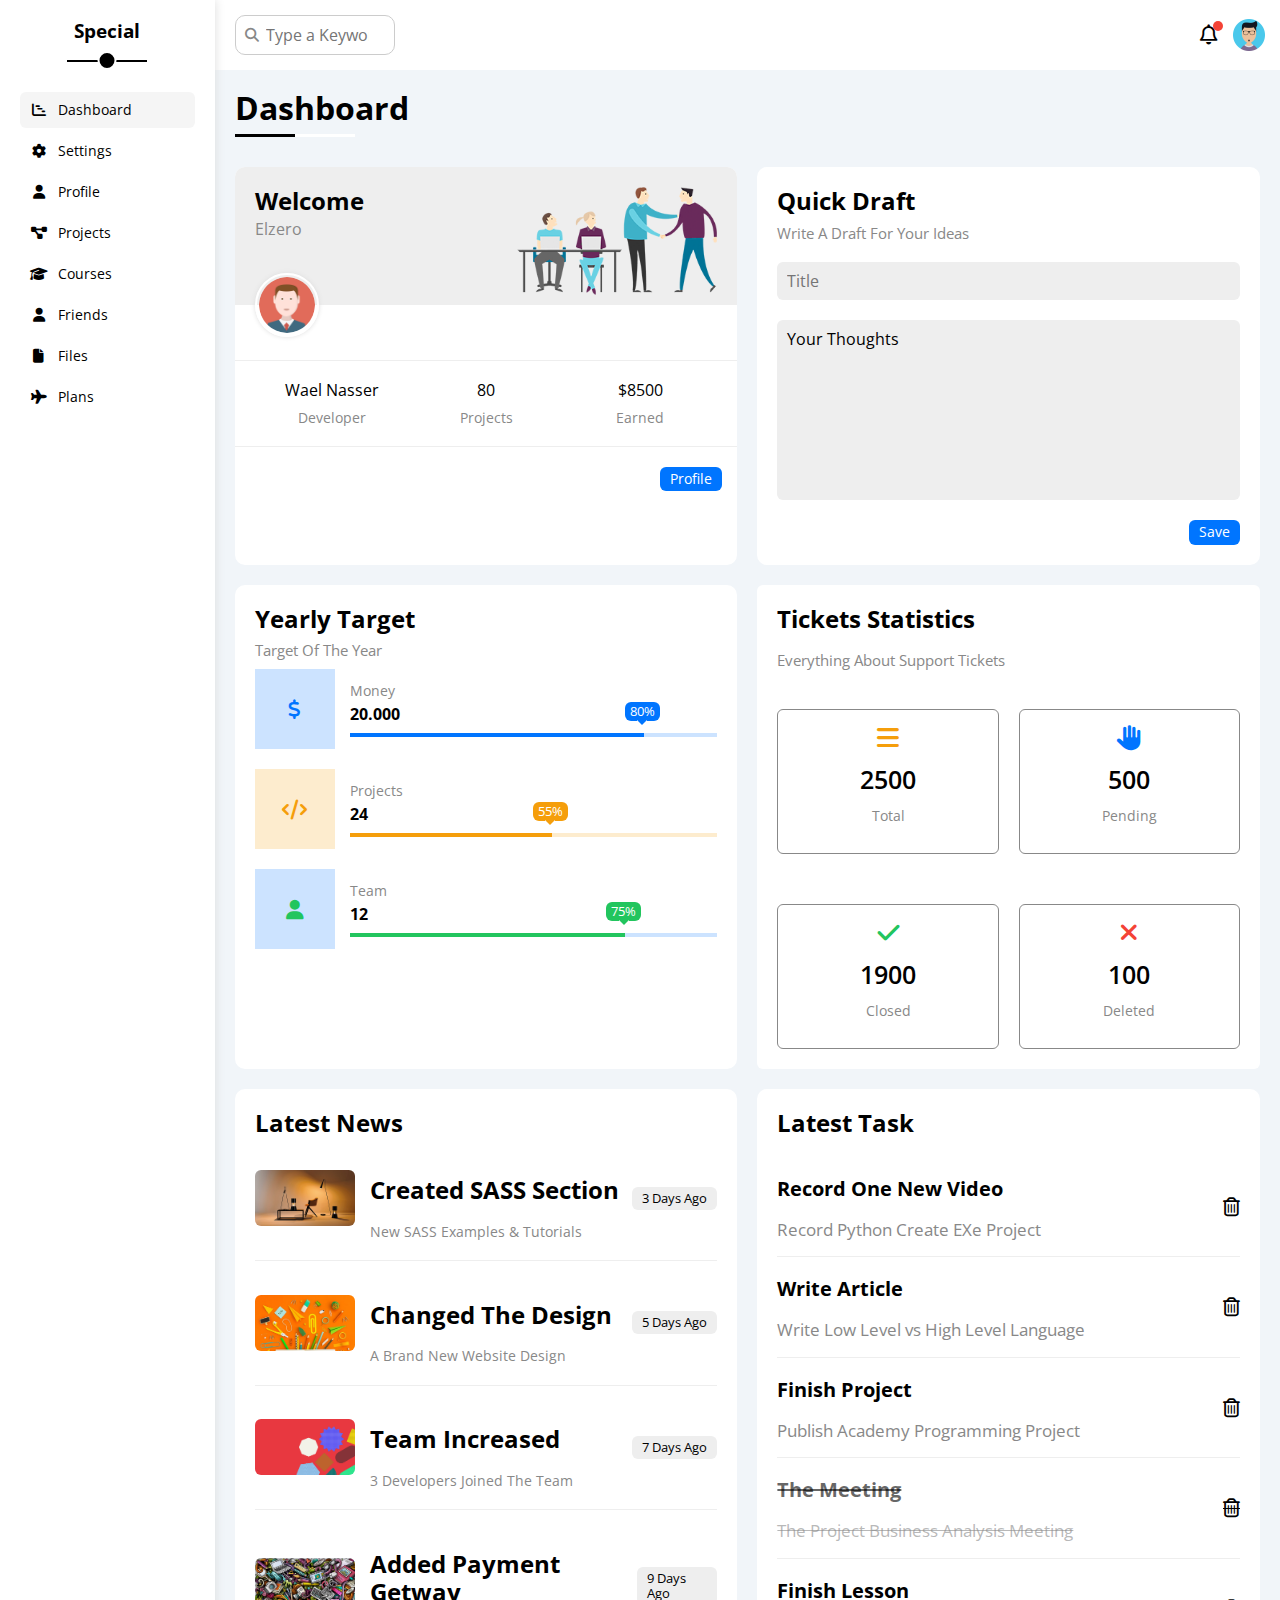
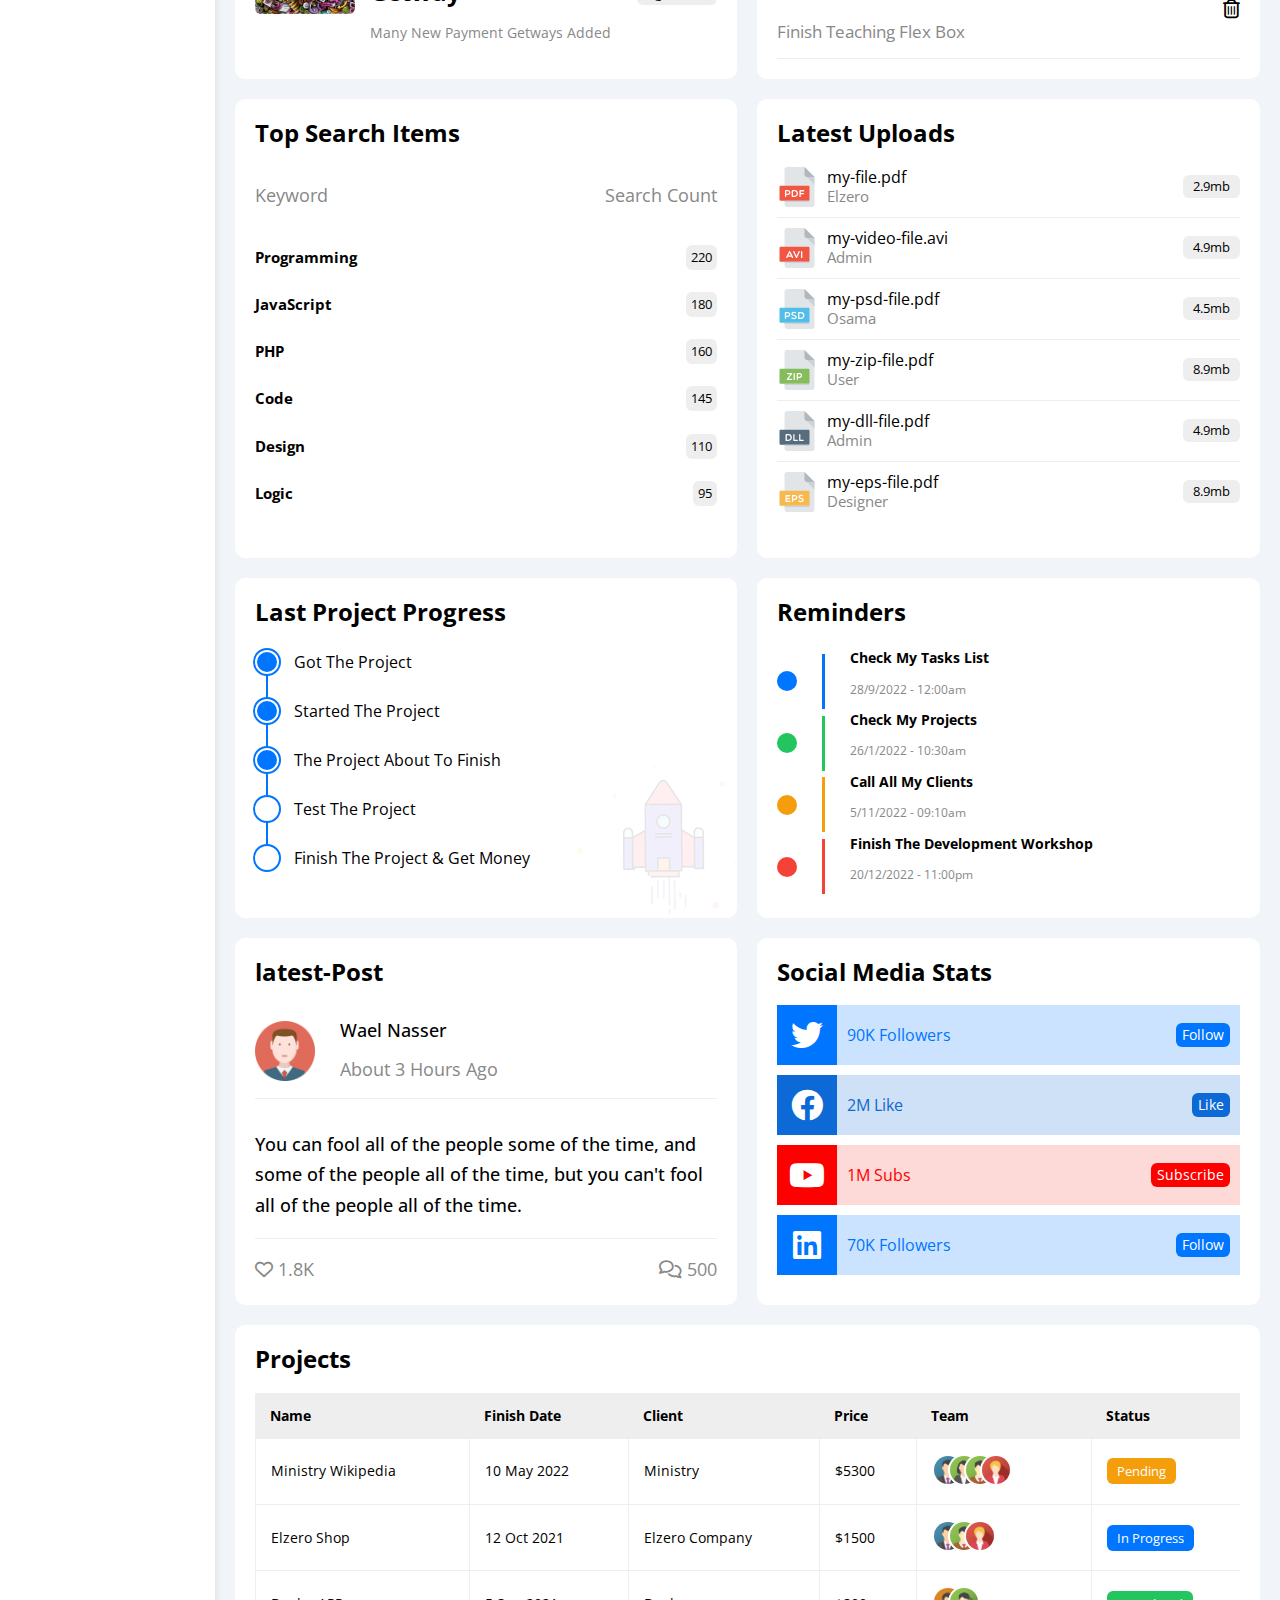
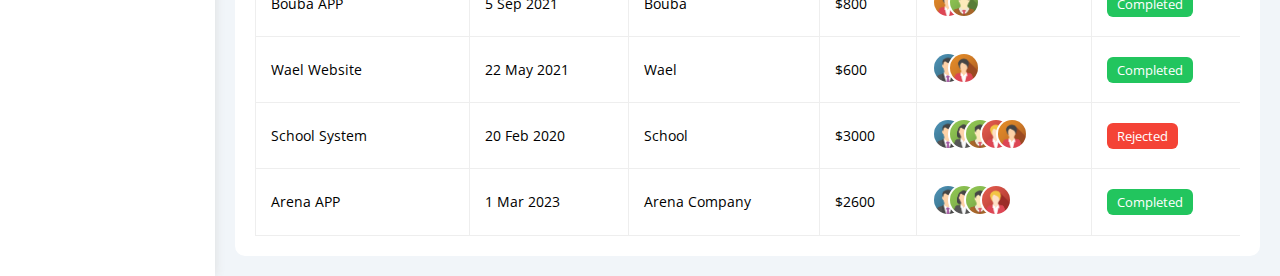
<file: index.html>
<!DOCTYPE html>
<html lang="en">

<head>
    <meta charset="UTF-8">
    <meta http-equiv="X-UA-Compatible" content="IE=edge">
    <meta name="viewport" content="width=device-width, initial-scale=1.0">
    <link rel="stylesheet" href="Design/Dashboard.css">
    <link rel="stylesheet" href="Design/Framework.css">
    <link rel="stylesheet" href="Design/normalize.css">
    <link rel="stylesheet" href="Design/all.min.css">
    <link rel="preconnect" href="https://fonts.googleapis.com">
    <link rel="preconnect" href="https://fonts.gstatic.com" crossorigin>
    <link href="https://fonts.googleapis.com/css2?family=Open+Sans:wght@200;300;400;500;600;800&display=swap"
        rel="stylesheet">
    <title>Dashboard</title>
</head>

<body>
    <div class="page d-flex">
        <div class="sidebar bg-white p-20 p-relative">
            <h3 class="mt-0 p-relative txt-c">Special</h3>
            <ul>
                <li>
                    <a class="active d-flex align-center fs-14 c-black rad-6 p-10" href="index.html">
                        <i class="fa-solid fa-chart-gantt fa-fw"></i>
                        <span>Dashboard</span>
                    </a>
                </li>
                <li>
                    <a class="d-flex align-center fs-14 c-black rad-6 p-10" href="settings.html">
                        <i class="fa-solid fa-gear fa-fw"></i>
                        <span>Settings</span>
                    </a>
                </li>
                <li>
                    <a class="d-flex align-center fs-14 c-black rad-6 p-10" href="profile.html">
                        <i class="fa-solid fa-user fa-fw"></i>
                        <span>Profile</span>
                    </a>
                </li>
                <li>
                    <a class="d-flex align-center fs-14 c-black rad-6 p-10" href="projects.html">
                        <i class="fa-sharp fa-solid fa-diagram-project fa-fw"></i>
                        <span>Projects</span>
                    </a>
                </li>
                <li>
                    <a class="d-flex align-center fs-14 c-black rad-6 p-10" href="courses.html">
                        <i class="fa-solid fa-graduation-cap fa-fw"></i>
                        <span>Courses</span>
                    </a>
                </li>
                <li>
                    <a class="d-flex align-center fs-14 c-black rad-6 p-10" href="friends.html">
                        <i class="fa-solid fa-user fa-fw"></i>
                        <span>Friends</span>
                    </a>
                </li>
                <li>
                    <a class="d-flex align-center fs-14 c-black rad-6 p-10" href="file.html">
                        <i class="fa-solid fa-file fa-fw"></i>
                        <span>Files</span>
                    </a>
                </li>
                <li>
                    <a class="d-flex align-center fs-14 c-black rad-6 p-10" href="plans.html">
                        <i class="fa-solid fa-plane fa-fw"></i>
                        <span>Plans</span>
                    </a>
                </li>
            </ul>
        </div>
        <div class="content w-full">
            <!-- Start Header -->
            <div class="head bg-white p-15 between-flex">
                <div class="search p-relative">
                    <input class="p-10" type="search" placeholder="Type a Keyword">
                </div>
                <div class="icons d-flex align-center">
                    <span class="notification p-relative">
                        <i class="fa-regular fa-bell fa-lg"></i>
                    </span>
                    <img src="Imgs/avatar-computer-icons-user-profile-business-user-avatar-a06364544a97dec7f9b1c12bd642a6db.png"
                        alt="">
                </div>
            </div>
            <!-- End Header -->
            <h1 class="p-relative">Dashboard</h1>
            <div class="wrapper d-grid gap-20">
                <!-- Start Welcome Widget -->
                <div class="welcome bg-white rad-10 txt-c-mobile block-mobile">
                    <div class="intro p-20 d-flex space-between bg-eee">
                        <div>
                            <h2 class="m-0">Welcome</h2>
                            <p class="c-grey mt-5">Elzero</p>
                        </div>
                        <img class="hide-mobile" src="Imgs/welcome.png" alt="">
                    </div>
                    <img src="Imgs/avatar.png" alt="" class="avatar">
                    <div class="body txt-c d-flex p-20 mt-20 mb-20 block-mobile">
                        <div>Wael Nasser <span class="d-block c-grey fs-14 mt-10">Developer</span></div>
                        <div>80 <spa class="d-block c-grey fs-14 mt-10">Projects</span></div>
                        <div>$8500 <span class="d-block c-grey fs-14 mt-10">Earned</span></div>
                    </div>
                    <a href="profile.html" class="visit d-block fs-14 bg-blue c-white w-fit btn-shape">Profile</a>
                </div>
                <!-- End Welcome Widget -->
                <!-- Start Quick Draft -->
                <div class="quick p-20 bg-white rad-10">
                    <h2 class="mt-0 mb-10">Quick Draft</h2>
                    <p class="mt-0 mb-20 c-grey fs-15">Write A Draft For Your Ideas</p>
                    <form action="">
                        <input class="d-block mb-20 w-full p-10 b-none bg-eee rad-6" type="text" placeholder="Title">
                        <textarea class="d-block mb-20 w-full p-10 b-none bg-eee rad-6">Your Thoughts</textarea>
                        <input type="submit" value="Save"
                            class="save d-block fs-14 bg-blue c-white b-none w-fit btn-shape">
                    </form>
                </div>
                <!-- End Quick Draft -->
                <!-- Start Yearly Target -->
                <div class="target p-20 bg-white rad-10">
                    <h2 class="mt-0 mb-10">Yearly Target</h2>
                    <p class="mt-0 mb-10 fs-15 c-grey">Target Of The Year</p>
                    <div class="target-row mb-20 blue d-flex align-center">
                        <div class="icon center-flex">
                            <i class="fa-solid fa-dollar-sign fa-lg c-blue"></i>
                        </div>
                        <div class="details">
                            <span class="fs-14 c-grey">Money</span>
                            <span class="d-block mt-5 mb-10 fw-bold">20.000</span>
                            <div class="progress p-relative">
                                <span class="bg-blue blue" style="width: 80%;">
                                    <span class="bg-blue">80%</span>
                                </span>
                            </div>
                        </div>
                    </div>
                    <div class="target-row mb-20 blue d-flex align-center orange">
                        <div class="icon center-flex">
                            <i class="fa-solid fa-code fa-lg c-orange"></i>
                        </div>
                        <div class="details">
                            <span class="fs-14 c-grey">Projects</span>
                            <span class="d-block mt-5 mb-10 fw-bold">24</span>
                            <div class="progress p-relative">
                                <span class="bg-orange orange" style="width: 55%;">
                                    <span class="bg-orange">55%</span>
                                </span>
                            </div>
                        </div>
                    </div>
                    <div class="target-row mb-20 blue d-flex align-center">
                        <div class="icon center-flex">
                            <i class="fa-solid fa-user fa-lg c-green"></i>
                        </div>
                        <div class="details">
                            <span class="fs-14 c-grey">Team</span>
                            <span class="d-block mt-5 mb-10 fw-bold">12</span>
                            <div class="progress p-relative">
                                <span class="bg-green green" style="width: 75%;">
                                    <span class="bg-green">75%</span>
                                </span>
                            </div>
                        </div>
                    </div>
                </div>
                <!-- End Yearly Target -->
                <!-- Start Ticket -->
                <div class="ticket p-20 bg-white rad-6 p-relative">
                    <div class="text">
                        <h2 class="mt-0 ">Tickets Statistics</h2>
                        <p class="mt-0 mb-10 fs-15 c-grey">Everything About Support Tickets</p>
                    </div>
                    <div class="grided">
                        <div class="card">
                            <i class="fa-solid fa-bars fa-2x" style="color: #f59e0b;"></i>
                            <span class="d-block">2500</span>
                            <p>Total</p>
                        </div>
                        <div class="card">
                            <i class="fa-solid fa-hand fa-2x" style="color: #0075ff;"></i>
                            <span class="d-block">500</span>
                            <p>Pending</p>
                        </div>
                        <div class="card">
                            <i class="fa-solid fa-check fa-2x" style="color: #22c55e;"></i>
                            <span class="d-block">1900</span>
                            <p>Closed</p>
                        </div>
                        <div class="card">
                            <i class="fa-solid fa-xmark fa-2x" style="color:#f44336;"></i>
                            <span class="d-block">100</span>
                            <p>Deleted</p>
                        </div>
                    </div>
                </div>
                <!-- End Ticket -->
                <!-- Start Latest News -->
                <div class="latest-news p-20 bg-white rad-10 txt-c-mobile">
                    <h2 class="mt-0 mb-20">Latest News</h2>
                    <div class="news-row d-flex align-center">
                        <img src="Imgs/news-01.png" alt="">
                        <div class="info">
                            <h2>Created SASS Section</h2>
                            <p class="m-0 fs-14 c-grey">New SASS Examples & Tutorials</p>
                        </div>
                        <div class="btn-shape bg-eee fs-13 label">3 Days Ago</div>
                    </div>
                    <div class="news-row d-flex align-center">
                        <img src="Imgs/news-02.png" alt="">
                        <div class="info">
                            <h2>Changed The Design</h2>
                            <p class="m-0 fs-14 c-grey">A Brand New Website Design</p>
                        </div>
                        <div class="btn-shape bg-eee fs-13 label">5 Days Ago</div>
                    </div>
                    <div class="news-row d-flex align-center">
                        <img src="Imgs/news-03.png" alt="">
                        <div class="info">
                            <h2>Team Increased</h2>
                            <p class="m-0 fs-14 c-grey">3 Developers Joined The Team</p>
                        </div>
                        <div class="btn-shape bg-eee fs-13 label">7 Days Ago</div>
                    </div>
                    <div class="news-row d-flex align-center">
                        <img src="Imgs/news-04.png" alt="">
                        <div class="info">
                            <h2>Added Payment Getway</h2>
                            <p class="m-0 fs-14 c-grey">Many New Payment Getways Added</p>
                        </div>
                        <div class="btn-shape bg-eee fs-13 label">9 Days Ago</div>
                    </div>
                </div>
                <!-- End Latest News -->
                <!-- Start Latest Task -->
                <div class="latest-task bg-white rad-10 p-20">
                    <h2 class="mt-0 mb-20">Latest Task</h2>
                    <div class="task-row">
                        <div class="text">
                            <h3>Record One New Video</h3>
                            <p>Record Python Create EXe Project</p>
                        </div>
                        <i class="fa-regular fa-trash-can fa-2x"></i>
                    </div>
                    <div class="task-row">
                        <div class="text">
                            <h3>Write Article</h3>
                            <p>Write Low Level vs High Level Language</p>
                        </div>
                        <i class="fa-regular fa-trash-can fa-2x"></i>
                    </div>
                    <div class="task-row">
                        <div class="text">
                            <h3>Finish Project</h3>
                            <p>Publish Academy Programming Project</p>
                        </div>
                        <i class="fa-regular fa-trash-can fa-2x"></i>
                    </div>
                    <div class="task-row">
                        <div class="text del">
                            <h3><del>The Meeting</del></h3>
                            <p><del>The Project Business Analysis Meeting</del></p>
                        </div>
                        <i class="fa-regular fa-trash-can fa-2x done"></i>
                    </div>
                    <div class="task-row">
                        <div class="text">
                            <h3>Finish Lesson</h3>
                            <p>Finish Teaching Flex Box</p>
                        </div>
                        <i class="fa-regular fa-trash-can fa-2x"></i>
                    </div>
                </div>
                <!-- End Latest Task -->
                <!-- Start Top Search -->
                <div class="top-search bg-white p-20 rad-10">
                    <h2 class="mt-0 mb-20">Top Search Items</h2>
                    <div class="category between-flex mb-10">
                        <h3 class="fs-18 c-grey fw-normal">Keyword</h3>
                        <p class="fs-18 c-grey">Search Count</p>
                    </div>
                    <div class="search-row between-flex">
                        <h3 class="fs-15 c-black">Programming</h3>
                        <span class="fs-13">220</span>
                    </div>
                    <div class="search-row between-flex">
                        <h3 class="fs-15 c-black">JavaScript</h3>
                        <span class="fs-13">180</span>
                    </div>
                    <div class="search-row between-flex">
                        <h3 class="fs-15 c-black">PHP</h3>
                        <span class="fs-13">160</span>
                    </div>
                    <div class="search-row between-flex">
                        <h3 class="fs-15 c-black">Code</h3>
                        <span class="fs-13">145</span>
                    </div>
                    <div class="search-row between-flex">
                        <h3 class="fs-15">Design</h3>
                        <span class="fs-13">110</span>
                    </div>
                    <div class="search-row between-flex">
                        <h3 class="fs-15 c-black">Logic</h3>
                        <span class="fs-13">95</span>
                    </div>
                </div>
                <!-- End Top Search -->
                <!-- Start Latest Upload -->
                <div class="latest-upload p-20 bg-white rad-10">
                    <h2 class="mt-0 mb-20">Latest Uploads</h2>
                    <ul class="mt-0">
                        <li class="between-flex mb-10 pb-10">
                            <div class="d-block align-center">
                                <img class="mr-10" src="Imgs/pdf.svg" alt="">
                                <div>
                                    <span class="d-block">my-file.pdf</span>
                                    <span class="fs-15 c-grey">Elzero</span>
                                </div>
                            </div>
                            <div class="bg-eee btn-shape fs-13">
                                2.9mb
                            </div>
                        </li>
                        <li class="between-flex mb-10 pb-10">
                            <div class="d-block align-center">
                                <img class="mr-10" src="Imgs/avi.svg" alt="">
                                <div>
                                    <span class="d-block">my-video-file.avi</span>
                                    <span class="fs-15 c-grey">Admin</span>
                                </div>
                            </div>
                            <div class="bg-eee btn-shape fs-13">
                                4.9mb
                            </div>
                        </li>
                        <li class="between-flex mb-10 pb-10">
                            <div class="d-block align-center">
                                <img class="mr-10" src="Imgs/psd.svg" alt="">
                                <div>
                                    <span class="d-block">my-psd-file.pdf</span>
                                    <span class="fs-15 c-grey">Osama</span>
                                </div>
                            </div>
                            <div class="bg-eee btn-shape fs-13">
                                4.5mb
                            </div>
                        </li>
                        <li class="between-flex mb-10 pb-10">
                            <div class="d-block align-center">
                                <img class="mr-10" src="Imgs/zip.svg" alt="">
                                <div>
                                    <span class="d-block">my-zip-file.pdf</span>
                                    <span class="fs-15 c-grey">User</span>
                                </div>
                            </div>
                            <div class="bg-eee btn-shape fs-13">
                                8.9mb
                            </div>
                        </li>
                        <li class="between-flex mb-10 pb-10">
                            <div class="d-block align-center">
                                <img class="mr-10" src="Imgs/dll.svg" alt="">
                                <div>
                                    <span class="d-block">my-dll-file.pdf</span>
                                    <span class="fs-15 c-grey">Admin</span>
                                </div>
                            </div>
                            <div class="bg-eee btn-shape fs-13">
                                4.9mb
                            </div>
                        </li>
                        <li class="between-flex mb-10 pb-10">
                            <div class="d-block align-center">
                                <img class="mr-10" src="Imgs/eps.svg" alt="">
                                <div>
                                    <span class="d-block">my-eps-file.pdf</span>
                                    <span class="fs-15 c-grey">Designer</span>
                                </div>
                            </div>
                            <div class="bg-eee btn-shape fs-13">
                                8.9mb
                            </div>
                        </li>
                    </ul>
                </div>
                <!-- End Latest Upload -->
                <!-- Start last-project -->
                <div class="last-project p-20 bg-white rad-10 p-relative">
                    <h2 class="mt-0 mb-20">Last Project Progress</h2>
                    <ul class="m-0 p-relative">
                        <li class="mt-25 d-flex align-center done">Got The Project</li>
                        <li class="mt-25 d-flex align-center done">Started The Project</li>
                        <li class="mt-25 d-flex align-center done">The Project About To Finish</li>
                        <li class="mt-25 d-flex align-center current">Test The Project</li>
                        <li class="mt-25 d-flex align-center">Finish The Project & Get Money</li>
                    </ul>
                    <img class="launch-icon hide-mobile" src="Imgs/project.png" alt="" />
                    <!-- End last-project -->
                </div>
                <!-- Start Reminder -->
                <div class="reminder p-20 bg-white rad-10 p-relative">
                    <h2 class="mt-0 mb-25">Reminders</h2>
                    <div class="reminder-row">
                        <span class="circle bg-blue"></span>
                        <span class="line bg-blue"></span>
                        <div class="text">
                            <h3>Check My Tasks List</h3>
                            <h4>28/9/2022 - 12:00am</h4>
                        </div>
                    </div>
                    <div class="reminder-row">
                        <span class="circle bg-green"></span>
                        <span class="line bg-green"></span>
                        <div class="text">
                            <h3>Check My Projects</h3>
                            <h4>26/1/2022 - 10:30am</h4>
                        </div>
                    </div>
                    <div class="reminder-row">
                        <span class="circle bg-orange"></span>
                        <span class="line bg-orange"></span>
                        <div class="text">
                            <h3>Call All My Clients</h3>
                            <h4>5/11/2022 - 09:10am</h4>
                        </div>
                    </div>
                    <div class="reminder-row">
                        <span class="circle bg-red"></span>
                        <span class="line bg-red"></span>
                        <div class="text">
                            <h3>Finish The Development Workshop</h3>
                            <h4>20/12/2022 - 11:00pm</h4>
                        </div>
                    </div>
                </div>
                <!-- End Reminder -->
                <!-- Start Latest Post -->
                <div class="latest-post bg-white rad-10 p-20">
                    <h2 class="mt-0 mb-20">latest-Post</h2>
                    <div class="personal-info">
                        <img src="Imgs/avatar.png" alt="">
                        <div class="info">
                            <h2>Wael Nasser</h2>
                            <p>About 3 Hours Ago</p>
                        </div>
                    </div>
                    <div class="post">
                        <p> You can fool all of the people some of the time, and some of the people all of the time, but
                            you can't
                            fool all of the people all of the time.
                        </p>
                    </div>
                    <div class="reach">
                        <div class="one">
                            <i class="fa-regular fa-heart"></i>
                            <span>1.8K</span>
                        </div>
                        <div class="two">
                            <i class="fa-regular fa-comments"></i>
                            <span>500</span>
                        </div>
                    </div>
                </div>
                <!-- End Latest Post -->
                <!-- Start Social Media Stats -->
                <div class="social-media p-20 bg-white rad-10">
                    <h2 class="mt-0 mb-20">Social Media Stats</h2>
                    <div class="social-row one">
                        <div class="social">
                            <i class="fa-brands fa-twitter fa-2x c-white center-flex bg-blue"></i>
                            <span class="c-blue">90K Followers</span>
                        </div>
                        <button class="bg-blue">Follow</button>
                    </div>
                    <div class="social-row two">
                        <div class="social">
                            <i class="fa-brands fa-facebook fa-2x c-white center-flex bg-alt-blue"></i>
                            <span class="c-alt-blue">2M Like</span>
                        </div>
                        <button class="bg-alt-blue">Like</button>
                    </div>
                    <div class="social-row three">
                        <div class="social">
                            <i class="fa-brands fa-youtube fa-2x c-white center-flex bg-red-alt"></i>
                            <span class="c-red">1M Subs</span>
                        </div>
                        <button class="bg-red-alt">Subscribe</button>
                    </div>
                    <div class="social-row four">
                        <div class="social">
                            <i class="fa-brands fa-linkedin fa-2x c-white center-flex bg-blue"></i>
                            <span class="c-blue">70K Followers</span>
                        </div>
                        <button class="bg-blue">Follow</button>
                    </div>
                </div>
                <!-- End Social Media Stats -->
            </div>
            <!-- Start Projects Table-->
            <div class="projects rad-10 bg-white p-20 m-20">
                <h2 class="mt-0 mb-20">Projects</h2>
                <div class="responsive-table">
                    <table class="fs-14 w-full">
                        <thead>
                            <tr>
                                <td>Name</td>
                                <td>Finish Date</td>
                                <td>Client</td>
                                <td>Price</td>
                                <td>Team</td>
                                <td>Status</td>
                            </tr>
                        </thead>
                        <tbody>
                            <tr>
                                <td>Ministry Wikipedia</td>
                                <td>10 May 2022</td>
                                <td>Ministry</td>
                                <td>$5300</td>
                                <td>
                                    <img src="Imgs/team-01.png" alt="">
                                    <img src="Imgs/team-02.png" alt="">
                                    <img src="Imgs/team-03.png" alt="">
                                    <img src="Imgs/team-05.png" alt="">
                                </td>
                                <td><span class="label btn-shape bg-orange c-white">Pending</span></td>
                            </tr>
                            <tr>
                                <td>Elzero Shop</td>
                                <td>12 Oct 2021</td>
                                <td>Elzero Company</td>
                                <td>$1500</td>
                                <td>
                                    <img src="Imgs/team-01.png" alt="">
                                    <img src="Imgs/team-03.png" alt="">
                                    <img src="Imgs/team-05.png" alt="">
                                </td>
                                <td><span class="label btn-shape bg-blue c-white">In Progress</span></td>
                            </tr>
                            <tr>
                                <td>Bouba APP</td>
                                <td>5 Sep 2021</td>
                                <td>Bouba</td>
                                <td>$800</td>
                                <td>
                                    <img src="Imgs/team-04.png" alt="">
                                    <img src="Imgs/team-03.png" alt="">
                                </td>
                                <td><span class="label btn-shape bg-green c-white">Completed</span></td>
                            </tr>
                            <tr>
                                <td>Wael Website</td>
                                <td>22 May 2021</td>
                                <td>Wael</td>
                                <td>$600</td>
                                <td>
                                    <img src="Imgs/team-01.png" alt="">
                                    <img src="Imgs/team-04.png" alt="">
                                </td>
                                <td><span class="label btn-shape bg-green c-white">Completed</span></td>
                            </tr>
                            <tr>
                                <td>School System</td>
                                <td>20 Feb 2020</td>
                                <td>School</td>
                                <td>$3000</td>
                                <td>
                                    <img src="Imgs/team-01.png" alt="">
                                    <img src="Imgs/team-02.png" alt="">
                                    <img src="Imgs/team-03.png" alt="">
                                    <img src="Imgs/team-05.png" alt="">
                                    <img src="Imgs/team-04.png" alt="">
                                </td>
                                <td><span class="label btn-shape bg-red c-white">Rejected</span></td>
                            </tr>
                            <tr>
                                <td>Arena APP</td>
                                <td>1 Mar 2023</td>
                                <td>Arena Company</td>
                                <td>$2600</td>
                                <td>
                                    <img src="Imgs/team-01.png" alt="">
                                    <img src="Imgs/team-02.png" alt="">
                                    <img src="Imgs/team-03.png" alt="">
                                    <img src="Imgs/team-05.png" alt="">
                                </td>
                                <td><span class="label btn-shape bg-green c-white">Completed</span></td>
                            </tr>
                        </tbody>
                    </table>
                </div>
            </div>
            <!-- End Projects Table-->
        </div>
    </div>
</body>

</html>
</file>
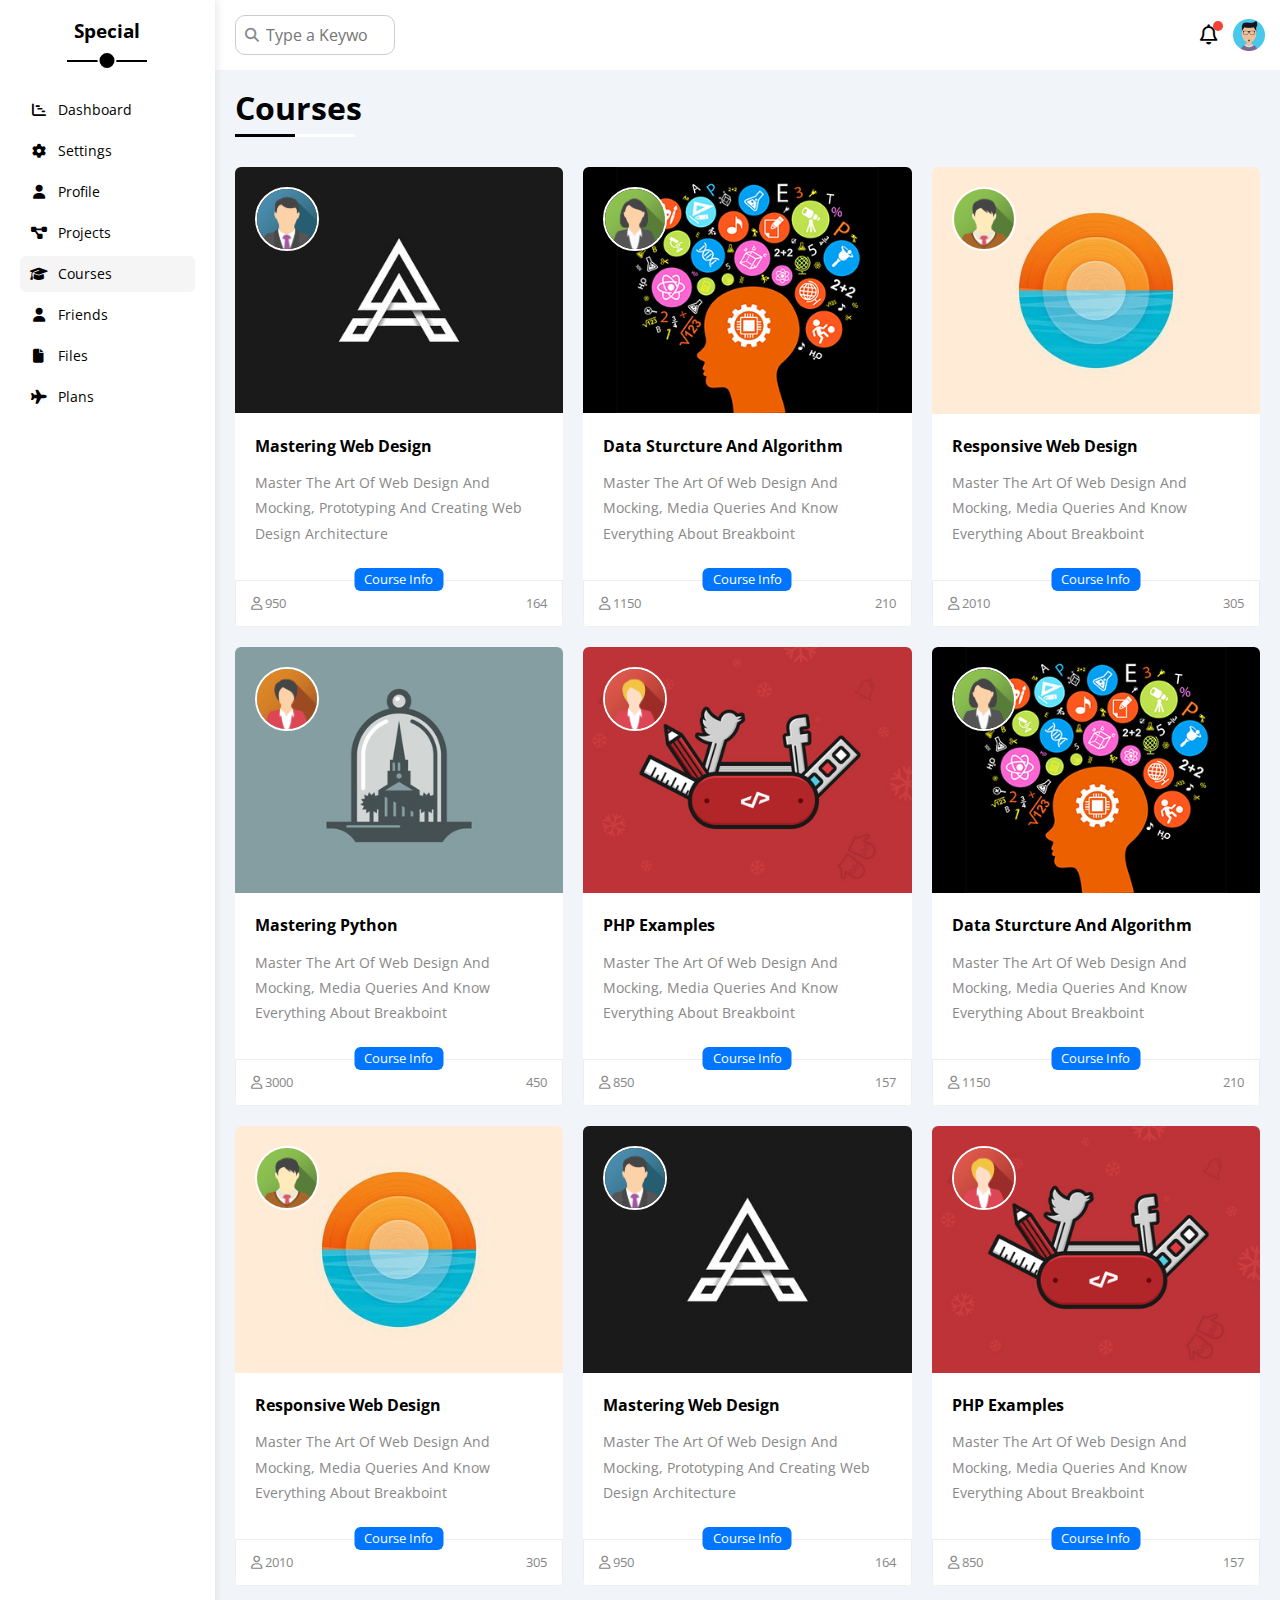
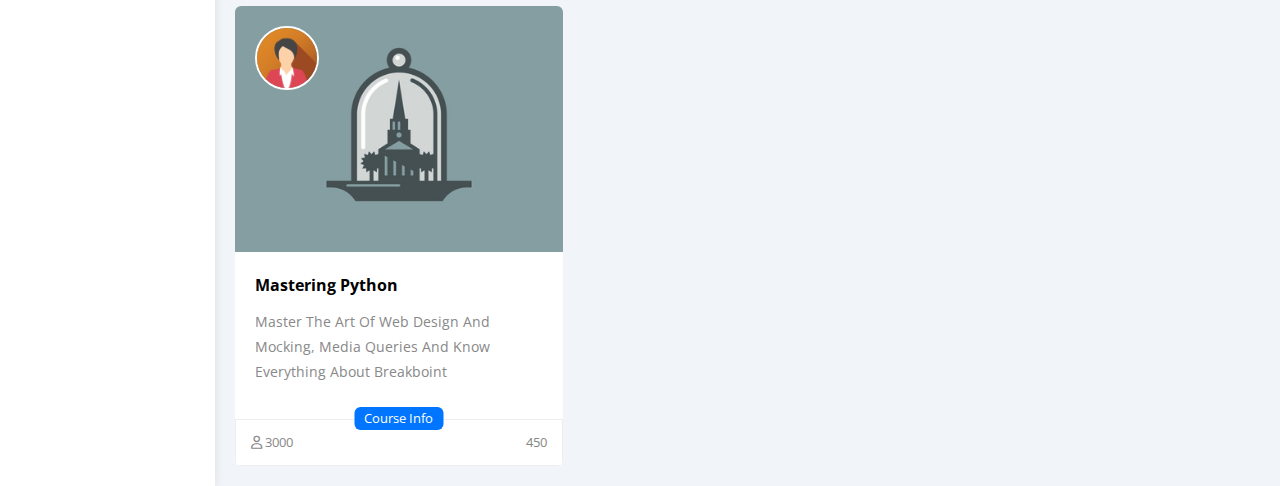
<file: Courses.html>
<!DOCTYPE html>
<html lang="en">

<head>
    <meta charset="UTF-8">
    <meta http-equiv="X-UA-Compatible" content="IE=edge">
    <meta name="viewport" content="width=device-width, initial-scale=1.0">
    <link rel="stylesheet" href="Design/Dashboard.css">
    <link rel="stylesheet" href="Design/Framework.css">
    <link rel="stylesheet" href="Design/normalize.css">
    <link rel="stylesheet" href="Design/all.min.css">
    <link rel="preconnect" href="https://fonts.googleapis.com">
    <link rel="preconnect" href="https://fonts.gstatic.com" crossorigin>
    <link href="https://fonts.googleapis.com/css2?family=Open+Sans:wght@200;300;400;500;600;800&display=swap"
        rel="stylesheet">
    <title>Courses</title>
</head>

<body>
    <div class="page d-flex">
        <div class="sidebar bg-white p-20 p-relative">
            <h3 class="mt-0 p-relative txt-c">Special</h3>
            <ul>
                <li>
                    <a class="d-flex align-center fs-14 c-black rad-6 p-10" href="index.html">
                        <i class="fa-solid fa-chart-gantt fa-fw"></i>
                        <span>Dashboard</span>
                    </a>
                </li>
                <li>
                    <a class="d-flex align-center fs-14 c-black rad-6 p-10" href="settings.html">
                        <i class="fa-solid fa-gear fa-fw"></i>
                        <span>Settings</span>
                    </a>
                </li>
                <li>
                    <a class="d-flex align-center fs-14 c-black rad-6 p-10" href="profile.html">
                        <i class="fa-solid fa-user fa-fw"></i>
                        <span>Profile</span>
                    </a>
                </li>
                <li>
                    <a class="d-flex align-center fs-14 c-black rad-6 p-10" href="projects.html">
                        <i class="fa-sharp fa-solid fa-diagram-project fa-fw"></i>
                        <span>Projects</span>
                    </a>
                </li>
                <li>
                    <a class="active d-flex align-center fs-14 c-black rad-6 p-10" href="courses.html">
                        <i class="fa-solid fa-graduation-cap fa-fw"></i>
                        <span>Courses</span>
                    </a>
                </li>
                <li>
                    <a class="d-flex align-center fs-14 c-black rad-6 p-10" href="friends.html">
                        <i class="fa-solid fa-user fa-fw"></i>
                        <span>Friends</span>
                    </a>
                </li>
                <li>
                    <a class="d-flex align-center fs-14 c-black rad-6 p-10" href="file.html">
                        <i class="fa-solid fa-file fa-fw"></i>
                        <span>Files</span>
                    </a>
                </li>
                <li>
                    <a class="d-flex align-center fs-14 c-black rad-6 p-10" href="plans.html">
                        <i class="fa-solid fa-plane fa-fw"></i>
                        <span>Plans</span>
                    </a>
                </li>
            </ul>
        </div>
        <div class="content w-full">
            <!-- Start Header -->
            <div class="head bg-white p-15 between-flex">
                <div class="search p-relative">
                    <input class="p-10" type="search" placeholder="Type a Keyword">
                </div>
                <div class="icons d-flex align-center">
                    <span class="notification p-relative">
                        <i class="fa-regular fa-bell fa-lg"></i>
                    </span>
                    <img src="Imgs/avatar-computer-icons-user-profile-business-user-avatar-a06364544a97dec7f9b1c12bd642a6db.png"
                        alt="">
                </div>
            </div>
            <!-- End Header -->
            <h1 class="p-relative">Courses</h1>
            <div class="courses-page d-grid m-20 gap-20">
                <div class="course bg-white p-relative rad-6">
                    <img class="cover" src="Imgs/course-01.jpg" alt="">
                    <img src="Imgs/team-01.png" alt="" class="insturctor">
                    <div class="p-20">
                        <h4 class="m-0">Mastering Web Design</h4>
                        <p class="description c-grey mt-15 fs-14">
                            Master The Art Of Web Design And Mocking, Prototyping And Creating Web Design Architecture
                        </p>
                    </div>
                    <div class="info p-15 p-relative between-flex">
                        <span class="title bg-blue c-white btn-shape">Course Info</span>
                        <span class="c-grey">
                            <i class="fa-regular fa-user"></i>
                            950
                        </span>
                        <span class="c-grey">
                            <i class="fa-solid fa-Dollar-sign"></i>
                            164
                        </span>
                    </div>
                </div>
                <div class="course bg-white p-relative rad-6">
                    <img class="cover" src="Imgs/course-02.jpg" alt="">
                    <img src="Imgs/team-02.png" alt="" class="insturctor">
                    <div class="p-20">
                        <h4 class="m-0">Data Sturcture And Algorithm</h4>
                        <p class="description c-grey mt-15 fs-14">
                            Master The Art Of Web Design And Mocking, Media Queries And Know Everything About Breakboint
                        </p>
                    </div>
                    <div class="info p-15 p-relative between-flex">
                        <span class="title bg-blue c-white btn-shape">Course Info</span>
                        <span class="c-grey">
                            <i class="fa-regular fa-user"></i>
                            1150
                        </span>
                        <span class="c-grey">
                            <i class="fa-solid fa-Dollar-sign"></i>
                            210
                        </span>
                    </div>
                </div>
                <div class="course bg-white p-relative rad-6">
                    <img class="cover" src="Imgs/course-03.jpg" alt="">
                    <img src="Imgs/team-03.png" alt="" class="insturctor">
                    <div class="p-20">
                        <h4 class="m-0">Responsive Web Design</h4>
                        <p class="description c-grey mt-15 fs-14">
                            Master The Art Of Web Design And Mocking, Media Queries And Know Everything About Breakboint
                        </p>
                    </div>
                    <div class="info p-15 p-relative between-flex">
                        <span class="title bg-blue c-white btn-shape">Course Info</span>
                        <span class="c-grey">
                            <i class="fa-regular fa-user"></i>
                            2010
                        </span>
                        <span class="c-grey">
                            <i class="fa-solid fa-Dollar-sign"></i>
                            305
                        </span>
                    </div>
                </div>
                <div class="course bg-white p-relative rad-6">
                    <img class="cover" src="Imgs/course-04.jpg" alt="">
                    <img src="Imgs/team-04.png" alt="" class="insturctor">
                    <div class="p-20">
                        <h4 class="m-0">Mastering Python</h4>
                        <p class="description c-grey mt-15 fs-14">
                            Master The Art Of Web Design And Mocking, Media Queries And Know Everything About Breakboint
                        </p>
                    </div>
                    <div class="info p-15 p-relative between-flex">
                        <span class="title bg-blue c-white btn-shape">Course Info</span>
                        <span class="c-grey">
                            <i class="fa-regular fa-user"></i>
                            3000
                        </span>
                        <span class="c-grey">
                            <i class="fa-solid fa-Dollar-sign"></i>
                            450
                        </span>
                    </div>
                </div>
                <div class="course bg-white p-relative rad-6">
                    <img class="cover" src="Imgs/course-05.jpg" alt="">
                    <img src="Imgs/team-05.png" alt="" class="insturctor">
                    <div class="p-20">
                        <h4 class="m-0">PHP Examples</h4>
                        <p class="description c-grey mt-15 fs-14">
                            Master The Art Of Web Design And Mocking, Media Queries And Know Everything About Breakboint
                        </p>
                    </div>
                    <div class="info p-15 p-relative between-flex">
                        <span class="title bg-blue c-white btn-shape">Course Info</span>
                        <span class="c-grey">
                            <i class="fa-regular fa-user"></i>
                            850
                        </span>
                        <span class="c-grey">
                            <i class="fa-solid fa-Dollar-sign"></i>
                            157
                        </span>
                    </div>
                </div>
                <div class="course bg-white p-relative rad-6">
                    <img class="cover" src="Imgs/course-02.jpg" alt="">
                    <img src="Imgs/team-02.png" alt="" class="insturctor">
                    <div class="p-20">
                        <h4 class="m-0">Data Sturcture And Algorithm</h4>
                        <p class="description c-grey mt-15 fs-14">
                            Master The Art Of Web Design And Mocking, Media Queries And Know Everything About Breakboint
                        </p>
                    </div>
                    <div class="info p-15 p-relative between-flex">
                        <span class="title bg-blue c-white btn-shape">Course Info</span>
                        <span class="c-grey">
                            <i class="fa-regular fa-user"></i>
                            1150
                        </span>
                        <span class="c-grey">
                            <i class="fa-solid fa-Dollar-sign"></i>
                            210
                        </span>
                    </div>
                </div>
                <div class="course bg-white p-relative rad-6">
                    <img class="cover" src="Imgs/course-03.jpg" alt="">
                    <img src="Imgs/team-03.png" alt="" class="insturctor">
                    <div class="p-20">
                        <h4 class="m-0">Responsive Web Design</h4>
                        <p class="description c-grey mt-15 fs-14">
                            Master The Art Of Web Design And Mocking, Media Queries And Know Everything About Breakboint
                        </p>
                    </div>
                    <div class="info p-15 p-relative between-flex">
                        <span class="title bg-blue c-white btn-shape">Course Info</span>
                        <span class="c-grey">
                            <i class="fa-regular fa-user"></i>
                            2010
                        </span>
                        <span class="c-grey">
                            <i class="fa-solid fa-Dollar-sign"></i>
                            305
                        </span>
                    </div>
                </div>
                <div class="course bg-white p-relative rad-6">
                    <img class="cover" src="Imgs/course-01.jpg" alt="">
                    <img src="Imgs/team-01.png" alt="" class="insturctor">
                    <div class="p-20">
                        <h4 class="m-0">Mastering Web Design</h4>
                        <p class="description c-grey mt-15 fs-14">
                            Master The Art Of Web Design And Mocking, Prototyping And Creating Web Design Architecture
                        </p>
                    </div>
                    <div class="info p-15 p-relative between-flex">
                        <span class="title bg-blue c-white btn-shape">Course Info</span>
                        <span class="c-grey">
                            <i class="fa-regular fa-user"></i>
                            950
                        </span>
                        <span class="c-grey">
                            <i class="fa-solid fa-Dollar-sign"></i>
                            164
                        </span>
                    </div>
                </div>
                <div class="course bg-white p-relative rad-6">
                    <img class="cover" src="Imgs/course-05.jpg" alt="">
                    <img src="Imgs/team-05.png" alt="" class="insturctor">
                    <div class="p-20">
                        <h4 class="m-0">PHP Examples</h4>
                        <p class="description c-grey mt-15 fs-14">
                            Master The Art Of Web Design And Mocking, Media Queries And Know Everything About Breakboint
                        </p>
                    </div>
                    <div class="info p-15 p-relative between-flex">
                        <span class="title bg-blue c-white btn-shape">Course Info</span>
                        <span class="c-grey">
                            <i class="fa-regular fa-user"></i>
                            850
                        </span>
                        <span class="c-grey">
                            <i class="fa-solid fa-Dollar-sign"></i>
                            157
                        </span>
                    </div>
                </div>
                <div class="course bg-white p-relative rad-6">
                    <img class="cover" src="Imgs/course-04.jpg" alt="">
                    <img src="Imgs/team-04.png" alt="" class="insturctor">
                    <div class="p-20">
                        <h4 class="m-0">Mastering Python</h4>
                        <p class="description c-grey mt-15 fs-14">
                            Master The Art Of Web Design And Mocking, Media Queries And Know Everything About Breakboint
                        </p>
                    </div>
                    <div class="info p-15 p-relative between-flex">
                        <span class="title bg-blue c-white btn-shape">Course Info</span>
                        <span class="c-grey">
                            <i class="fa-regular fa-user"></i>
                            3000
                        </span>
                        <span class="c-grey">
                            <i class="fa-solid fa-Dollar-sign"></i>
                            450
                        </span>
                    </div>
                </div>
            </div>
        </div>
    </div>
</body>

</html>
</file>
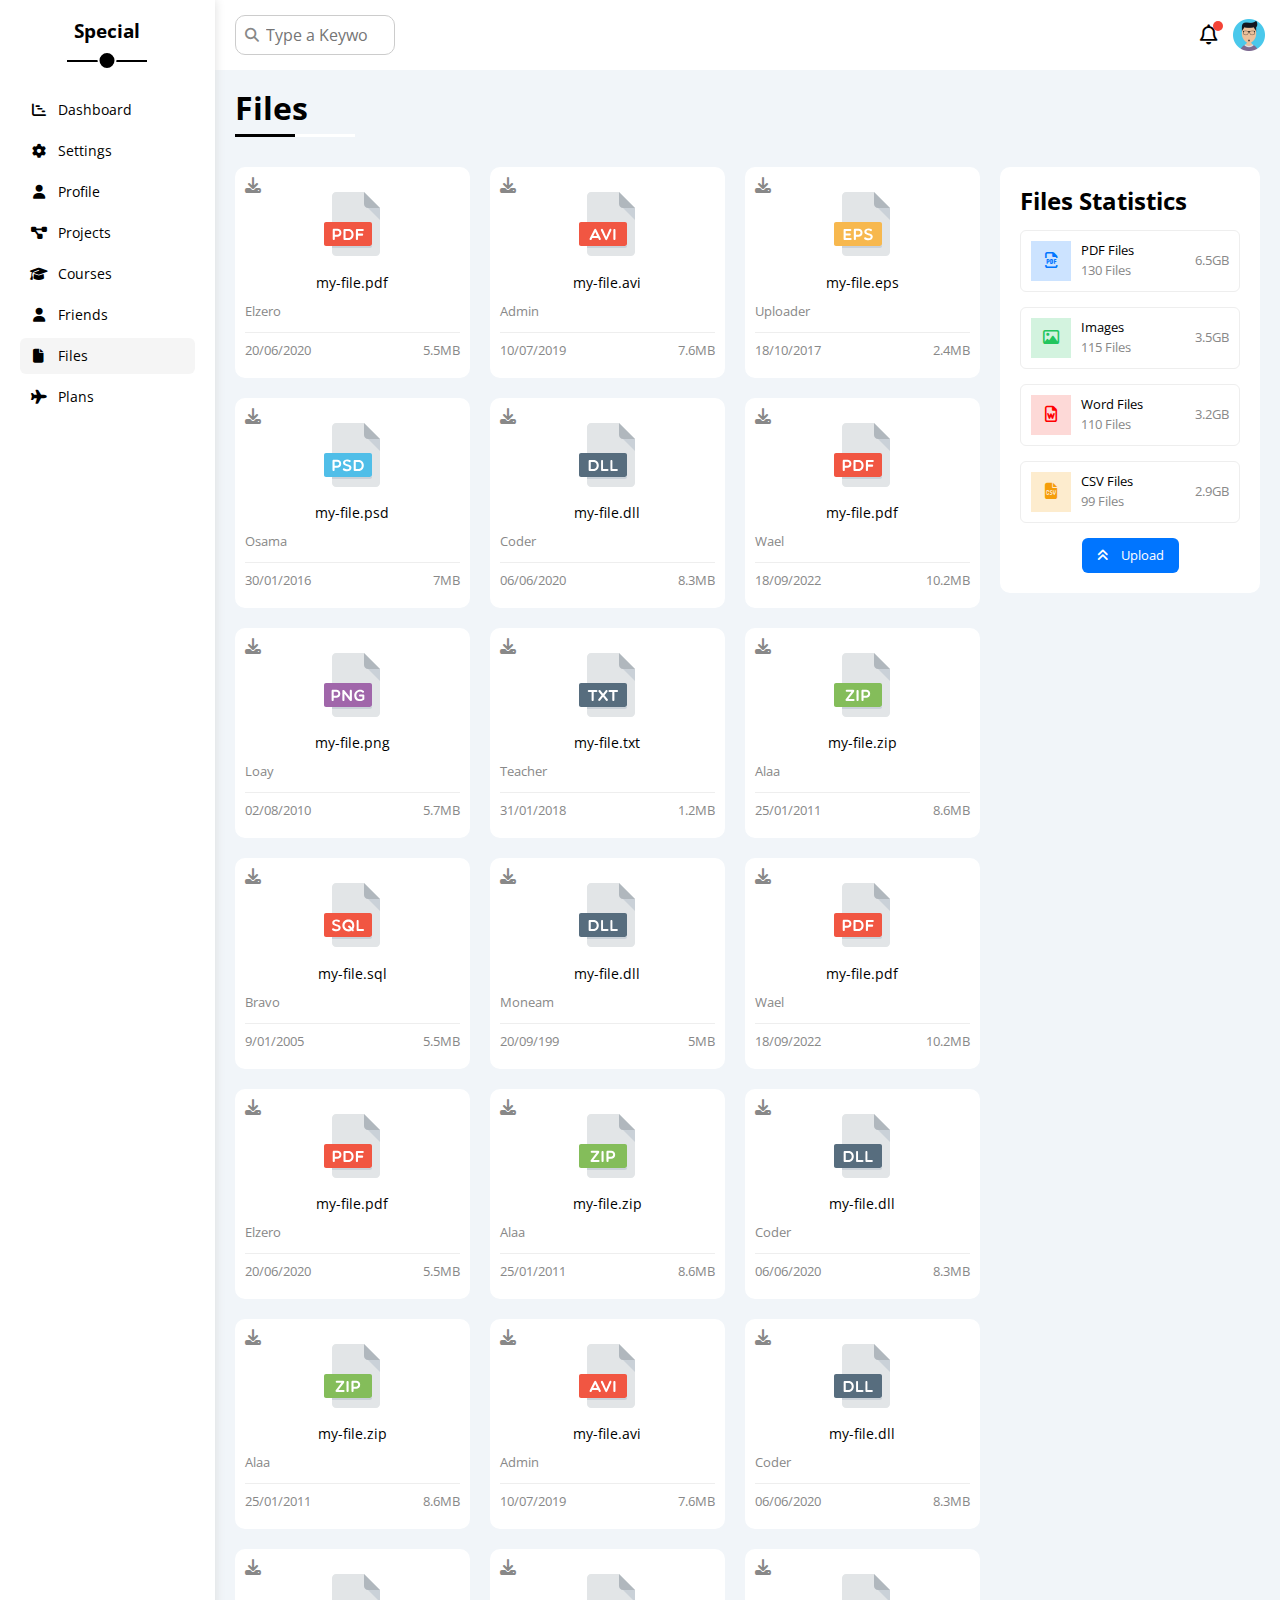
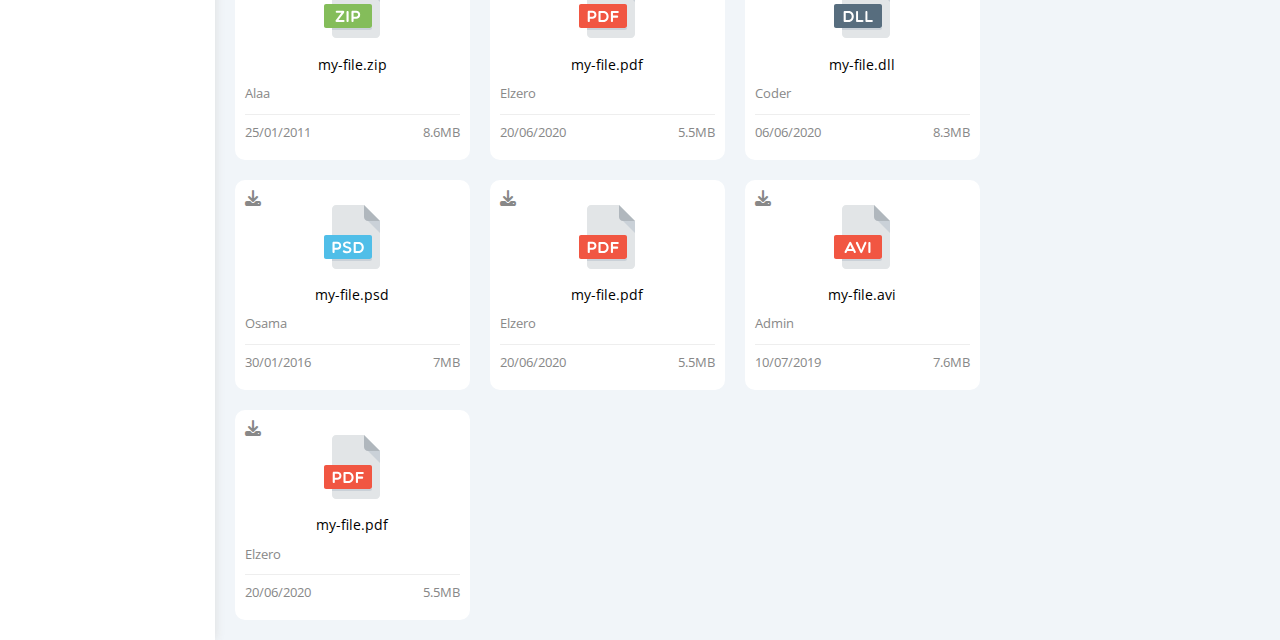
<file: file.html>
<!DOCTYPE html>
<html lang="en">

<head>
    <meta charset="UTF-8">
    <meta http-equiv="X-UA-Compatible" content="IE=edge">
    <meta name="viewport" content="width=device-width, initial-scale=1.0">
    <link rel="stylesheet" href="Design/Dashboard.css">
    <link rel="stylesheet" href="Design/Framework.css">
    <link rel="stylesheet" href="Design/normalize.css">
    <link rel="stylesheet" href="Design/all.min.css">
    <link rel="preconnect" href="https://fonts.googleapis.com">
    <link rel="preconnect" href="https://fonts.gstatic.com" crossorigin>
    <link href="https://fonts.googleapis.com/css2?family=Open+Sans:wght@200;300;400;500;600;800&display=swap"
        rel="stylesheet">
    <title>Files</title>
</head>

<body>
    <div class="page d-flex">
        <div class="sidebar bg-white p-20 p-relative">
            <h3 class="mt-0 p-relative txt-c">Special</h3>
            <ul>
                <li>
                    <a class="d-flex align-center fs-14 c-black rad-6 p-10" href="index.html">
                        <i class="fa-solid fa-chart-gantt fa-fw"></i>
                        <span>Dashboard</span>
                    </a>
                </li>
                <li>
                    <a class="d-flex align-center fs-14 c-black rad-6 p-10" href="settings.html">
                        <i class="fa-solid fa-gear fa-fw"></i>
                        <span>Settings</span>
                    </a>
                </li>
                <li>
                    <a class="d-flex align-center fs-14 c-black rad-6 p-10" href="profile.html">
                        <i class="fa-solid fa-user fa-fw"></i>
                        <span>Profile</span>
                    </a>
                </li>
                <li>
                    <a class="d-flex align-center fs-14 c-black rad-6 p-10" href="projects.html">
                        <i class="fa-sharp fa-solid fa-diagram-project fa-fw"></i>
                        <span>Projects</span>
                    </a>
                </li>
                <li>
                    <a class="d-flex align-center fs-14 c-black rad-6 p-10" href="courses.html">
                        <i class="fa-solid fa-graduation-cap fa-fw"></i>
                        <span>Courses</span>
                    </a>
                </li>
                <li>
                    <a class="d-flex align-center fs-14 c-black rad-6 p-10" href="friends.html">
                        <i class="fa-solid fa-user fa-fw"></i>
                        <span>Friends</span>
                    </a>
                </li>
                <li>
                    <a class="active d-flex align-center fs-14 c-black rad-6 p-10" href="file.html">
                        <i class="fa-solid fa-file fa-fw"></i>
                        <span>Files</span>
                    </a>
                </li>
                <li>
                    <a class="d-flex align-center fs-14 c-black rad-6 p-10" href="plans.html">
                        <i class="fa-solid fa-plane fa-fw"></i>
                        <span>Plans</span>
                    </a>
                </li>
            </ul>
        </div>
        <div class="content w-full">
            <!-- Start Header -->
            <div class="head bg-white p-15 between-flex">
                <div class="search p-relative">
                    <input class="p-10" type="search" placeholder="Type a Keyword">
                </div>
                <div class="icons d-flex align-center">
                    <span class="notification p-relative">
                        <i class="fa-regular fa-bell fa-lg"></i>
                    </span>
                    <img src="Imgs/avatar-computer-icons-user-profile-business-user-avatar-a06364544a97dec7f9b1c12bd642a6db.png"
                        alt="">
                </div>
            </div>
            <!-- End Header -->
            <h1 class="p-relative">Files</h1>
            <div class="files-page d-flex gap-20 m-20">
                <div class="files-stats p-20 rad-10 bg-white">
                    <h2 class="mt-0 mb-15 m txt-c-mobile">Files Statistics</h2>
                    <div class="d-flex align-center border-eee p-10 rad-6 mb-15 fs-13">
                        <i class="fa-regular fa-file-pdf fa-lg blue center-flex c-blue icon"></i>
                        <div class="info">
                            <span>PDF Files</span>
                            <span class="d-block c-grey mt-5">130 Files</span>
                        </div>
                        <div class="size c-grey">6.5GB</div>
                    </div>
                    <div class="d-flex align-center border-eee p-10 rad-6 mb-15 fs-13">
                        <i class="fa-regular fa-image fa-lg green center-flex c-green icon"></i>
                        <div class="info">
                            <span>Images</span>
                            <span class="d-block c-grey mt-5">115 Files</span>
                        </div>
                        <div class="size c-grey">3.5GB</div>
                    </div>
                    <div class="d-flex align-center border-eee p-10 rad-6 mb-15 fs-13">
                        <i class="fa-regular fa-file-word fa-lg red center-flex c-red icon"></i>
                        <div class="info">
                            <span>Word Files</span>
                            <span class="d-block c-grey mt-5">110 Files</span>
                        </div>
                        <div class="size c-grey">3.2GB</div>
                    </div>
                    <div class="d-flex align-center border-eee p-10 rad-6 mb-15 fs-13">
                        <i class="fa-solid fa-file-csv fa-lg orange center-flex c-orange icon"></i>
                        <div class="info">
                            <span>CSV Files</span>
                            <span class="d-block c-grey mt-5">99 Files</span>
                        </div>
                        <div class="size c-grey">2.9GB</div>
                    </div>
                    <a class="upload c-white bg-blue fs-13 rad-6 d-block w-fit" href="#">
                        <i class="fa-solid fa-angles-up mr-10"></i>
                        Upload</a>
                </div>
                <div class="file-content d-grid gap-20">
                    <div class="file bg-white p-10 rad-10">
                        <i class="fa-solid fa-download c-grey p-absolute"></i>
                        <div class="icon txt-c">
                            <img class="mt-15 mb-15" src="Imgs/pdf.svg" alt="">
                        </div>
                        <div class="txt-c mb-10 fs-14">my-file.pdf</div>
                        <p class="c-grey fs-13">Elzero</p>
                        <div class="info between-flex mt-10 mb-10 fs-13 pt-10 c-grey">
                            <span>20/06/2020</span>
                            <span>5.5MB</span>
                        </div>
                    </div>
                    <div class="file bg-white p-10 rad-10">
                        <i class="fa-solid fa-download c-grey p-absolute"></i>
                        <div class="icon txt-c">
                            <img class="mt-15 mb-15" src="Imgs/avi.svg" alt="">
                        </div>
                        <div class="txt-c mb-10 fs-14">my-file.avi</div>
                        <p class="c-grey fs-13">Admin</p>
                        <div class="info between-flex mt-10 mb-10 fs-13 pt-10 c-grey">
                            <span>10/07/2019</span>
                            <span>7.6MB</span>
                        </div>
                    </div>
                    <div class="file bg-white p-10 rad-10">
                        <i class="fa-solid fa-download c-grey p-absolute"></i>
                        <div class="icon txt-c">
                            <img class="mt-15 mb-15" src="Imgs/eps.svg" alt="">
                        </div>
                        <div class="txt-c mb-10 fs-14">my-file.eps</div>
                        <p class="c-grey fs-13">Uploader</p>
                        <div class="info between-flex mt-10 mb-10 fs-13 pt-10 c-grey">
                            <span>18/10/2017</span>
                            <span>2.4MB</span>
                        </div>
                    </div>
                    <div class="file bg-white p-10 rad-10">
                        <i class="fa-solid fa-download c-grey p-absolute"></i>
                        <div class="icon txt-c">
                            <img class="mt-15 mb-15" src="Imgs/psd.svg" alt="">
                        </div>
                        <div class="txt-c mb-10 fs-14">my-file.psd</div>
                        <p class="c-grey fs-13">Osama</p>
                        <div class="info between-flex mt-10 mb-10 fs-13 pt-10 c-grey">
                            <span>30/01/2016</span>
                            <span>7MB</span>
                        </div>
                    </div>
                    <div class="file bg-white p-10 rad-10">
                        <i class="fa-solid fa-download c-grey p-absolute"></i>
                        <div class="icon txt-c">
                            <img class="mt-15 mb-15" src="Imgs/dll.svg" alt="">
                        </div>
                        <div class="txt-c mb-10 fs-14">my-file.dll</div>
                        <p class="c-grey fs-13">Coder</p>
                        <div class="info between-flex mt-10 mb-10 fs-13 pt-10 c-grey">
                            <span>06/06/2020</span>
                            <span>8.3MB</span>
                        </div>
                    </div>
                    <div class="file bg-white p-10 rad-10">
                        <i class="fa-solid fa-download c-grey p-absolute"></i>
                        <div class="icon txt-c">
                            <img class="mt-15 mb-15" src="Imgs/pdf.svg" alt="">
                        </div>
                        <div class="txt-c mb-10 fs-14">my-file.pdf</div>
                        <p class="c-grey fs-13">Wael</p>
                        <div class="info between-flex mt-10 mb-10 fs-13 pt-10 c-grey">
                            <span>18/09/2022</span>
                            <span>10.2MB</span>
                        </div>
                    </div>
                    <div class="file bg-white p-10 rad-10">
                        <i class="fa-solid fa-download c-grey p-absolute"></i>
                        <div class="icon txt-c">
                            <img class="mt-15 mb-15" src="Imgs/png.svg" alt="">
                        </div>
                        <div class="txt-c mb-10 fs-14">my-file.png</div>
                        <p class="c-grey fs-13">Loay</p>
                        <div class="info between-flex mt-10 mb-10 fs-13 pt-10 c-grey">
                            <span>02/08/2010</span>
                            <span>5.7MB</span>
                        </div>
                    </div>
                    <div class="file bg-white p-10 rad-10">
                        <i class="fa-solid fa-download c-grey p-absolute"></i>
                        <div class="icon txt-c">
                            <img class="mt-15 mb-15" src="Imgs/txt.svg" alt="">
                        </div>
                        <div class="txt-c mb-10 fs-14">my-file.txt</div>
                        <p class="c-grey fs-13">Teacher</p>
                        <div class="info between-flex mt-10 mb-10 fs-13 pt-10 c-grey">
                            <span>31/01/2018</span>
                            <span>1.2MB</span>
                        </div>
                    </div>
                    <div class="file bg-white p-10 rad-10">
                        <i class="fa-solid fa-download c-grey p-absolute"></i>
                        <div class="icon txt-c">
                            <img class="mt-15 mb-15" src="Imgs/zip (1).svg" alt="">
                        </div>
                        <div class="txt-c mb-10 fs-14">my-file.zip</div>
                        <p class="c-grey fs-13">Alaa</p>
                        <div class="info between-flex mt-10 mb-10 fs-13 pt-10 c-grey">
                            <span>25/01/2011</span>
                            <span>8.6MB</span>
                        </div>
                    </div>
                    <div class="file bg-white p-10 rad-10">
                        <i class="fa-solid fa-download c-grey p-absolute"></i>
                        <div class="icon txt-c">
                            <img class="mt-15 mb-15" src="Imgs/sql.svg" alt="">
                        </div>
                        <div class="txt-c mb-10 fs-14">my-file.sql</div>
                        <p class="c-grey fs-13">Bravo</p>
                        <div class="info between-flex mt-10 mb-10 fs-13 pt-10 c-grey">
                            <span>9/01/2005</span>
                            <span>5.5MB</span>
                        </div>
                    </div>
                    <div class="file bg-white p-10 rad-10">
                        <i class="fa-solid fa-download c-grey p-absolute"></i>
                        <div class="icon txt-c">
                            <img class="mt-15 mb-15" src="Imgs/dll.svg" alt="">
                        </div>
                        <div class="txt-c mb-10 fs-14">my-file.dll</div>
                        <p class="c-grey fs-13">Moneam</p>
                        <div class="info between-flex mt-10 mb-10 fs-13 pt-10 c-grey">
                            <span>20/09/199</span>
                            <span>5MB</span>
                        </div>
                    </div>
                    <div class="file bg-white p-10 rad-10">
                        <i class="fa-solid fa-download c-grey p-absolute"></i>
                        <div class="icon txt-c">
                            <img class="mt-15 mb-15" src="Imgs/pdf.svg" alt="">
                        </div>
                        <div class="txt-c mb-10 fs-14">my-file.pdf</div>
                        <p class="c-grey fs-13">Wael</p>
                        <div class="info between-flex mt-10 mb-10 fs-13 pt-10 c-grey">
                            <span>18/09/2022</span>
                            <span>10.2MB</span>
                        </div>
                    </div>
                    <div class="file bg-white p-10 rad-10">
                        <i class="fa-solid fa-download c-grey p-absolute"></i>
                        <div class="icon txt-c">
                            <img class="mt-15 mb-15" src="Imgs/pdf.svg" alt="">
                        </div>
                        <div class="txt-c mb-10 fs-14">my-file.pdf</div>
                        <p class="c-grey fs-13">Elzero</p>
                        <div class="info between-flex mt-10 mb-10 fs-13 pt-10 c-grey">
                            <span>20/06/2020</span>
                            <span>5.5MB</span>
                        </div>
                    </div>
                    <div class="file bg-white p-10 rad-10">
                        <i class="fa-solid fa-download c-grey p-absolute"></i>
                        <div class="icon txt-c">
                            <img class="mt-15 mb-15" src="Imgs/zip (1).svg" alt="">
                        </div>
                        <div class="txt-c mb-10 fs-14">my-file.zip</div>
                        <p class="c-grey fs-13">Alaa</p>
                        <div class="info between-flex mt-10 mb-10 fs-13 pt-10 c-grey">
                            <span>25/01/2011</span>
                            <span>8.6MB</span>
                        </div>
                    </div>
                    <div class="file bg-white p-10 rad-10">
                        <i class="fa-solid fa-download c-grey p-absolute"></i>
                        <div class="icon txt-c">
                            <img class="mt-15 mb-15" src="Imgs/dll.svg" alt="">
                        </div>
                        <div class="txt-c mb-10 fs-14">my-file.dll</div>
                        <p class="c-grey fs-13">Coder</p>
                        <div class="info between-flex mt-10 mb-10 fs-13 pt-10 c-grey">
                            <span>06/06/2020</span>
                            <span>8.3MB</span>
                        </div>
                    </div>
                    <div class="file bg-white p-10 rad-10">
                        <i class="fa-solid fa-download c-grey p-absolute"></i>
                        <div class="icon txt-c">
                            <img class="mt-15 mb-15" src="Imgs/zip (1).svg" alt="">
                        </div>
                        <div class="txt-c mb-10 fs-14">my-file.zip</div>
                        <p class="c-grey fs-13">Alaa</p>
                        <div class="info between-flex mt-10 mb-10 fs-13 pt-10 c-grey">
                            <span>25/01/2011</span>
                            <span>8.6MB</span>
                        </div>
                    </div>
                    <div class="file bg-white p-10 rad-10">
                        <i class="fa-solid fa-download c-grey p-absolute"></i>
                        <div class="icon txt-c">
                            <img class="mt-15 mb-15" src="Imgs/avi.svg" alt="">
                        </div>
                        <div class="txt-c mb-10 fs-14">my-file.avi</div>
                        <p class="c-grey fs-13">Admin</p>
                        <div class="info between-flex mt-10 mb-10 fs-13 pt-10 c-grey">
                            <span>10/07/2019</span>
                            <span>7.6MB</span>
                        </div>
                    </div>
                    <div class="file bg-white p-10 rad-10">
                        <i class="fa-solid fa-download c-grey p-absolute"></i>
                        <div class="icon txt-c">
                            <img class="mt-15 mb-15" src="Imgs/dll.svg" alt="">
                        </div>
                        <div class="txt-c mb-10 fs-14">my-file.dll</div>
                        <p class="c-grey fs-13">Coder</p>
                        <div class="info between-flex mt-10 mb-10 fs-13 pt-10 c-grey">
                            <span>06/06/2020</span>
                            <span>8.3MB</span>
                        </div>
                    </div>
                    <div class="file bg-white p-10 rad-10">
                        <i class="fa-solid fa-download c-grey p-absolute"></i>
                        <div class="icon txt-c">
                            <img class="mt-15 mb-15" src="Imgs/zip (1).svg" alt="">
                        </div>
                        <div class="txt-c mb-10 fs-14">my-file.zip</div>
                        <p class="c-grey fs-13">Alaa</p>
                        <div class="info between-flex mt-10 mb-10 fs-13 pt-10 c-grey">
                            <span>25/01/2011</span>
                            <span>8.6MB</span>
                        </div>
                    </div>
                    <div class="file bg-white p-10 rad-10">
                        <i class="fa-solid fa-download c-grey p-absolute"></i>
                        <div class="icon txt-c">
                            <img class="mt-15 mb-15" src="Imgs/pdf.svg" alt="">
                        </div>
                        <div class="txt-c mb-10 fs-14">my-file.pdf</div>
                        <p class="c-grey fs-13">Elzero</p>
                        <div class="info between-flex mt-10 mb-10 fs-13 pt-10 c-grey">
                            <span>20/06/2020</span>
                            <span>5.5MB</span>
                        </div>
                    </div>
                    <div class="file bg-white p-10 rad-10">
                        <i class="fa-solid fa-download c-grey p-absolute"></i>
                        <div class="icon txt-c">
                            <img class="mt-15 mb-15" src="Imgs/dll.svg" alt="">
                        </div>
                        <div class="txt-c mb-10 fs-14">my-file.dll</div>
                        <p class="c-grey fs-13">Coder</p>
                        <div class="info between-flex mt-10 mb-10 fs-13 pt-10 c-grey">
                            <span>06/06/2020</span>
                            <span>8.3MB</span>
                        </div>
                    </div>
                    <div class="file bg-white p-10 rad-10">
                        <i class="fa-solid fa-download c-grey p-absolute"></i>
                        <div class="icon txt-c">
                            <img class="mt-15 mb-15" src="Imgs/psd.svg" alt="">
                        </div>
                        <div class="txt-c mb-10 fs-14">my-file.psd</div>
                        <p class="c-grey fs-13">Osama</p>
                        <div class="info between-flex mt-10 mb-10 fs-13 pt-10 c-grey">
                            <span>30/01/2016</span>
                            <span>7MB</span>
                        </div>
                    </div>
                    <div class="file bg-white p-10 rad-10">
                        <i class="fa-solid fa-download c-grey p-absolute"></i>
                        <div class="icon txt-c">
                            <img class="mt-15 mb-15" src="Imgs/pdf.svg" alt="">
                        </div>
                        <div class="txt-c mb-10 fs-14">my-file.pdf</div>
                        <p class="c-grey fs-13">Elzero</p>
                        <div class="info between-flex mt-10 mb-10 fs-13 pt-10 c-grey">
                            <span>20/06/2020</span>
                            <span>5.5MB</span>
                        </div>
                    </div>
                    <div class="file bg-white p-10 rad-10">
                        <i class="fa-solid fa-download c-grey p-absolute"></i>
                        <div class="icon txt-c">
                            <img class="mt-15 mb-15" src="Imgs/avi.svg" alt="">
                        </div>
                        <div class="txt-c mb-10 fs-14">my-file.avi</div>
                        <p class="c-grey fs-13">Admin</p>
                        <div class="info between-flex mt-10 mb-10 fs-13 pt-10 c-grey">
                            <span>10/07/2019</span>
                            <span>7.6MB</span>
                        </div>
                    </div>
                    <div class="file bg-white p-10 rad-10">
                        <i class="fa-solid fa-download c-grey p-absolute"></i>
                        <div class="icon txt-c">
                            <img class="mt-15 mb-15" src="Imgs/pdf.svg" alt="">
                        </div>
                        <div class="txt-c mb-10 fs-14">my-file.pdf</div>
                        <p class="c-grey fs-13">Elzero</p>
                        <div class="info between-flex mt-10 mb-10 fs-13 pt-10 c-grey">
                            <span>20/06/2020</span>
                            <span>5.5MB</span>
                        </div>
                    </div>
                </div>
            </div>
        </div>
    </div>
</body>

</html>
</file>
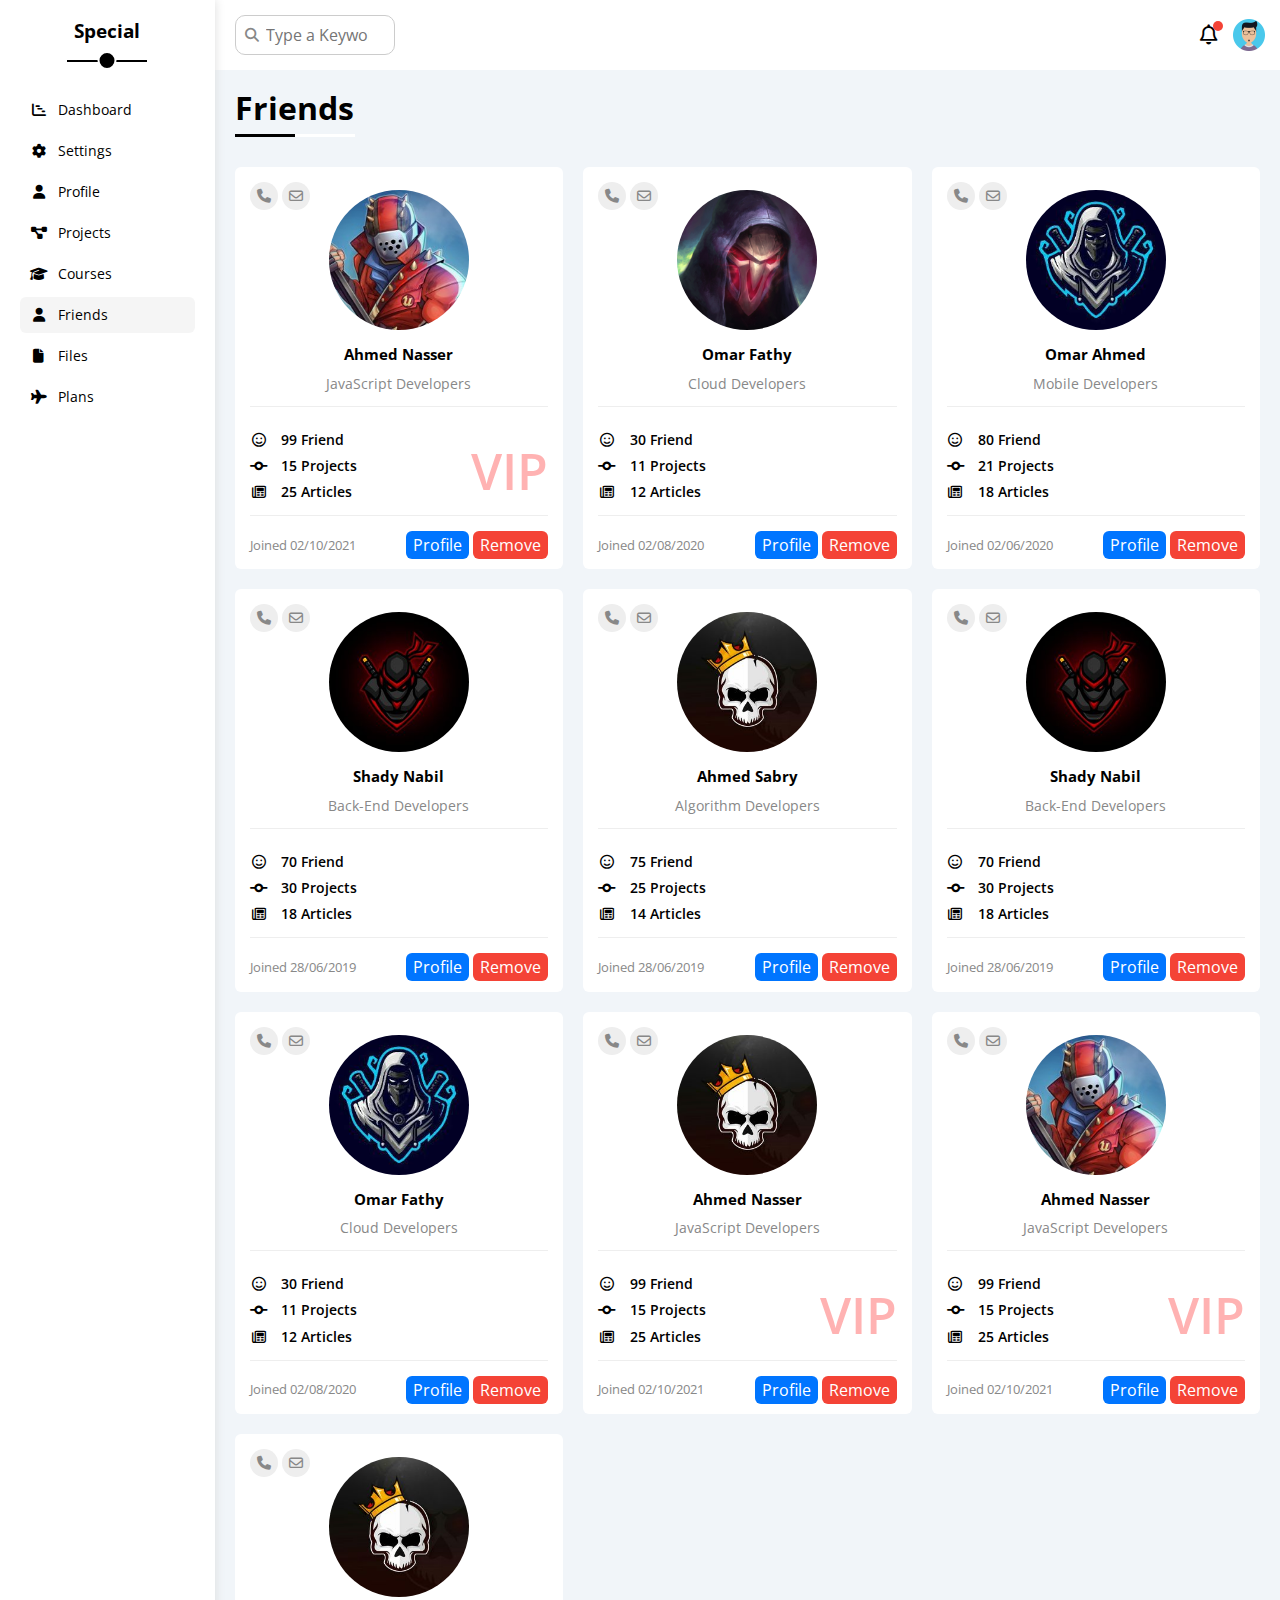
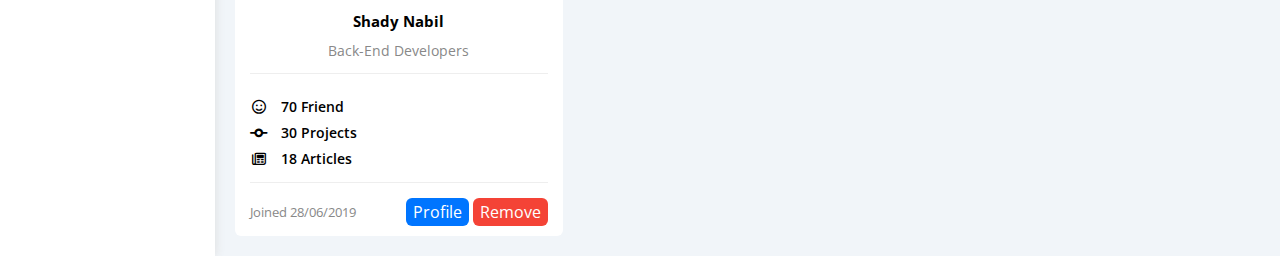
<file: friends.html>
<!DOCTYPE html>
<html lang="en">

<head>
    <meta charset="UTF-8">
    <meta http-equiv="X-UA-Compatible" content="IE=edge">
    <meta name="viewport" content="width=device-width, initial-scale=1.0">
    <link rel="stylesheet" href="Design/Dashboard.css">
    <link rel="stylesheet" href="Design/Framework.css">
    <link rel="stylesheet" href="Design/normalize.css">
    <link rel="stylesheet" href="Design/all.min.css">
    <link rel="preconnect" href="https://fonts.googleapis.com">
    <link rel="preconnect" href="https://fonts.gstatic.com" crossorigin>
    <link href="https://fonts.googleapis.com/css2?family=Open+Sans:wght@200;300;400;500;600;800&display=swap"
        rel="stylesheet">
    <title>Friends</title>
</head>

<body>
    <div class="page d-flex">
        <div class="sidebar bg-white p-20 p-relative">
            <h3 class="mt-0 p-relative txt-c">Special</h3>
            <ul>
                <li>
                    <a class="d-flex align-center fs-14 c-black rad-6 p-10" href="index.html">
                        <i class="fa-solid fa-chart-gantt fa-fw"></i>
                        <span>Dashboard</span>
                    </a>
                </li>
                <li>
                    <a class="d-flex align-center fs-14 c-black rad-6 p-10" href="settings.html">
                        <i class="fa-solid fa-gear fa-fw"></i>
                        <span>Settings</span>
                    </a>
                </li>
                <li>
                    <a class="d-flex align-center fs-14 c-black rad-6 p-10" href="profile.html">
                        <i class="fa-solid fa-user fa-fw"></i>
                        <span>Profile</span>
                    </a>
                </li>
                <li>
                    <a class="d-flex align-center fs-14 c-black rad-6 p-10" href="projects.html">
                        <i class="fa-sharp fa-solid fa-diagram-project fa-fw"></i>
                        <span>Projects</span>
                    </a>
                </li>
                <li>
                    <a class="d-flex align-center fs-14 c-black rad-6 p-10" href="courses.html">
                        <i class="fa-solid fa-graduation-cap fa-fw"></i>
                        <span>Courses</span>
                    </a>
                </li>
                <li>
                    <a class="active d-flex align-center fs-14 c-black rad-6 p-10" href="friends.html">
                        <i class="fa-solid fa-user fa-fw"></i>
                        <span>Friends</span>
                    </a>
                </li>
                <li>
                    <a class="d-flex align-center fs-14 c-black rad-6 p-10" href="file.html">
                        <i class="fa-solid fa-file fa-fw"></i>
                        <span>Files</span>
                    </a>
                </li>
                <li>
                    <a class="d-flex align-center fs-14 c-black rad-6 p-10" href="plans.html">
                        <i class="fa-solid fa-plane fa-fw"></i>
                        <span>Plans</span>
                    </a>
                </li>
            </ul>
        </div>
        <div class="content w-full">
            <!-- Start Header -->
            <div class="head bg-white p-15 between-flex">
                <div class="search p-relative">
                    <input class="p-10" type="search" placeholder="Type a Keyword">
                </div>
                <div class="icons d-flex align-center">
                    <span class="notification p-relative">
                        <i class="fa-regular fa-bell fa-lg"></i>
                    </span>
                    <img src="Imgs/avatar-computer-icons-user-profile-business-user-avatar-a06364544a97dec7f9b1c12bd642a6db.png"
                        alt="">
                </div>
            </div>
            <!-- End Header -->
            <h1 class="p-relative">Friends</h1>
            <div class="friend-page d-grid m-20 gap-20">
                <div class="friend p-relative rad-6 bg-white p-15">
                    <div class="contact m-0 ">
                        <i class="fa-solid fa-phone c-grey bg-eee rad-half p-7 fs-14"></i>
                        <i class="fa-regular fa-envelope c-grey bg-eee rad-half p-7 fs-14"></i>
                    </div>
                    <div class="info txt-c mb-10">
                        <img src="Imgs/friend-01.jpg" alt="">
                        <h2 class="fs-15">Ahmed Nasser</h2>
                        <h3 class="c-grey fs-14 fw-normal mt-0">JavaScript Developers</h3>
                    </div>
                    <div class="icons fs-14 p-relative mb-20 pb-15">
                        <div class="icon">
                            <div class="mb-10">
                                <i class="fa-regular fa-face-smile fa-fw mr-10"></i>
                                <span class="fw-600">99 Friend</span>
                            </div>
                            <div class="mb-10">
                                <i class="fa-solid fa-code-commit fa-fw mr-10"></i>
                                <span class="fw-600">15 Projects</span>
                            </div>
                            <div>
                                <i class="fa-regular fa-newspaper fa-fw mr-10"></i>
                                <span class="fw-600">25 Articles</span>
                            </div>
                            <span class="vip fw-bold c-orange">VIP</span>
                        </div>
                    </div>
                    <div class="links between-flex">
                        <span class="fs-13 c-grey">Joined 02/10/2021</span>
                        <div class="link">
                            <a class="blue" href="#">Profile</a>
                            <a class="red" href="#">Remove</a>
                        </div>
                    </div>
                </div>
                <div class="friend p-relative rad-6 bg-white p-15">
                    <div class="contact m-0 ">
                        <i class="fa-solid fa-phone c-grey bg-eee rad-half p-7 fs-14"></i>
                        <i class="fa-regular fa-envelope c-grey bg-eee rad-half p-7 fs-14"></i>
                    </div>
                    <div class="info txt-c mb-10">
                        <img src="Imgs/friend-03.jpg" alt="">
                        <h2 class="fs-15">Omar Fathy</h2>
                        <h3 class="c-grey fs-14 fw-normal mt-0">Cloud Developers</h3>
                    </div>
                    <div class="icons fs-14 p-relative mb-20 pb-15">
                        <div class="icon">
                            <div class="mb-10">
                                <i class="fa-regular fa-face-smile fa-fw mr-10"></i>
                                <span class="fw-600">30 Friend</span>
                            </div>
                            <div class="mb-10">
                                <i class="fa-solid fa-code-commit fa-fw mr-10"></i>
                                <span class="fw-600">11 Projects</span>
                            </div>
                            <div>
                                <i class="fa-regular fa-newspaper fa-fw mr-10"></i>
                                <span class="fw-600">12 Articles</span>
                            </div>
                        </div>
                    </div>
                    <div class="links between-flex">
                        <span class="fs-13 c-grey">Joined 02/08/2020</span>
                        <div class="link">
                            <a class="blue" href="#">Profile</a>
                            <a class="red" href="#">Remove</a>
                        </div>
                    </div>
                </div>
                <div class="friend p-relative rad-6 bg-white p-15">
                    <div class="contact m-0 ">
                        <i class="fa-solid fa-phone c-grey bg-eee rad-half p-7 fs-14"></i>
                        <i class="fa-regular fa-envelope c-grey bg-eee rad-half p-7 fs-14"></i>
                    </div>
                    <div class="info txt-c mb-10">
                        <img src="Imgs/friend-02.jpg" alt="">
                        <h2 class="fs-15">Omar Ahmed</h2>
                        <h3 class="c-grey fs-14 fw-normal mt-0">Mobile Developers</h3>
                    </div>
                    <div class="icons fs-14 p-relative mb-20 pb-15">
                        <div class="icon">
                            <div class="mb-10">
                                <i class="fa-regular fa-face-smile fa-fw mr-10"></i>
                                <span class="fw-600">80 Friend</span>
                            </div>
                            <div class="mb-10">
                                <i class="fa-solid fa-code-commit fa-fw mr-10"></i>
                                <span class="fw-600">21 Projects</span>
                            </div>
                            <div>
                                <i class="fa-regular fa-newspaper fa-fw mr-10"></i>
                                <span class="fw-600">18 Articles</span>
                            </div>
                        </div>
                    </div>
                    <div class="links between-flex">
                        <span class="fs-13 c-grey">Joined 02/06/2020</span>
                        <div class="link">
                            <a class="blue" href="#">Profile</a>
                            <a class="red" href="#">Remove</a>
                        </div>
                    </div>
                </div>
                <div class="friend p-relative rad-6 bg-white p-15">
                    <div class="contact m-0 ">
                        <i class="fa-solid fa-phone c-grey bg-eee rad-half p-7 fs-14"></i>
                        <i class="fa-regular fa-envelope c-grey bg-eee rad-half p-7 fs-14"></i>
                    </div>
                    <div class="info txt-c mb-10">
                        <img src="Imgs/friend-04.jpg" alt="">
                        <h2 class="fs-15">Shady Nabil</h2>
                        <h3 class="c-grey fs-14 fw-normal mt-0">Back-End Developers</h3>
                    </div>
                    <div class="icons fs-14 p-relative mb-20 pb-15">
                        <div class="icon">
                            <div class="mb-10">
                                <i class="fa-regular fa-face-smile fa-fw mr-10"></i>
                                <span class="fw-600">70 Friend</span>
                            </div>
                            <div class="mb-10">
                                <i class="fa-solid fa-code-commit fa-fw mr-10"></i>
                                <span class="fw-600">30 Projects</span>
                            </div>
                            <div>
                                <i class="fa-regular fa-newspaper fa-fw mr-10"></i>
                                <span class="fw-600">18 Articles</span>
                            </div>
                        </div>
                    </div>
                    <div class="links between-flex">
                        <span class="fs-13 c-grey">Joined 28/06/2019</span>
                        <div class="link">
                            <a class="blue" href="#">Profile</a>
                            <a class="red" href="#">Remove</a>
                        </div>
                    </div>
                </div>
                <div class="friend p-relative rad-6 bg-white p-15">
                    <div class="contact m-0 ">
                        <i class="fa-solid fa-phone c-grey bg-eee rad-half p-7 fs-14"></i>
                        <i class="fa-regular fa-envelope c-grey bg-eee rad-half p-7 fs-14"></i>
                    </div>
                    <div class="info txt-c mb-10">
                        <img src="Imgs/friend-05.jpg" alt="">
                        <h2 class="fs-15">Ahmed Sabry</h2>
                        <h3 class="c-grey fs-14 fw-normal mt-0">Algorithm Developers</h3>
                    </div>
                    <div class="icons fs-14 p-relative mb-20 pb-15">
                        <div class="icon">
                            <div class="mb-10">
                                <i class="fa-regular fa-face-smile fa-fw mr-10"></i>
                                <span class="fw-600">75 Friend</span>
                            </div>
                            <div class="mb-10">
                                <i class="fa-solid fa-code-commit fa-fw mr-10"></i>
                                <span class="fw-600">25 Projects</span>
                            </div>
                            <div>
                                <i class="fa-regular fa-newspaper fa-fw mr-10"></i>
                                <span class="fw-600">14 Articles</span>
                            </div>
                        </div>
                    </div>
                    <div class="links between-flex">
                        <span class="fs-13 c-grey">Joined 28/06/2019</span>
                        <div class="link">
                            <a class="blue" href="#">Profile</a>
                            <a class="red" href="#">Remove</a>
                        </div>
                    </div>
                </div>
                <div class="friend p-relative rad-6 bg-white p-15">
                    <div class="contact m-0 ">
                        <i class="fa-solid fa-phone c-grey bg-eee rad-half p-7 fs-14"></i>
                        <i class="fa-regular fa-envelope c-grey bg-eee rad-half p-7 fs-14"></i>
                    </div>
                    <div class="info txt-c mb-10">
                        <img src="Imgs/friend-04.jpg" alt="">
                        <h2 class="fs-15">Shady Nabil</h2>
                        <h3 class="c-grey fs-14 fw-normal mt-0">Back-End Developers</h3>
                    </div>
                    <div class="icons fs-14 p-relative mb-20 pb-15">
                        <div class="icon">
                            <div class="mb-10">
                                <i class="fa-regular fa-face-smile fa-fw mr-10"></i>
                                <span class="fw-600">70 Friend</span>
                            </div>
                            <div class="mb-10">
                                <i class="fa-solid fa-code-commit fa-fw mr-10"></i>
                                <span class="fw-600">30 Projects</span>
                            </div>
                            <div>
                                <i class="fa-regular fa-newspaper fa-fw mr-10"></i>
                                <span class="fw-600">18 Articles</span>
                            </div>
                        </div>
                    </div>
                    <div class="links between-flex">
                        <span class="fs-13 c-grey">Joined 28/06/2019</span>
                        <div class="link">
                            <a class="blue" href="#">Profile</a>
                            <a class="red" href="#">Remove</a>
                        </div>
                    </div>
                </div>
                <div class="friend p-relative rad-6 bg-white p-15">
                    <div class="contact m-0 ">
                        <i class="fa-solid fa-phone c-grey bg-eee rad-half p-7 fs-14"></i>
                        <i class="fa-regular fa-envelope c-grey bg-eee rad-half p-7 fs-14"></i>
                    </div>
                    <div class="info txt-c mb-10">
                        <img src="Imgs/friend-02.jpg" alt="">
                        <h2 class="fs-15">Omar Fathy</h2>
                        <h3 class="c-grey fs-14 fw-normal mt-0">Cloud Developers</h3>
                    </div>
                    <div class="icons fs-14 p-relative mb-20 pb-15">
                        <div class="icon">
                            <div class="mb-10">
                                <i class="fa-regular fa-face-smile fa-fw mr-10"></i>
                                <span class="fw-600">30 Friend</span>
                            </div>
                            <div class="mb-10">
                                <i class="fa-solid fa-code-commit fa-fw mr-10"></i>
                                <span class="fw-600">11 Projects</span>
                            </div>
                            <div>
                                <i class="fa-regular fa-newspaper fa-fw mr-10"></i>
                                <span class="fw-600">12 Articles</span>
                            </div>
                        </div>
                    </div>
                    <div class="links between-flex">
                        <span class="fs-13 c-grey">Joined 02/08/2020</span>
                        <div class="link">
                            <a class="blue" href="#">Profile</a>
                            <a class="red" href="#">Remove</a>
                        </div>
                    </div>
                </div>
                <div class="friend p-relative rad-6 bg-white p-15">
                    <div class="contact m-0 ">
                        <i class="fa-solid fa-phone c-grey bg-eee rad-half p-7 fs-14"></i>
                        <i class="fa-regular fa-envelope c-grey bg-eee rad-half p-7 fs-14"></i>
                    </div>
                    <div class="info txt-c mb-10">
                        <img src="Imgs/friend-05.jpg" alt="">
                        <h2 class="fs-15">Ahmed Nasser</h2>
                        <h3 class="c-grey fs-14 fw-normal mt-0">JavaScript Developers</h3>
                    </div>
                    <div class="icons fs-14 p-relative mb-20 pb-15">
                        <div class="icon">
                            <div class="mb-10">
                                <i class="fa-regular fa-face-smile fa-fw mr-10"></i>
                                <span class="fw-600">99 Friend</span>
                            </div>
                            <div class="mb-10">
                                <i class="fa-solid fa-code-commit fa-fw mr-10"></i>
                                <span class="fw-600">15 Projects</span>
                            </div>
                            <div>
                                <i class="fa-regular fa-newspaper fa-fw mr-10"></i>
                                <span class="fw-600">25 Articles</span>
                            </div>
                            <span class="vip fw-bold c-orange">VIP</span>
                        </div>
                    </div>
                    <div class="links between-flex">
                        <span class="fs-13 c-grey">Joined 02/10/2021</span>
                        <div class="link">
                            <a class="blue" href="#">Profile</a>
                            <a class="red" href="#">Remove</a>
                        </div>
                    </div>
                </div>
                <div class="friend p-relative rad-6 bg-white p-15">
                    <div class="contact m-0 ">
                        <i class="fa-solid fa-phone c-grey bg-eee rad-half p-7 fs-14"></i>
                        <i class="fa-regular fa-envelope c-grey bg-eee rad-half p-7 fs-14"></i>
                    </div>
                    <div class="info txt-c mb-10">
                        <img src="Imgs/friend-01.jpg" alt="">
                        <h2 class="fs-15">Ahmed Nasser</h2>
                        <h3 class="c-grey fs-14 fw-normal mt-0">JavaScript Developers</h3>
                    </div>
                    <div class="icons fs-14 p-relative mb-20 pb-15">
                        <div class="icon">
                            <div class="mb-10">
                                <i class="fa-regular fa-face-smile fa-fw mr-10"></i>
                                <span class="fw-600">99 Friend</span>
                            </div>
                            <div class="mb-10">
                                <i class="fa-solid fa-code-commit fa-fw mr-10"></i>
                                <span class="fw-600">15 Projects</span>
                            </div>
                            <div>
                                <i class="fa-regular fa-newspaper fa-fw mr-10"></i>
                                <span class="fw-600">25 Articles</span>
                            </div>
                            <span class="vip fw-bold c-orange">VIP</span>
                        </div>
                    </div>
                    <div class="links between-flex">
                        <span class="fs-13 c-grey">Joined 02/10/2021</span>
                        <div class="link">
                            <a class="blue" href="#">Profile</a>
                            <a class="red" href="#">Remove</a>
                        </div>
                    </div>
                </div>
                <div class="friend p-relative rad-6 bg-white p-15">
                    <div class="contact m-0 ">
                        <i class="fa-solid fa-phone c-grey bg-eee rad-half p-7 fs-14"></i>
                        <i class="fa-regular fa-envelope c-grey bg-eee rad-half p-7 fs-14"></i>
                    </div>
                    <div class="info txt-c mb-10">
                        <img src="Imgs/friend-05.jpg" alt="">
                        <h2 class="fs-15">Shady Nabil</h2>
                        <h3 class="c-grey fs-14 fw-normal mt-0">Back-End Developers</h3>
                    </div>
                    <div class="icons fs-14 p-relative mb-20 pb-15">
                        <div class="icon">
                            <div class="mb-10">
                                <i class="fa-regular fa-face-smile fa-fw mr-10"></i>
                                <span class="fw-600">70 Friend</span>
                            </div>
                            <div class="mb-10">
                                <i class="fa-solid fa-code-commit fa-fw mr-10"></i>
                                <span class="fw-600">30 Projects</span>
                            </div>
                            <div>
                                <i class="fa-regular fa-newspaper fa-fw mr-10"></i>
                                <span class="fw-600">18 Articles</span>
                            </div>
                        </div>
                    </div>
                    <div class="links between-flex">
                        <span class="fs-13 c-grey">Joined 28/06/2019</span>
                        <div class="link">
                            <a class="blue" href="#">Profile</a>
                            <a class="red" href="#">Remove</a>
                        </div>
                    </div>
                </div>
            </div>
        </div>
    </div>
</body>

</html>
</file>
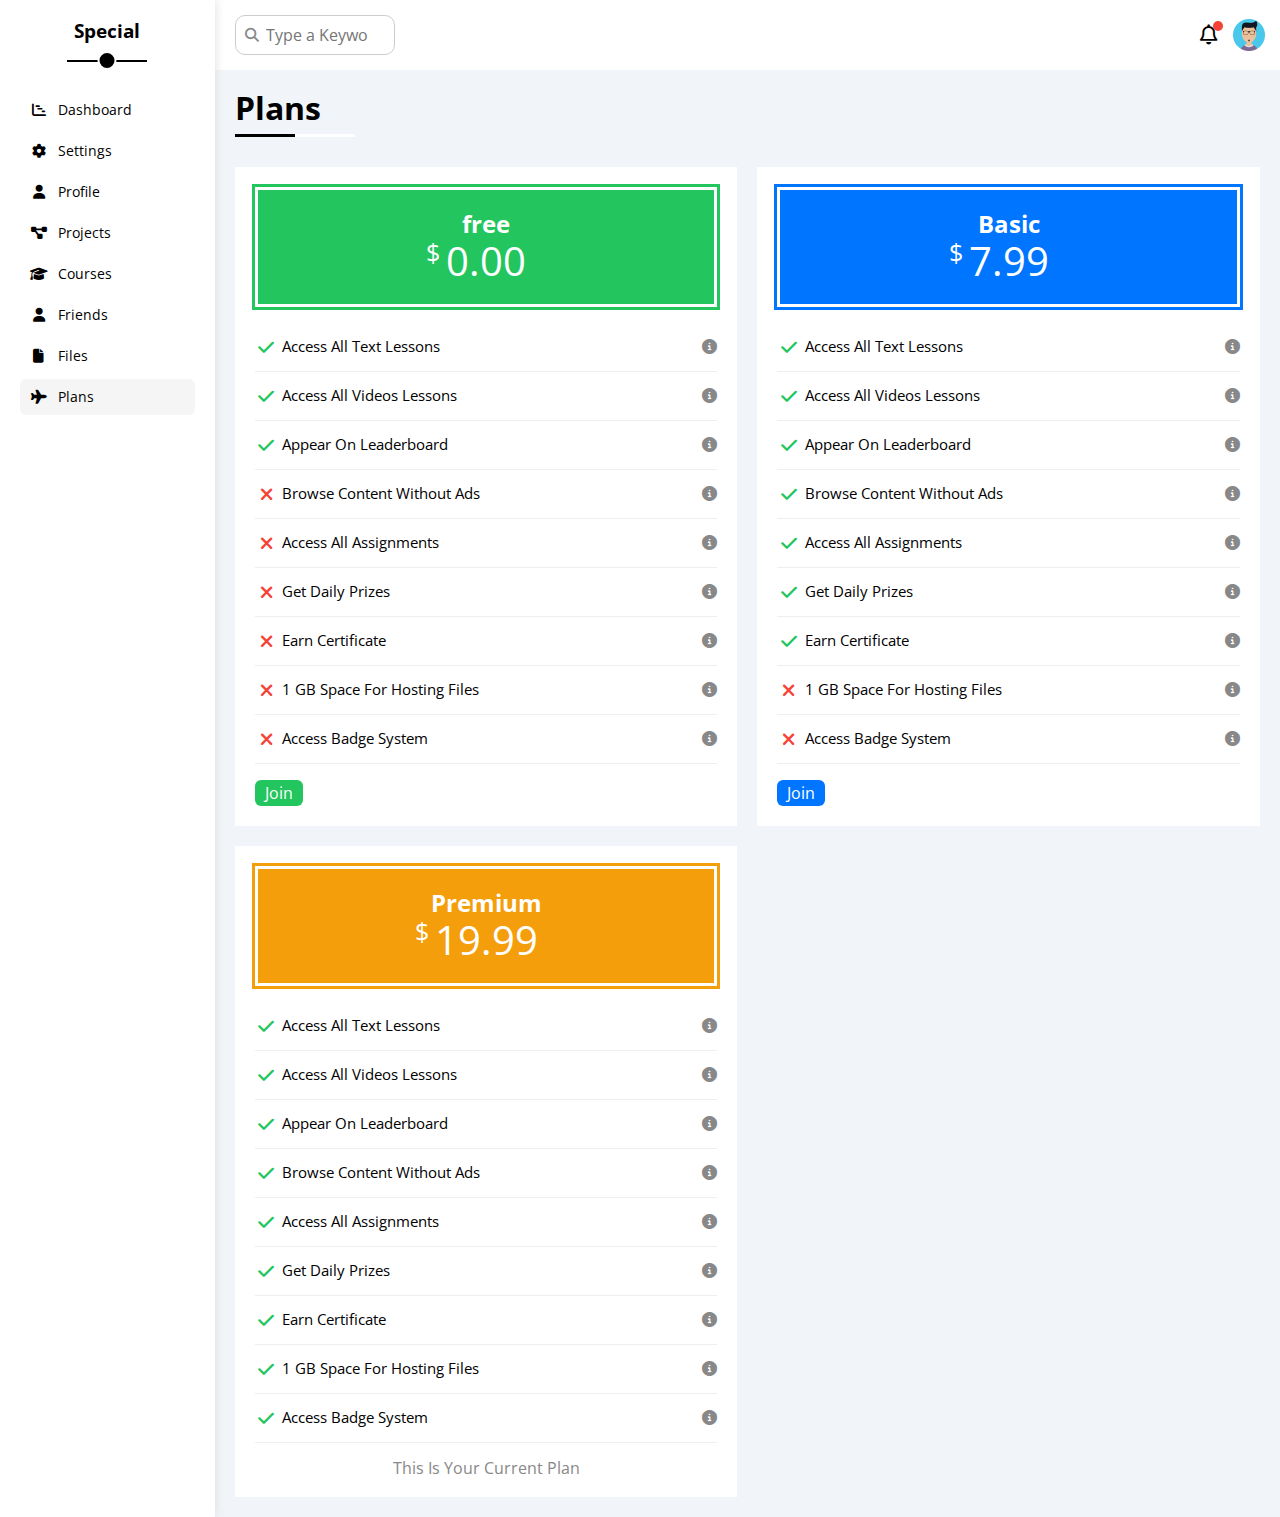
<file: plans.html>
<!DOCTYPE html>
<html lang="en">

<head>
    <meta charset="UTF-8">
    <meta http-equiv="X-UA-Compatible" content="IE=edge">
    <meta name="viewport" content="width=device-width, initial-scale=1.0">
    <link rel="stylesheet" href="Design/Dashboard.css">
    <link rel="stylesheet" href="Design/Framework.css">
    <link rel="stylesheet" href="Design/normalize.css">
    <link rel="stylesheet" href="Design/all.min.css">
    <link rel="preconnect" href="https://fonts.googleapis.com">
    <link rel="preconnect" href="https://fonts.gstatic.com" crossorigin>
    <link href="https://fonts.googleapis.com/css2?family=Open+Sans:wght@200;300;400;500;600;800&display=swap"
        rel="stylesheet">
    <title>Plans</title>
</head>

<body>
    <div class="page d-flex">
        <div class="sidebar bg-white p-20 p-relative">
            <h3 class="mt-0 p-relative txt-c">Special</h3>
            <ul>
                <li>
                    <a class="d-flex align-center fs-14 c-black rad-6 p-10" href="index.html">
                        <i class="fa-solid fa-chart-gantt fa-fw"></i>
                        <span>Dashboard</span>
                    </a>
                </li>
                <li>
                    <a class="d-flex align-center fs-14 c-black rad-6 p-10" href="settings.html">
                        <i class="fa-solid fa-gear fa-fw"></i>
                        <span>Settings</span>
                    </a>
                </li>
                <li>
                    <a class="d-flex align-center fs-14 c-black rad-6 p-10" href="profile.html">
                        <i class="fa-solid fa-user fa-fw"></i>
                        <span>Profile</span>
                    </a>
                </li>
                <li>
                    <a class="d-flex align-center fs-14 c-black rad-6 p-10" href="projects.html">
                        <i class="fa-sharp fa-solid fa-diagram-project fa-fw"></i>
                        <span>Projects</span>
                    </a>
                </li>
                <li>
                    <a class="d-flex align-center fs-14 c-black rad-6 p-10" href="courses.html">
                        <i class="fa-solid fa-graduation-cap fa-fw"></i>
                        <span>Courses</span>
                    </a>
                </li>
                <li>
                    <a class="d-flex align-center fs-14 c-black rad-6 p-10" href="friends.html">
                        <i class="fa-solid fa-user fa-fw"></i>
                        <span>Friends</span>
                    </a>
                </li>
                <li>
                    <a class="d-flex align-center fs-14 c-black rad-6 p-10" href="file.html">
                        <i class="fa-solid fa-file fa-fw"></i>
                        <span>Files</span>
                    </a>
                </li>
                <li>
                    <a class="active d-flex align-center fs-14 c-black rad-6 p-10" href="plans.html">
                        <i class="fa-solid fa-plane fa-fw"></i>
                        <span>Plans</span>
                    </a>
                </li>
            </ul>
        </div>
        <div class="content w-full">
            <!-- Start Header -->
            <div class="head bg-white p-15 between-flex">
                <div class="search p-relative">
                    <input class="p-10" type="search" placeholder="Type a Keyword">
                </div>
                <div class="icons d-flex align-center">
                    <span class="notification p-relative">
                        <i class="fa-regular fa-bell fa-lg"></i>
                    </span>
                    <img src="Imgs/avatar-computer-icons-user-profile-business-user-avatar-a06364544a97dec7f9b1c12bd642a6db.png"
                        alt="">
                </div>
            </div>
            <!-- End Header -->
            <h1 class="p-relative">Plans</h1>
            <div class="plan-page d-grid gap-20 m-20">
                <div class="plan green bg-white p-20 ">
                    <div class="top bg-green txt-c p-20">
                        <h2 class="m-0 c-white">free</h2>
                        <div class="price c-white">
                            <span>$</span>0.00
                        </div>
                    </div>
                    <ul>
                        <li>
                            <i class="fa-solid fa-check fa-fw yes"></i>
                            <span>Access All Text Lessons</span>
                            <i class="fa-solid fa-circle-info help"></i>
                        </li>
                        <li>
                            <i class="fa-solid fa-check fa-fw yes"></i>
                            <span>Access All Videos Lessons</span>
                            <i class="fa-solid fa-circle-info help"></i>
                        </li>
                        <li>
                            <i class="fa-solid fa-check fa-fw yes"></i>
                            <span>Appear On Leaderboard</span>
                            <i class="fa-solid fa-circle-info help"></i>
                        </li>
                        <li>
                            <i class="fa-solid fa-xmark fa-fw"></i>
                            <span>Browse Content Without Ads</span>
                            <i class="fa-solid fa-circle-info help"></i>
                        </li>
                        <li>
                            <i class="fa-solid fa-xmark fa-fw"></i>
                            <span>Access All Assignments</span>
                            <i class="fa-solid fa-circle-info help"></i>
                        </li>
                        <li>
                            <i class="fa-solid fa-xmark fa-fw"></i>
                            <span>Get Daily Prizes</span>
                            <i class="fa-solid fa-circle-info help"></i>
                        </li>
                        <li>
                            <i class="fa-solid fa-xmark fa-fw"></i>
                            <span>Earn Certificate</span>
                            <i class="fa-solid fa-circle-info help"></i>
                        </li>
                        <li>
                            <i class="fa-solid fa-xmark fa-fw"></i>
                            <span>1 GB Space For Hosting Files</span>
                            <i class="fa-solid fa-circle-info help"></i>
                        </li>
                        <li>
                            <i class="fa-solid fa-xmark fa-fw"></i>
                            <span>Access Badge System</span>
                            <i class="fa-solid fa-circle-info help"></i>
                        </li>
                    </ul>
                    <a class="btn-shape bg-green c-white d-block w-fit" href="#">Join</a>
                </div>
                <div class="plan blue bg-white p-20">
                    <div class="top bg-blue txt-c p-20">
                        <h2 class="m-0 c-white">Basic</h2>
                        <div class="price c-white"><span>$</span>7.99</div>
                    </div>
                    <ul class="list-none p-0">
                        <li>
                            <i class="fa-solid fa-check fa-fw yes"></i>
                            <span>Access All Text Lessons</span>
                            <i class="fa-solid fa-circle-info help"></i>
                        </li>
                        <li>
                            <i class="fa-solid fa-check fa-fw yes"></i>
                            <span>Access All Videos Lessons</span>
                            <i class="fa-solid fa-circle-info help"></i>
                        </li>
                        <li>
                            <i class="fa-solid fa-check fa-fw yes"></i>
                            <span>Appear On Leaderboard</span>
                            <i class="fa-solid fa-circle-info help"></i>
                        </li>
                        <li>
                            <i class="fa-solid fa-check fa-fw yes"></i>
                            <span>Browse Content Without Ads</span>
                            <i class="fa-solid fa-circle-info help"></i>
                        </li>
                        <li>
                            <i class="fa-solid fa-check fa-fw yes"></i>
                            <span>Access All Assignments</span>
                            <i class="fa-solid fa-circle-info help"></i>
                        </li>
                        <li>
                            <i class="fa-solid fa-check fa-fw yes"></i>
                            <span>Get Daily Prizes</span>
                            <i class="fa-solid fa-circle-info help"></i>
                        </li>
                        <li>
                            <i class="fa-solid fa-check fa-fw yes"></i>
                            <span>Earn Certificate</span>
                            <i class="fa-solid fa-circle-info help"></i>
                        </li>
                        <li>
                            <i class="fa-solid fa-xmark fa-fw"></i>
                            <span>1 GB Space For Hosting Files</span>
                            <i class="fa-solid fa-circle-info help"></i>
                        </li>
                        <li>
                            <i class="fa-solid fa-xmark fa-fw"></i>
                            <span>Access Badge System</span>
                            <i class="fa-solid fa-circle-info help"></i>
                        </li>
                    </ul>
                    <a href="#" class="btn-shape bg-blue c-white d-block w-fit">Join</a>
                </div>
                <!-- End Plan -->
                <!-- Start Plan -->
                <div class="plan orange bg-white p-20">
                    <div class="top bg-orange txt-c p-20">
                        <h2 class="m-0 c-white">Premium</h2>
                        <div class="price c-white"><span>$</span>19.99</div>
                    </div>
                    <ul class="list-none p-0">
                        <li>
                            <i class="fa-solid fa-check fa-fw yes"></i>
                            <span>Access All Text Lessons</span>
                            <i class="fa-solid fa-circle-info help"></i>
                        </li>
                        <li>
                            <i class="fa-solid fa-check fa-fw yes"></i>
                            <span>Access All Videos Lessons</span>
                            <i class="fa-solid fa-circle-info help"></i>
                        </li>
                        <li>
                            <i class="fa-solid fa-check fa-fw yes"></i>
                            <span>Appear On Leaderboard</span>
                            <i class="fa-solid fa-circle-info help"></i>
                        </li>
                        <li>
                            <i class="fa-solid fa-check fa-fw yes"></i>
                            <span>Browse Content Without Ads</span>
                            <i class="fa-solid fa-circle-info help"></i>
                        </li>
                        <li>
                            <i class="fa-solid fa-check fa-fw yes"></i>
                            <span>Access All Assignments</span>
                            <i class="fa-solid fa-circle-info help"></i>
                        </li>
                        <li>
                            <i class="fa-solid fa-check fa-fw yes"></i>
                            <span>Get Daily Prizes</span>
                            <i class="fa-solid fa-circle-info help"></i>
                        </li>
                        <li>
                            <i class="fa-solid fa-check fa-fw yes"></i>
                            <span>Earn Certificate</span>
                            <i class="fa-solid fa-circle-info help"></i>
                        </li>
                        <li>
                            <i class="fa-solid fa-check fa-fw yes"></i>
                            <span>1 GB Space For Hosting Files</span>
                            <i class="fa-solid fa-circle-info help"></i>
                        </li>
                        <li>
                            <i class="fa-solid fa-check fa-fw yes"></i>
                            <span>Access Badge System</span>
                            <i class="fa-solid fa-circle-info help"></i>
                        </li>
                    </ul>
                    <p class="c-grey m-0 txt-c">This Is Your Current Plan</p>
                </div>
            </div>
        </div>
    </div>
</body>

</html>
</file>
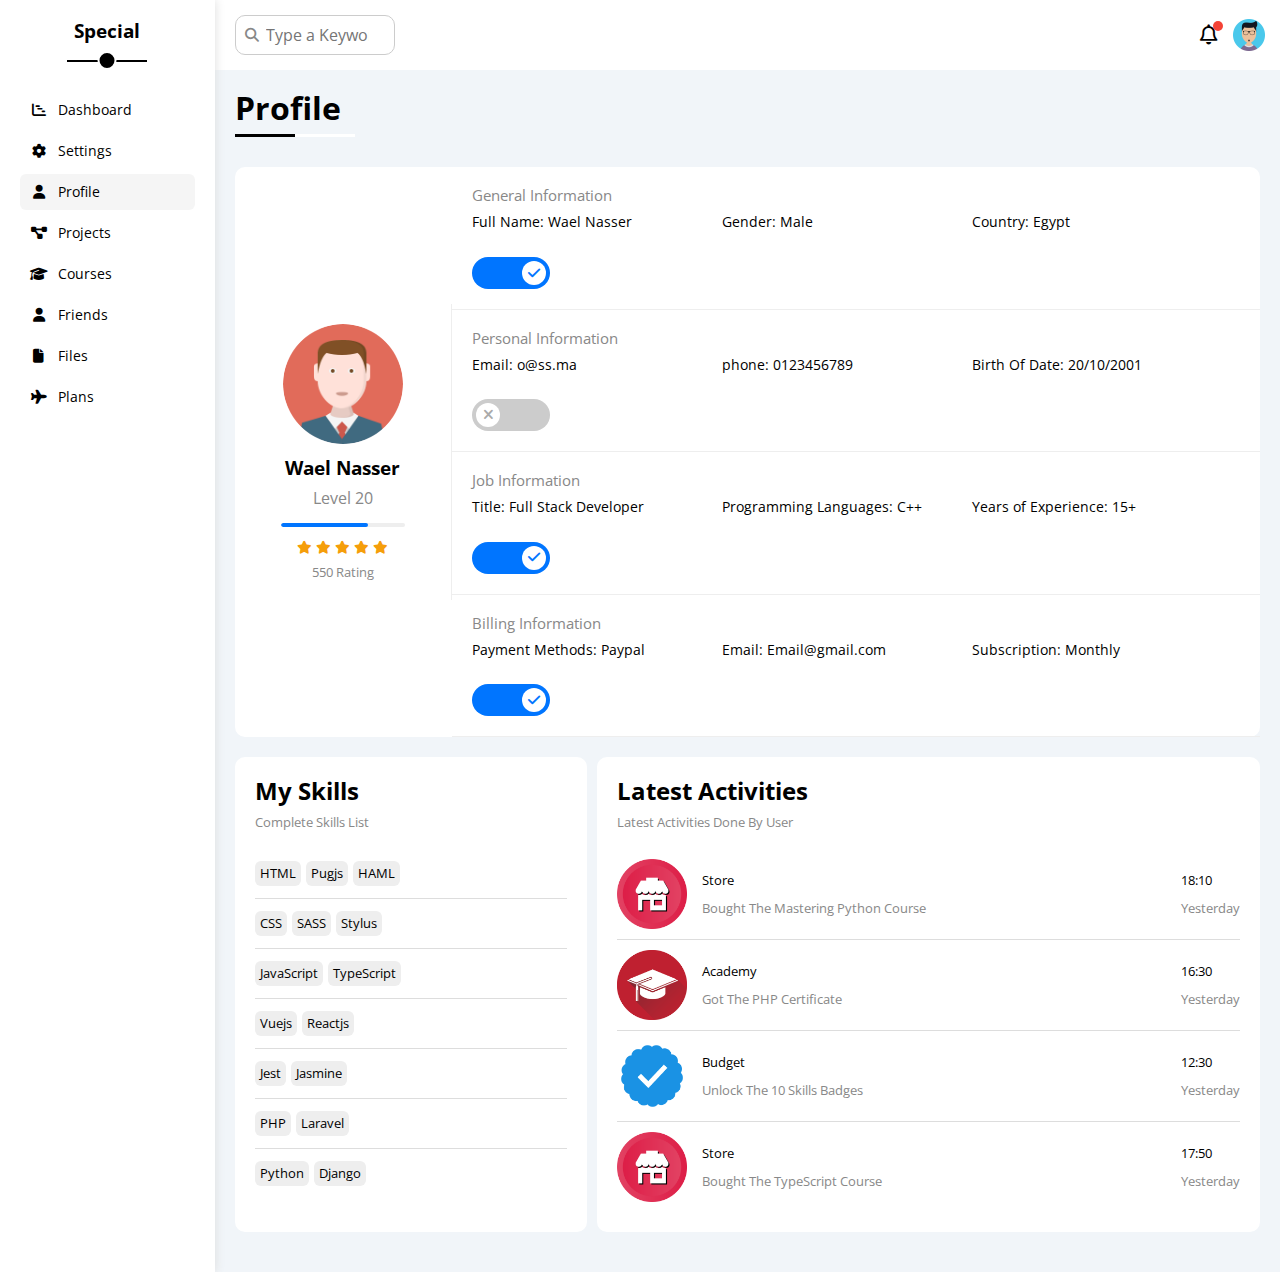
<file: profile.html>
<!DOCTYPE html>
<html lang="en">

<head>
    <meta charset="UTF-8">
    <meta http-equiv="X-UA-Compatible" content="IE=edge">
    <meta name="viewport" content="width=device-width, initial-scale=1.0">
    <link rel="stylesheet" href="Design/Dashboard.css">
    <link rel="stylesheet" href="Design/Framework.css">
    <link rel="stylesheet" href="Design/normalize.css">
    <link rel="stylesheet" href="Design/all.min.css">
    <link rel="preconnect" href="https://fonts.googleapis.com">
    <link rel="preconnect" href="https://fonts.gstatic.com" crossorigin>
    <link href="https://fonts.googleapis.com/css2?family=Open+Sans:wght@200;300;400;500;600;800&display=swap"
        rel="stylesheet">
    <title>Profile</title>
</head>

<body>
    <div class="page d-flex">
        <div class="sidebar bg-white p-20 p-relative">
            <h3 class="mt-0 p-relative txt-c">Special</h3>
            <ul>
                <li>
                    <a class="d-flex align-center fs-14 c-black rad-6 p-10" href="index.html">
                        <i class="fa-solid fa-chart-gantt fa-fw"></i>
                        <span>Dashboard</span>
                    </a>
                </li>
                <li>
                    <a class="d-flex align-center fs-14 c-black rad-6 p-10" href="settings.html">
                        <i class="fa-solid fa-gear fa-fw"></i>
                        <span>Settings</span>
                    </a>
                </li>
                <li>
                    <a class="active d-flex align-center fs-14 c-black rad-6 p-10" href="profile.html">
                        <i class="fa-solid fa-user fa-fw"></i>
                        <span>Profile</span>
                    </a>
                </li>
                <li>
                    <a class="d-flex align-center fs-14 c-black rad-6 p-10" href="projects.html">
                        <i class="fa-sharp fa-solid fa-diagram-project fa-fw"></i>
                        <span>Projects</span>
                    </a>
                </li>
                <li>
                    <a class="d-flex align-center fs-14 c-black rad-6 p-10" href="courses.html">
                        <i class="fa-solid fa-graduation-cap fa-fw"></i>
                        <span>Courses</span>
                    </a>
                </li>
                <li>
                    <a class="d-flex align-center fs-14 c-black rad-6 p-10" href="friends.html">
                        <i class="fa-solid fa-user fa-fw"></i>
                        <span>Friends</span>
                    </a>
                </li>
                <li>
                    <a class="d-flex align-center fs-14 c-black rad-6 p-10" href="file.html">
                        <i class="fa-solid fa-file fa-fw"></i>
                        <span>Files</span>
                    </a>
                </li>
                <li>
                    <a class="d-flex align-center fs-14 c-black rad-6 p-10" href="plans.html">
                        <i class="fa-solid fa-plane fa-fw"></i>
                        <span>Plans</span>
                    </a>
                </li>
            </ul>
        </div>
        <div class="content w-full">
            <!-- Start Header -->
            <div class="head bg-white p-15 between-flex">
                <div class="search p-relative">
                    <input class="p-10" type="search" placeholder="Type a Keyword">
                </div>
                <div class="icons d-flex align-center">
                    <span class="notification p-relative">
                        <i class="fa-regular fa-bell fa-lg"></i>
                    </span>
                    <img src="Imgs/avatar-computer-icons-user-profile-business-user-avatar-a06364544a97dec7f9b1c12bd642a6db.png"
                        alt="">
                </div>
            </div>
            <!-- End Header -->
            <h1 class="p-relative">Profile</h1>
            <div class="profile-page m-20">
                <!-- Start Overfiew -->
                <div class="overfiew bg-white rad-10 d-flex align-center w-full txt-c-mobile">
                    <div class="avatar-box txt-c p-20">
                        <img class="mb-10 rad-half" src="Imgs/avatar.png" alt="">
                        <h3 class="m-0">Wael Nasser</h3>
                        <p class="c-grey mt-10">Level 20</p>
                        <div class="level rad-6 bg-eee p-relative">
                            <span class="" style="width: 70%;"></span>
                        </div>
                        <div class="rating mt-10 mb-10">
                            <i class="fa-solid fa-star c-orange fs-13"></i>
                            <i class="fa-solid fa-star c-orange fs-13"></i>
                            <i class="fa-solid fa-star c-orange fs-13"></i>
                            <i class="fa-solid fa-star c-orange fs-13"></i>
                            <i class="fa-solid fa-star c-orange fs-13"></i>
                        </div>
                        <p class="c-grey m-0 fs-13">550 Rating</p>
                    </div>
                    <div class="info-box">
                        <!-- Start Information Row -->
                        <div class="box p-20 d-flex align-center">
                            <h4 class="c-grey fs-15 m-0 w-full fw-normal">General Information</h4>
                            <div class="fs-14">
                                <span>Full Name:</span>
                                <span>Wael Nasser</span>
                            </div>
                            <div class="fs-14">
                                <span>Gender:</span>
                                <span>Male</span>
                            </div>
                            <div class="fs-14">
                                <span>Country:</span>
                                <span>Egypt</span>
                            </div>
                            <div class="fs-14">
                                <label>
                                    <input class="toggle-checkbox" type="checkbox" checked>
                                    <div class="toggle-switch"></div>
                                </label>
                            </div>
                        </div>
                        <div class="box p-20 d-flex align-center">
                            <h4 class="c-grey fs-15 m-0 w-full fw-normal">Personal Information</h4>
                            <div class="fs-14">
                                <span>Email:</span>
                                <span>o@ss.ma</span>
                            </div>
                            <div class="fs-14">
                                <span>phone:</span>
                                <span>0123456789</span>
                            </div>
                            <div class="fs-14">
                                <span>Birth Of Date:</span>
                                <span>20/10/2001</span>
                            </div>
                            <div class="fs-14">
                                <label>
                                    <input class="toggle-checkbox" type="checkbox">
                                    <div class="toggle-switch"></div>
                                </label>
                            </div>
                        </div>
                        <div class="box p-20 d-flex align-center">
                            <h4 class="c-grey fs-15 m-0 w-full fw-normal">Job Information</h4>
                            <div class="fs-14">
                                <span>Title:</span>
                                <span>Full Stack Developer</span>
                            </div>
                            <div class="fs-14">
                                <span>Programming Languages:</span>
                                <span>C++</span>
                            </div>
                            <div class="fs-14">
                                <span>Years of Experience:</span>
                                <span>15+</span>
                            </div>
                            <div class="fs-14">
                                <label>
                                    <input class="toggle-checkbox" type="checkbox" checked>
                                    <div class="toggle-switch"></div>
                                </label>
                            </div>
                        </div>
                        <div class="box p-20 d-flex align-center">
                            <h4 class="c-grey fs-15 m-0 w-full fw-normal">Billing Information</h4>
                            <div class="fs-14">
                                <span>Payment Methods:</span>
                                <span>Paypal</span>
                            </div>
                            <div class="fs-14">
                                <span>Email:</span>
                                <span>Email@gmail.com</span>
                            </div>
                            <div class="fs-14">
                                <span>Subscription:</span>
                                <span>Monthly</span>
                            </div>
                            <div class="fs-14">
                                <label>
                                    <input class="toggle-checkbox" type="checkbox" checked>
                                    <div class="toggle-switch"></div>
                                </label>
                            </div>
                        </div>
                        <!-- End  Information Row -->
                    </div>
                </div>
                <!-- End Overfiew -->
                <div class="cont">
                    <!-- Start Skiils -->
                    <div class="skills bg-white rad-10 p-relative p-20 mt-20 mb-20">
                        <h2 class="mt-0 mb-10">My Skills</h2>
                        <p class="mt-0 mb-20 c-grey fs-13">Complete Skills List</p>
                        <div class="skills-row align-center">
                            <span>HTML</span>
                            <span>Pugjs</span>
                            <span>HAML</span>
                        </div>
                        <div class="skills-row align-center">
                            <span>CSS</span>
                            <span>SASS</span>
                            <span>Stylus</span>
                        </div>
                        <div class="skills-row align-center">
                            <span>JavaScript</span>
                            <span>TypeScript</span>
                        </div>
                        <div class="skills-row align-center">
                            <span>Vuejs</span>
                            <span>Reactjs</span>
                        </div>
                        <div class="skills-row align-center">
                            <span>Jest</span>
                            <span>Jasmine</span>
                        </div>
                        <div class="skills-row align-center">
                            <span>PHP</span>
                            <span>Laravel</span>
                        </div>
                        <div class="skills-row-end align-center">
                            <span>Python</span>
                            <span>Django</span>
                        </div>
                    </div>
                    <!-- End Skiils -->
                    <!-- Start Latest Activities -->
                    <div class="latest-activities  bg-white rad-10 p-relative p-20 mt-20 mb-20">
                        <h2 class="mt-0 mb-10">Latest Activities</h2>
                        <p class="mt-0 mb-20 c-grey fs-13">Latest Activities Done By User</p>
                        <div class="activities-row between-flex">
                            <div class="backet-1 align-center">
                                <img src="Imgs/activity-01.png" alt="">
                                <div class="text">
                                    <p class="fs-13">Store</p>
                                    <p class="fs-13 c-grey">Bought The Mastering Python Course</p>
                                </div>
                            </div>
                            <div class="backet-2">
                                <div class="text">
                                    <p class="fs-13">18:10</p>
                                    <p class="fs-13 c-grey">Yesterday</p>
                                </div>
                            </div>
                        </div>
                        <div class="activities-row between-flex">
                            <div class="backet-1 align-center">
                                <img src="Imgs/activity-02.png" alt="">
                                <div class="text">
                                    <p class="fs-13">Academy</p>
                                    <p class="fs-13 c-grey">Got The PHP Certificate</p>
                                </div>
                            </div>
                            <div class="backet-2">
                                <div class="text">
                                    <p class="fs-13">16:30</p>
                                    <p class="fs-13 c-grey">Yesterday</p>
                                </div>
                            </div>
                        </div>
                        <div class="activities-row between-flex">
                            <div class="backet-1 align-center">
                                <img src="Imgs/activity-03.png" alt="">
                                <div class="text">
                                    <p class="fs-13">Budget</p>
                                    <p class="fs-13 c-grey">Unlock The 10 Skills Badges</p>
                                </div>
                            </div>
                            <div class="backet-2">
                                <div class="text">
                                    <p class="fs-13">12:30</p>
                                    <p class="fs-13 c-grey">Yesterday</p>
                                </div>
                            </div>
                        </div>
                        <div class="activities-row-end between-flex">
                            <div class="backet-1 align-center">
                                <img src="Imgs/activity-01.png" alt="">
                                <div class="text">
                                    <p class="fs-13">Store</p>
                                    <p class="fs-13 c-grey">Bought The TypeScript Course</p>
                                </div>
                            </div>
                            <div class="backet-2">
                                <div class="text">
                                    <p class="fs-13">17:50</p>
                                    <p class="fs-13 c-grey">Yesterday</p>
                                </div>
                            </div>
                        </div>
                    </div>
                    <!-- End Latest Activities -->
                </div>

            </div>
        </div>
    </div>
</body>

</html>
</file>
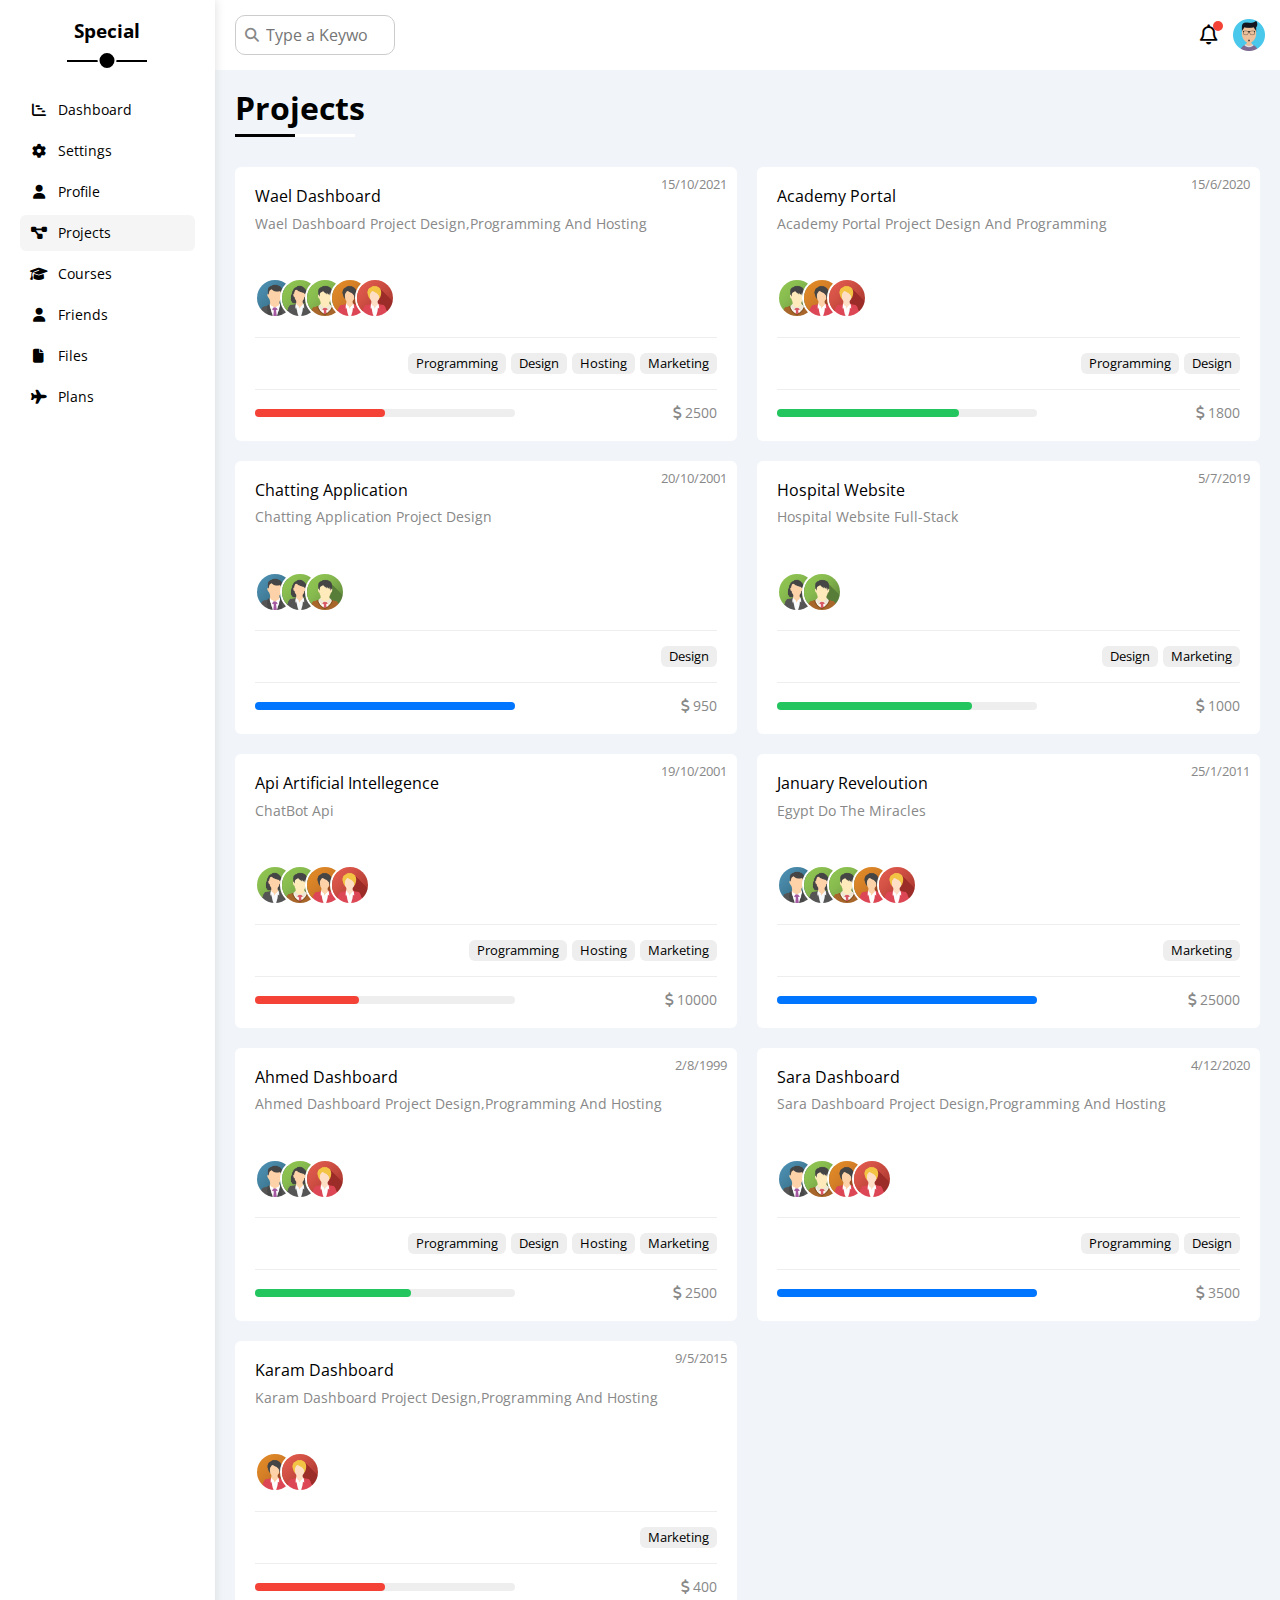
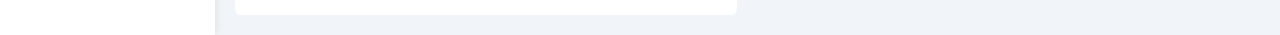
<file: projects.html>
<!DOCTYPE html>
<html lang="en">

<head>
    <meta charset="UTF-8">
    <meta http-equiv="X-UA-Compatible" content="IE=edge">
    <meta name="viewport" content="width=device-width, initial-scale=1.0">
    <link rel="stylesheet" href="Design/Dashboard.css">
    <link rel="stylesheet" href="Design/Framework.css">
    <link rel="stylesheet" href="Design/normalize.css">
    <link rel="stylesheet" href="Design/all.min.css">
    <link rel="preconnect" href="https://fonts.googleapis.com">
    <link rel="preconnect" href="https://fonts.gstatic.com" crossorigin>
    <link href="https://fonts.googleapis.com/css2?family=Open+Sans:wght@200;300;400;500;600;800&display=swap"
        rel="stylesheet">
    <title>Projects</title>
</head>

<body>
    <div class="page d-flex">
        <div class="sidebar bg-white p-20 p-relative">
            <h3 class="mt-0 p-relative txt-c">Special</h3>
            <ul>
                <li>
                    <a class="d-flex align-center fs-14 c-black rad-6 p-10" href="index.html">
                        <i class="fa-solid fa-chart-gantt fa-fw"></i>
                        <span>Dashboard</span>
                    </a>
                </li>
                <li>
                    <a class="d-flex align-center fs-14 c-black rad-6 p-10" href="settings.html">
                        <i class="fa-solid fa-gear fa-fw"></i>
                        <span>Settings</span>
                    </a>
                </li>
                <li>
                    <a class="d-flex align-center fs-14 c-black rad-6 p-10" href="profile.html">
                        <i class="fa-solid fa-user fa-fw"></i>
                        <span>Profile</span>
                    </a>
                </li>
                <li>
                    <a class="active d-flex align-center fs-14 c-black rad-6 p-10" href="projects.html">
                        <i class="fa-sharp fa-solid fa-diagram-project fa-fw"></i>
                        <span>Projects</span>
                    </a>
                </li>
                <li>
                    <a class="d-flex align-center fs-14 c-black rad-6 p-10" href="courses.html">
                        <i class="fa-solid fa-graduation-cap fa-fw"></i>
                        <span>Courses</span>
                    </a>
                </li>
                <li>
                    <a class="d-flex align-center fs-14 c-black rad-6 p-10" href="friends.html">
                        <i class="fa-solid fa-user fa-fw"></i>
                        <span>Friends</span>
                    </a>
                </li>
                <li>
                    <a class="d-flex align-center fs-14 c-black rad-6 p-10" href="file.html">
                        <i class="fa-solid fa-file fa-fw"></i>
                        <span>Files</span>
                    </a>
                </li>
                <li>
                    <a class="d-flex align-center fs-14 c-black rad-6 p-10" href="plans.html">
                        <i class="fa-solid fa-plane fa-fw"></i>
                        <span>Plans</span>
                    </a>
                </li>
            </ul>
        </div>
        <div class="content w-full">
            <!-- Start Header -->
            <div class="head bg-white p-15 between-flex">
                <div class="search p-relative">
                    <input class="p-10" type="search" placeholder="Type a Keyword">
                </div>
                <div class="icons d-flex align-center">
                    <span class="notification p-relative">
                        <i class="fa-regular fa-bell fa-lg"></i>
                    </span>
                    <img src="Imgs/avatar-computer-icons-user-profile-business-user-avatar-a06364544a97dec7f9b1c12bd642a6db.png"
                        alt="">
                </div>
            </div>
            <!-- End Header -->
            <h1 class="p-relative">Projects</h1>
            <div class="projects-page d-grid m-20">
                <div class="project bg-white p-20 rad-6 p-relative">
                    <span class="date fs-13 c-grey">15/10/2021</span>
                    <h4 class="m-0 fw-normal">Wael Dashboard</h4>
                    <p class="c-grey mt-10 mb-10 fs-14">Wael Dashboard Project Design,Programming And Hosting</p>
                    <div class="team">
                        <a href="#"><img src="Imgs/team-01.png" alt=""></a>
                        <a href="#"><img src="Imgs/team-02.png" alt=""></a>
                        <a href="#"><img src="Imgs/team-03.png" alt=""></a>
                        <a href="#"><img src="Imgs/team-04.png" alt=""></a>
                        <a href="#"><img src="Imgs/team-05.png" alt=""></a>
                    </div>
                    <div class="techs d-flex">
                        <span class="fs-13 rad-6 bg-eee">Programming</span>
                        <span class="fs-13 rad-6 bg-eee">Design</span>
                        <span class="fs-13 rad-6 bg-eee">Hosting</span>
                        <span class="fs-13 rad-6 bg-eee">Marketing</span>
                    </div>
                    <div class="info between-flex">
                        <div class="prog bg-eee">
                            <span class="bg-red" style="width: 50%;"></span>
                        </div>
                        <div class="fs-14 c-grey">
                            <i class="fa-solid fa-dollar-sign"></i>
                            2500
                        </div>
                    </div>
                </div>
                <div class="project bg-white p-20 rad-6 p-relative">
                    <span class="date fs-13 c-grey">15/6/2020</span>
                    <h4 class="m-0 fw-normal">Academy Portal</h4>
                    <p class="c-grey mt-10 mb-10 fs-14">Academy Portal Project Design And Programming</p>
                    <div class="team">
                        <a href="#"><img src="Imgs/team-03.png" alt=""></a>
                        <a href="#"><img src="Imgs/team-04.png" alt=""></a>
                        <a href="#"><img src="Imgs/team-05.png" alt=""></a>
                    </div>
                    <div class="techs d-flex">
                        <span class="fs-13 rad-6 bg-eee">Programming</span>
                        <span class="fs-13 rad-6 bg-eee">Design</span>
                    </div>
                    <div class="info between-flex">
                        <div class="prog bg-eee">
                            <span class="bg-green" style="width: 70%;"></span>
                        </div>
                        <div class="fs-14 c-grey">
                            <i class="fa-solid fa-dollar-sign"></i>
                            1800
                        </div>
                    </div>
                </div>
                <div class="project bg-white p-20 rad-6 p-relative">
                    <span class="date fs-13 c-grey">20/10/2001</span>
                    <h4 class="m-0 fw-normal">Chatting Application</h4>
                    <p class="c-grey mt-10 mb-10 fs-14">Chatting Application Project Design</p>
                    <div class="team">
                        <a href="#"><img src="Imgs/team-01.png" alt=""></a>
                        <a href="#"><img src="Imgs/team-02.png" alt=""></a>
                        <a href="#"><img src="Imgs/team-03.png" alt=""></a>
                    </div>
                    <div class="techs d-flex">
                        <span class="fs-13 rad-6 bg-eee">Design</span>
                    </div>
                    <div class="info between-flex">
                        <div class="prog bg-eee">
                            <span class="bg-blue" style="width: 100%;"></span>
                        </div>
                        <div class="fs-14 c-grey">
                            <i class="fa-solid fa-dollar-sign"></i>
                            950
                        </div>
                    </div>
                </div>
                <div class="project bg-white p-20 rad-6 p-relative">
                    <span class="date fs-13 c-grey">5/7/2019</span>
                    <h4 class="m-0 fw-normal">Hospital Website</h4>
                    <p class="c-grey mt-10 mb-10 fs-14">Hospital Website Full-Stack</p>
                    <div class="team">
                        <a href="#"><img src="Imgs/team-02.png" alt=""></a>
                        <a href="#"><img src="Imgs/team-03.png" alt=""></a>
                    </div>
                    <div class="techs d-flex">
                        <span class="fs-13 rad-6 bg-eee">Design</span>
                        <span class="fs-13 rad-6 bg-eee">Marketing</span>
                    </div>
                    <div class="info between-flex">
                        <div class="prog bg-eee">
                            <span class="bg-green" style="width: 75%;"></span>
                        </div>
                        <div class="fs-14 c-grey">
                            <i class="fa-solid fa-dollar-sign"></i>
                            1000
                        </div>
                    </div>
                </div>
                <div class="project bg-white p-20 rad-6 p-relative">
                    <span class="date fs-13 c-grey">19/10/2001</span>
                    <h4 class="m-0 fw-normal">Api Artificial Intellegence</h4>
                    <p class="c-grey mt-10 mb-10 fs-14">ChatBot Api</p>
                    <div class="team">
                        <a href="#"><img src="Imgs/team-02.png" alt=""></a>
                        <a href="#"><img src="Imgs/team-03.png" alt=""></a>
                        <a href="#"><img src="Imgs/team-04.png" alt=""></a>
                        <a href="#"><img src="Imgs/team-05.png" alt=""></a>
                    </div>
                    <div class="techs d-flex">
                        <span class="fs-13 rad-6 bg-eee">Programming</span>
                        <span class="fs-13 rad-6 bg-eee">Hosting</span>
                        <span class="fs-13 rad-6 bg-eee">Marketing</span>
                    </div>
                    <div class="info between-flex">
                        <div class="prog bg-eee">
                            <span class="bg-red" style="width: 40%;"></span>
                        </div>
                        <div class="fs-14 c-grey">
                            <i class="fa-solid fa-dollar-sign"></i>
                            10000
                        </div>
                    </div>
                </div>
                <div class="project bg-white p-20 rad-6 p-relative">
                    <span class="date fs-13 c-grey">25/1/2011</span>
                    <h4 class="m-0 fw-normal">January Reveloution</h4>
                    <p class="c-grey mt-10 mb-10 fs-14">Egypt Do The Miracles</p>
                    <div class="team">
                        <a href="#"><img src="Imgs/team-01.png" alt=""></a>
                        <a href="#"><img src="Imgs/team-02.png" alt=""></a>
                        <a href="#"><img src="Imgs/team-03.png" alt=""></a>
                        <a href="#"><img src="Imgs/team-04.png" alt=""></a>
                        <a href="#"><img src="Imgs/team-05.png" alt=""></a>
                    </div>
                    <div class="techs d-flex">
                        <span class="fs-13 rad-6 bg-eee">Marketing</span>
                    </div>
                    <div class="info between-flex">
                        <div class="prog bg-eee">
                            <span class="bg-blue" style="width: 100%;"></span>
                        </div>
                        <div class="fs-14 c-grey">
                            <i class="fa-solid fa-dollar-sign"></i>
                            25000
                        </div>
                    </div>
                </div>
                <div class="project bg-white p-20 rad-6 p-relative">
                    <span class="date fs-13 c-grey">2/8/1999</span>
                    <h4 class="m-0 fw-normal">Ahmed Dashboard</h4>
                    <p class="c-grey mt-10 mb-10 fs-14">Ahmed Dashboard Project Design,Programming And Hosting</p>
                    <div class="team">
                        <a href="#"><img src="Imgs/team-01.png" alt=""></a>
                        <a href="#"><img src="Imgs/team-02.png" alt=""></a>
                        <a href="#"><img src="Imgs/team-05.png" alt=""></a>
                    </div>
                    <div class="techs d-flex">
                        <span class="fs-13 rad-6 bg-eee">Programming</span>
                        <span class="fs-13 rad-6 bg-eee">Design</span>
                        <span class="fs-13 rad-6 bg-eee">Hosting</span>
                        <span class="fs-13 rad-6 bg-eee">Marketing</span>
                    </div>
                    <div class="info between-flex">
                        <div class="prog bg-eee">
                            <span class="bg-green" style="width: 60%;"></span>
                        </div>
                        <div class="fs-14 c-grey">
                            <i class="fa-solid fa-dollar-sign"></i>
                            2500
                        </div>
                    </div>
                </div>
                <div class="project bg-white p-20 rad-6 p-relative">
                    <span class="date fs-13 c-grey">4/12/2020</span>
                    <h4 class="m-0 fw-normal">Sara Dashboard</h4>
                    <p class="c-grey mt-10 mb-10 fs-14">Sara Dashboard Project Design,Programming And Hosting</p>
                    <div class="team">
                        <a href="#"><img src="Imgs/team-01.png" alt=""></a>
                        <a href="#"><img src="Imgs/team-03.png" alt=""></a>
                        <a href="#"><img src="Imgs/team-04.png" alt=""></a>
                        <a href="#"><img src="Imgs/team-05.png" alt=""></a>
                    </div>
                    <div class="techs d-flex">
                        <span class="fs-13 rad-6 bg-eee">Programming</span>
                        <span class="fs-13 rad-6 bg-eee">Design</span>
                    </div>
                    <div class="info between-flex">
                        <div class="prog bg-eee">
                            <span class="bg-blue" style="width: 100%;"></span>
                        </div>
                        <div class="fs-14 c-grey">
                            <i class="fa-solid fa-dollar-sign"></i>
                            3500
                        </div>
                    </div>
                </div>
                <div class="project bg-white p-20 rad-6 p-relative">
                    <span class="date fs-13 c-grey">9/5/2015</span>
                    <h4 class="m-0 fw-normal">Karam Dashboard</h4>
                    <p class="c-grey mt-10 mb-10 fs-14">Karam Dashboard Project Design,Programming And Hosting</p>
                    <div class="team">
                        <a href="#"><img src="Imgs/team-04.png" alt=""></a>
                        <a href="#"><img src="Imgs/team-05.png" alt=""></a>
                    </div>
                    <div class="techs d-flex">
                        <span class="fs-13 rad-6 bg-eee">Marketing</span>
                    </div>
                    <div class="info between-flex">
                        <div class="prog bg-eee">
                            <span class="bg-red" style="width: 50%;"></span>
                        </div>
                        <div class="fs-14 c-grey">
                            <i class="fa-solid fa-dollar-sign"></i>
                            400
                        </div>
                    </div>
                </div>
            </div>
        </div>
    </div>
</body>

</html>
</file>
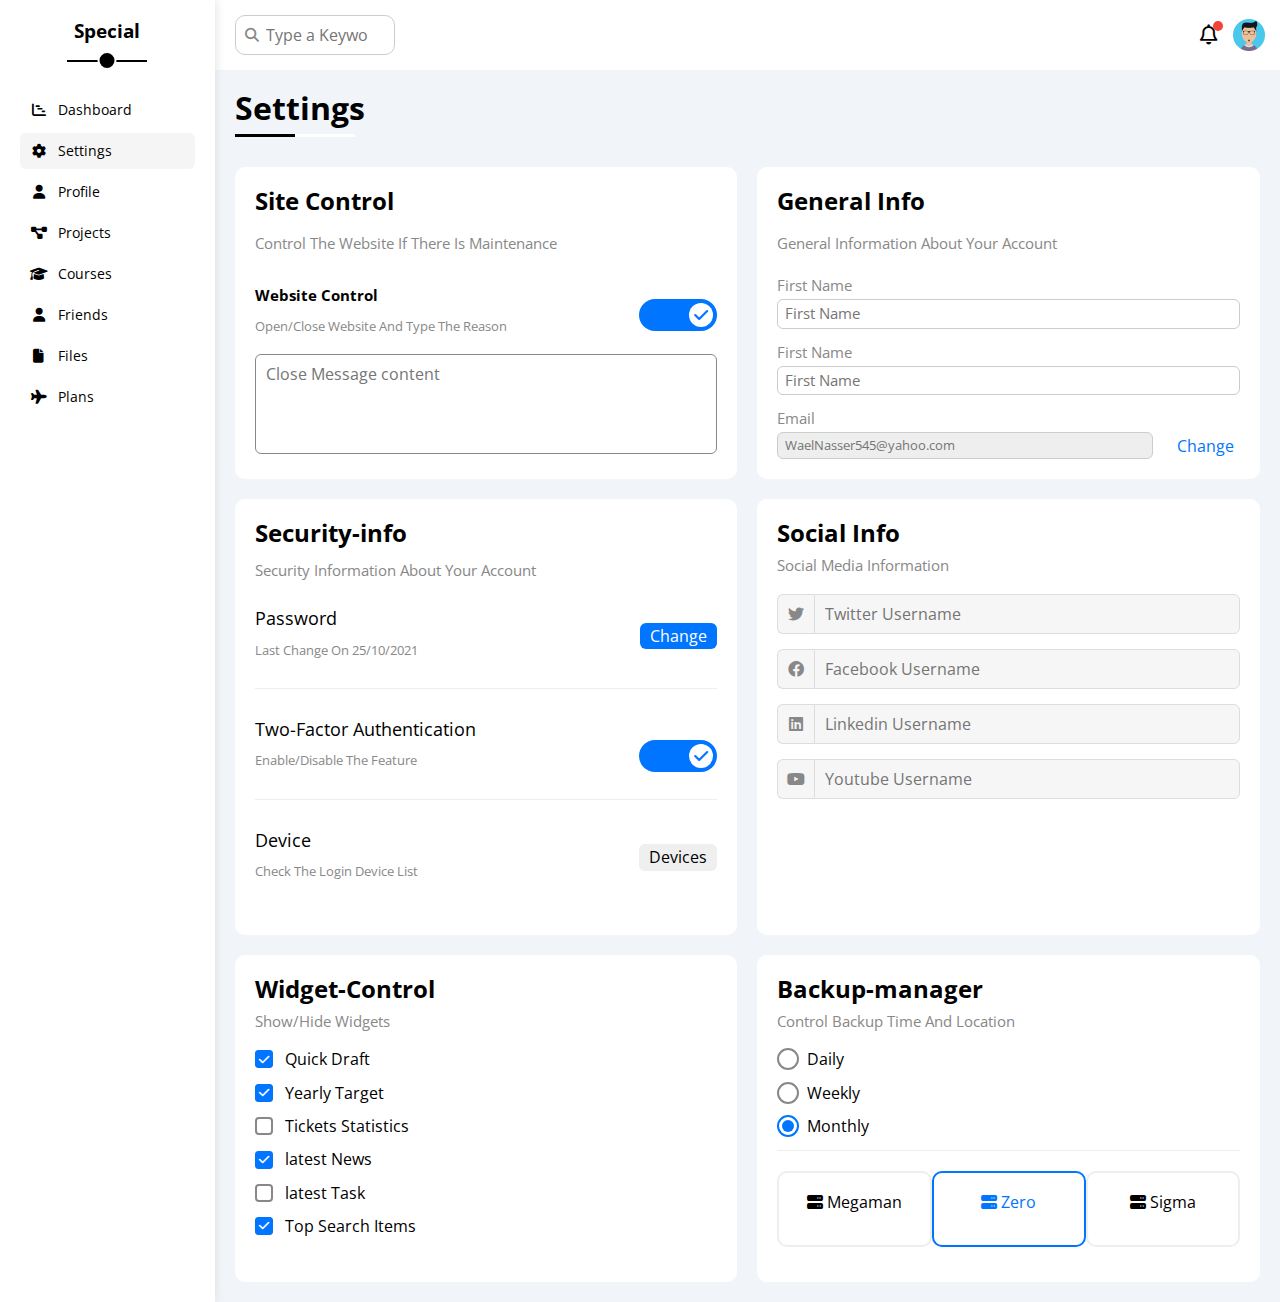
<file: Settings.html>
<!DOCTYPE html>
<html lang="en">

<head>
    <meta charset="UTF-8">
    <meta http-equiv="X-UA-Compatible" content="IE=edge">
    <meta name="viewport" content="width=device-width, initial-scale=1.0">
    <link rel="stylesheet" href="Design/Dashboard.css">
    <link rel="stylesheet" href="Design/Framework.css">
    <link rel="stylesheet" href="Design/normalize.css">
    <link rel="stylesheet" href="Design/all.min.css">
    <link rel="preconnect" href="https://fonts.googleapis.com">
    <link rel="preconnect" href="https://fonts.gstatic.com" crossorigin>
    <link href="https://fonts.googleapis.com/css2?family=Open+Sans:wght@200;300;400;500;600;800&display=swap"
        rel="stylesheet">
    <title>Settings</title>
</head>

<body>
    <div class="page d-flex">
        <div class="sidebar bg-white p-20 p-relative">
            <h3 class="mt-0 p-relative txt-c">Special</h3>
            <ul>
                <li>
                    <a class="d-flex align-center fs-14 c-black rad-6 p-10" href="index.html">
                        <i class="fa-solid fa-chart-gantt fa-fw"></i>
                        <span>Dashboard</span>
                    </a>
                </li>
                <li>
                    <a class="active  d-flex align-center fs-14 c-black rad-6 p-10" href="settings.html">
                        <i class="fa-solid fa-gear fa-fw"></i>
                        <span>Settings</span>
                    </a>
                </li>
                <li>
                    <a class="d-flex align-center fs-14 c-black rad-6 p-10" href="profile.html">
                        <i class="fa-solid fa-user fa-fw"></i>
                        <span>Profile</span>
                    </a>
                </li>
                <li>
                    <a class="d-flex align-center fs-14 c-black rad-6 p-10" href="projects.html">
                        <i class="fa-sharp fa-solid fa-diagram-project fa-fw"></i>
                        <span>Projects</span>
                    </a>
                </li>
                <li>
                    <a class="d-flex align-center fs-14 c-black rad-6 p-10" href="courses.html">
                        <i class="fa-solid fa-graduation-cap fa-fw"></i>
                        <span>Courses</span>
                    </a>
                </li>
                <li>
                    <a class="d-flex align-center fs-14 c-black rad-6 p-10" href="friends.html">
                        <i class="fa-solid fa-user fa-fw"></i>
                        <span>Friends</span>
                    </a>
                </li>
                <li>
                    <a class="d-flex align-center fs-14 c-black rad-6 p-10" href="file.html">
                        <i class="fa-solid fa-file fa-fw"></i>
                        <span>Files</span>
                    </a>
                </li>
                <li>
                    <a class="d-flex align-center fs-14 c-black rad-6 p-10" href="plans.html">
                        <i class="fa-solid fa-plane fa-fw"></i>
                        <span>Plans</span>
                    </a>
                </li>
            </ul>
        </div>
        <div class="content w-full">
            <!-- Start Header -->
            <div class="head bg-white p-15 between-flex">
                <div class="search p-relative">
                    <input class="p-10" type="search" placeholder="Type a Keyword">
                </div>
                <div class="icons d-flex align-center">
                    <span class="notification p-relative">
                        <i class="fa-regular fa-bell fa-lg"></i>
                    </span>
                    <img src="Imgs/avatar-computer-icons-user-profile-business-user-avatar-a06364544a97dec7f9b1c12bd642a6db.png"
                        alt="">
                </div>
            </div>
            <!-- End Header -->
            <h1 class="p-relative">Settings</h1>
            <div class="settings-page m-20 d-grid gap-20">
                <!-- Start Site Control -->
                <div class="site-control bg-white rad-10 p-20">
                    <h2 class="mt-0 mb-20">Site Control</h2>
                    <p class="mt-0 mb-20 fs-15 c-grey">Control The Website If There Is Maintenance</p>
                    <div class="text-toggle between-flex mb-15">
                        <div class="text">
                            <h3 class="fs-15">Website Control</h3>
                            <span class="fs-13 d-block c-grey mb-5">Open/Close Website And Type The Reason</span>
                        </div>
                        <label>
                            <input class="toggle-checkbox" type="checkbox" checked>
                            <div class="toggle-switch"></div>
                        </label>
                    </div>
                    <textarea placeholder="Close Message content"></textarea>
                </div>
                <!-- End Site Control -->
                <!-- Start General Info -->
                <div class="general-info bg-white rad-10 p-20">
                    <h2 class="mt-0 mb-20">General Info</h2>
                    <p class="mt-0 mb-25 fs-15 c-grey">General Information About Your Account</p>
                    <div class="form-row">
                        <span>First Name</span>
                        <input type="text" placeholder="First Name">
                    </div>
                    <div class="form-row">
                        <span>First Name</span>
                        <input type="text" placeholder="First Name">
                    </div>
                    <div class="email">
                        <span class="fs-15 c-grey d-block mb-5">Email</span>
                        <div class="text">
                            <input type="email" placeholder="WaelNasser545@yahoo.com">
                            <button>Change</button>
                        </div>

                    </div>
                </div>
                <!-- End General Info -->
                <!-- Start Security Info -->
                <div class="security-info bg-white rad-10 p-20">
                    <h2 class="mt-0 mb-10">Security-info</h2>
                    <p class="fs-15 c-grey mb-5">Security Information About Your Account</p>
                    <div class="security-row">
                        <div class="text">
                            <h4 class="fs-18 fw-normal">Password</h4>
                            <h6 class="fs-13 c-grey fw-normal mt--10">Last Change On 25/10/2021</h6>
                        </div>
                        <button class="btn-shape bg-blue c-white b-none c-pointer">Change</button>
                    </div>
                    <div class="security-row">
                        <div class="text">
                            <h4 class="fs-18 fw-normal">Two-Factor Authentication</h4>
                            <h6 class="fs-13 c-grey fw-normal mt--10">Enable/Disable The Feature</h6>
                        </div>
                        <label>
                            <input class="toggle-checkbox" type="checkbox" checked>
                            <div class="toggle-switch"></div>
                        </label>
                    </div>
                    <div class="security-row-f">
                        <div class="text">
                            <h4 class="fs-18 fw-normal">Device</h4>
                            <h6 class="fs-13 c-grey fw-normal mt--10">Check The Login Device List</h6>
                        </div>
                        <button class="btn-shape b-none c-pointer">Devices</button>
                    </div>
                </div>
                <!-- End Security Info -->
                <!-- Start Social Info -->
                <div class="social-info p-20 bg-white rad-10">
                    <h2 class="mt-0 mb-10">Social Info</h2>
                    <p class="fs-15 c-grey mb-20 mt-0">Social Media Information</p>
                    <div class="d-flex align-center mb-15">
                        <i class="fa-brands fa-twitter center-flex c-grey"></i>
                        <input class="w-full" type="text" placeholder="Twitter Username">
                    </div>
                    <div class="d-flex align-center mb-15">
                        <i class="fa-brands fa-facebook center-flex c-grey"></i>
                        <input class="w-full" type="text" placeholder="Facebook Username">
                    </div>
                    <div class="d-flex align-center mb-15">
                        <i class="fa-brands fa-linkedin center-flex c-grey"></i>
                        <input class="w-full" type="text" placeholder="Linkedin Username">
                    </div>
                    <div class="d-flex align-center mb-15">
                        <i class="fa-brands fa-youtube center-flex c-grey"></i>
                        <input class="w-full" type="text" placeholder="Youtube Username">
                    </div>
                </div>
                <!-- End Social Info -->
                <!-- Start Widget Control -->
                <div class="widget-control p-20 bg-white rad-10">
                    <h2 class="mt-0 mb-10">Widget-Control</h2>
                    <p class="fs-15 c-grey mb-20 mt-0">Show/Hide Widgets</p>
                    <div class="control d-flex  mb-15">
                        <input type="checkbox" id="one" checked>
                        <label for="one">Quick Draft</label>
                    </div>
                    <div class="control d-flex  mb-15">
                        <input type="checkbox" id="two" checked>
                        <label for="two">Yearly Target</label>
                    </div>
                    <div class="control d-flex  mb-15">
                        <input type="checkbox" id="three">
                        <label for="three">Tickets Statistics</label>
                    </div>
                    <div class="control d-flex  mb-15">
                        <input type="checkbox" id="four" checked>
                        <label for="four">latest News</label>
                    </div>
                    <div class="control d-flex  mb-15">
                        <input type="checkbox" id="five">
                        <label for="five">latest Task</label>
                    </div>
                    <div class="control d-flex  mb-15">
                        <input type="checkbox" id="six" checked>
                        <label for="six">Top Search Items</label>
                    </div>
                </div>
                <!-- End Widget Control -->
                <!-- Start Backup Manager -->
                <div class="backup-manager bg-white rad-10 p-20">
                    <h2 class="mt-0 mb-10">Backup-manager</h2>
                    <p class="mt-0 mb-20 c-grey fs-15">Control Backup Time And Location</p>
                    <div class="date d-flex mb-15">
                        <input type="radio" name="time" id="daily" checked>
                        <label for="daily">Daily</label>
                    </div>
                    <div class="date d-flex mb-15">
                        <input type="radio" name="time" id="weekly" checked>
                        <label for="weekly">Weekly</label>
                    </div>
                    <div class="date d-flex mb-15">
                        <input type="radio" name="time" id="monthly" checked>
                        <label for="monthly">Monthly</label>
                    </div>
                    <div class="servers d-flex align-center txt-c">
                        <input type="radio" name="servers" id="server-one">
                        <div class="server mb-15 rad-10 w-full">
                            <label class="d-block m-20" for="server-one">
                                <i class="fa-solid fa-server d-block mb-15"></i>
                                Megaman
                            </label>
                        </div>
                        <input type="radio" name="servers" id="server-two" checked>
                        <div class="server mb-15 rad-10 w-full">
                            <label class="d-block m-20" for="server-two">
                                <i class="fa-solid fa-server d-block mb-15"></i>
                                Zero
                            </label>
                        </div>
                        <input type="radio" name="servers" id="server-three">
                        <div class="server mb-15 rad-10 w-full">
                            <label class="d-block m-20" for="server-three">
                                <i class="fa-solid fa-server d-block mb-15"></i>
                                Sigma
                            </label>
                        </div>
                    </div>
                </div>
                <!-- End Backup Manager -->
            </div>
        </div>
    </div>
</body>

</html>
</file>
<file: Design/Dashboard.css>
:root {
    --blue-color: #0075ff;
    --blue-alt-color: #0d69d5;
    --orange-color: #f59e0b;
    --green-color: #22c55e;
    --red-color: #f44336;
    --grey-color: #888;
}

* {
    box-sizing: border-box;
}

body {
    font-family: "open sans", "sans-serif";
    margin: 0;
}

*:focus {
    outline: none;
}

a {
    text-decoration: none;
}

ul {
    list-style: none;
    padding: 0;
}

::-webkit-scrollbar {
    width: 15px;
}

::-webkit-scrollbar-track {
    background-color: white;
}

::-webkit-scrollbar-thumb {
    background-color: var(--blue-color);
}

::-webkit-scrollbar-thumb:hover {
    background-color: var(--blue-alt-color);
}

.page {
    min-height: 100vh;
    background-color: #F1F5F9;
}

/* Start sidebar */
.sidebar {
    width: 250px;
    box-shadow: 0 0 10px #DDD;
}

.sidebar>h3 {
    margin-bottom: 50px;
}

.sidebar>h3::before {
    content: "";
    background-color: black;
    width: 80px;
    height: 2px;
    position: absolute;
    transform: translateX(-50%);
    left: 50%;
    bottom: -20px;
}

.sidebar>h3::after {
    content: "";
    background-color: black;
    position: absolute;
    width: 15px;
    height: 15px;
    border-radius: 50%;
    transform: translateX(-50%);
    left: 50%;
    bottom: -28px;
    border: 2px solid white;
}

.sidebar ul li a {
    transition: 0.3;
    margin-bottom: 5px;
}

.sidebar ul li a:hover,
.sidebar ul li a.active {
    background-color: #f5f5f5;
}

.sidebar ul li a span {
    font-size: 14px;
    margin-left: 10px;
}

@media(max-width:767px) {
    .sidebar {
        width: 62px;
        padding: 10px;
    }

    .sidebar ul li a span {
        display: none;
    }

    .sidebar>h3 {
        font-size: 9px;
        margin-bottom: 15px;
    }

    .sidebar>h3::before,
    .sidebar>h3::after {
        display: none;
    }

    .sidebar ul li a:hover,
    .sidebar ul li a.active {
        background-color: white;
    }
}

/* End sidebar */
/* Start Content */
.content {
    overflow: hidden;
}

.head .search::before {
    font-family: var(--fa-style-family-classic);
    content: "\f002";
    font-weight: 900;
    position: absolute;
    left: 15px;
    top: 50%;
    transform: translateY(-50%);
    font-size: 14px;
    color: var(--grey-color);
}

.head .search input {
    border: 1px solid #CCC;
    border-radius: 10px;
    margin-left: 5px;
    padding-left: 30px;
    width: 160px;
    transition: 0.3s;
}

.head .search input:focus {
    width: 200px;
}

.head .search input:focus::placeholder {
    opacity: 0;
}

.head .icons .notification::before {
    content: "";
    position: absolute;
    width: 10px;
    height: 10px;
    right: -5px;
    background-color: var(--red-color);
    top: -5px;
    border-radius: 50%;
}

.head .icons img {
    width: 32px;
    height: 32px;
    margin-left: 15px;
}

.page h1 {
    margin: 20px 20px 40px;
}

.page h1::before,
.page h1::after {
    content: "";
    height: 3px;
    position: absolute;
    bottom: -10px;
    left: 0;
}

.page h1::before {
    background-color: white;
    width: 120px;
}

.page h1::after {
    background-color: black;
    width: 60px;
}

.wrapper {
    grid-template-columns: repeat(auto-fill, minmax(450px, 1fr));
    margin-left: 20px;
    margin-right: 20px;
    margin-bottom: 20px;
}

@media (max-width: 767px) {
    .wrapper {
        grid-template-columns: minmax(200px, 1fr);
        margin-left: 10px;
        margin-right: 10px;
        gap: 10px;
    }
}

/* End Content */
/* Start Welcome Widget */
.welcome {
    overflow: hidden;
}

.welcome .intro img {
    width: 200px;
    margin-bottom: -10px;
}

.welcome .avatar {
    width: 64px;
    height: 64px;
    border: 2px solid white;
    border-radius: 50%;
    padding: 2px;
    box-shadow: 0 0 5px #DDD;
    margin-left: 20px;
    margin-top: -32px;
}

.welcome .body {
    border-bottom: 1px solid #eee;
    border-top: 1px solid #eee;
}

.welcome .body>div {
    flex: 1;
}

.welcome .visit {
    margin: 0 15px 15px auto;
    transition: 0.3s;
}

.welcome .visit:hover {
    background-color: var(--blue-alt-color);
}

@media (max-width: 767px) {
    .welcome .intro {
        padding-bottom: 30px;
    }

    .welcome .avatar {
        margin-left: 0;
    }

    .welcome .body>div:not(:last-child) {
        margin-bottom: 20px;
    }
}

/* End Welcome Widget */
/* Start Quick Widget */
.quick textarea {
    resize: none;
    min-height: 180px;
}

.quick .save {
    cursor: pointer;
    transition: 0.3s;
    margin-left: auto;
}

.quick .save:hover {
    background-color: var(--blue-alt-color);
}

/* End Quick Widget */
/* Start Yearly Target */
.target .target-row .icon {
    width: 80px;
    height: 80px;
    margin-right: 15px;
}

.target .details {
    flex: 1;
}

.target .details .progress {
    height: 4px;
}

.target .details .progress>span {
    position: absolute;
    left: 0;
    top: 0;
    height: 100%;
}

.target .details .progress>span span {
    position: absolute;
    bottom: 16px;
    right: -16px;
    color: white;
    padding: 2px 5px;
    border-radius: 6px;
    font-size: 13px;
}

.target .details .progress>span span::after {
    content: "";
    /* border-color: transparent; */
    border-width: 5px;
    border-style: solid;
    position: absolute;
    bottom: -9px;
    border-top-color: var(--blue-color);
    left: 50%;
    transform: translateX(-50%);
}

.target .details .progress>.blue span::after {
    background-color: var(--blue-color);
    border-top-color: var(--blue-color);
}

.target .details .progress>.orange span::after {
    background-color: var(--orange-color);
    border-top-color: var(--orange-color);
}

.target .details .progress>.green span::after {
    background-color: var(--green-color);
    border-top-color: var(--green-color);
}

.blue .icon,
.blue .progress {
    background-color: rgb(0 117 255 / 20%);
}

.orange .icon,
.orange .progress {
    background-color: rgb(245 158 11 / 20%);
}

.green .icon,
.green .progress {
    background-color: rgb(34 197 94 / 20%);
}

/* End Yearly Target */
/* Start Ticket */
.ticket .grided {
    display: grid;
    grid-template-columns: repeat(auto-fill, minmax(200px, 1fr));
    gap: 20px;
}

.ticket .card {
    display: flex;
    flex-direction: column;
    align-items: center;
    justify-content: space-between;
    margin-top: 30px;
    border: 1px solid var(--grey-color);
    border-radius: 6px;
    padding: 15px;
    overflow: hidden;
}

.ticket .card i {
    margin: 0px auto 15px;
    font-size: 25px;
}

.ticket .grided .card span {
    font-weight: 600;
    font-size: 25px;
}

.ticket .grided .card p {
    font-size: 14px;
    color: var(--grey-color);
}

/* End Ticket */
/* Start Latest News */
.latest-news .news-row:not(:last-of-type) {
    margin-bottom: 20px;
    padding-bottom: 20px;
    border-bottom: 1px solid #eee;
}

.latest-news .news-row img {
    width: 100px;
    border-radius: 6px;
    margin-right: 15px;
}

.latest-news .info {
    flex-grow: 1;
}

.latest-news .info h3 {
    margin: 0 0 6px;
    font-size: 16px;
}

@media(max-width: 767px) {
    .latest-news .news-row {
        display: block;
    }

    .latest-news .news-row .label {
        margin: 10px auto;
        width: fit-content;
    }
}

/* End Latest News */
/* Start Latest Task */
.latest-task .task-row {
    align-items: center;
    display: flex;
    justify-content: space-between;
    border-bottom: 1px solid #EEE;
}

.latest-task .task-row .text h3 {
    font-size: 20px;
}

.latest-task .task-row .text p {
    font-size: 17px;
    color: var(--grey-color);
}

.latest-task .task-row i {
    font-size: 19px;
    cursor: pointer;
    transition: 0.3s;
}

.latest-task .task-row i:hover {
    color: var(--red-color);
}

.latest-task .task-row .del h3 {
    font-size: 20px;
    color: rgb(0 0 0 / 60%);
}

.latest-task .task-row .del p {
    font-size: 17px;
    color: rgb(136 136 136 / 60%);
}

.latest-task .task-row .done {
    text-decoration: line-through;
}

/* End Latest Task */
/* Start Top Search */
.top-search .search-row span {
    background-color: #EEE;
    padding: 5px;
    border: none;
    border-radius: 6px;
}

/* End Top Search */
/* Start Latest Uploads */
.latest-upload ul li:not(:last-child) {
    border-bottom: 1px solid #eee;
}

.latest-upload ul li img {
    width: 40px;
    height: 40px;
}

/* End Latest Uploads */
/* Start Last Project */
.last-project ul::before {
    content: "";
    position: absolute;
    left: 11px;
    width: 2px;
    height: 100%;
    background-color: var(--blue-color);
}

.last-project ul li::before {
    content: "";
    width: 20px;
    height: 20px;
    display: block;
    border-radius: 50%;
    background-color: white;
    border: 2px solid white;
    outline: 2px solid var(--blue-color);
    margin-right: 15px;
    z-index: 1;
}

.last-project ul li.done::before {
    background-color: var(--blue-color);
}

.last-project ul li.current::before {
    animation: change-color 0.8s infinite alternate;
}

.last-project .launch-icon {
    position: absolute;
    width: 160px;
    right: 0;
    bottom: 0;
    opacity: 0.1;
}

/* End Last Project */
/* Start Reminder  */
.reminder .reminder-row {
    display: flex;
    align-items: center;
    gap: 25px;
}

.reminder .reminder-row .circle {
    display: block;
    width: 20px;
    height: 20px;
    border-radius: 50%;
}

.reminder .reminder-row .line {
    display: block;
    width: 3px;
    height: 55px;
}

.reminder .reminder-row h3 {
    font-weight: bold;
    font-size: 14px;
    margin-top: 0;
    margin-bottom: 5px;
}

.reminder .reminder-row h4 {
    font-size: 12px;
    color: var(--grey-color);
    font-weight: normal;
}

/* End Reminder  */
/* Start Latest Post */
.latest-post .personal-info {
    display: flex;
    align-items: center;
    gap: 25px;
    border-bottom: 1px solid #EEE;
    margin-bottom: 30px;
}

.latest-post .personal-info img {
    width: 60px;
    height: 60px;
    transition: 0.3s;
}

.latest-post .personal-info img:hover {
    width: 70px;
    height: 70px;
}

.latest-post .personal-info .info h2 {
    font-weight: 500;
    font-size: 18px;
}

.latest-post .personal-info .info p {
    font-size: 18px;
    color: var(--grey-color);
}

.latest-post .post {
    font-weight: 500;
    line-height: 1.7;
    font-size: 18px;
    margin-bottom: 20px;
    border-bottom: 1px solid #EEE;
}

.latest-post .reach {
    display: flex;
    align-items: center;
    justify-content: space-between;
}

.latest-post .reach .one {
    font-size: 18px;
    color: var(--grey-color);
}

.latest-post .reach .one:hover {
    color: var(--blue-color);
}

.latest-post .reach .two {
    font-size: 18px;
    color: var(--grey-color);
}

.latest-post .reach .two:hover {
    color: var(--blue-color);
}

/* End Latest Post */
/* Start Social Media */
.social-media .social-row {
    display: flex;
    align-items: center;
    justify-content: space-between;
    margin-bottom: 10px;
    background-color: aquamarine;
    position: relative;
}

.social-media .one,
.social-media .four {
    background-color: rgb(0 117 255 / 20%)
}

.social-media .two {
    background-color: rgb(13 105 213 / 20%);
}

.social-media .three {
    background-color: rgb(244 67 54 / 20%);
}

.social-media .social-row .social {
    display: flex;
    align-items: center;
    justify-content: space-between;
    gap: 10px;
}

.social-media .social-row .social i {
    width: 60px;
    height: 60px;
    align-items: center;
    display: flex;
}

.social-media .social-row button {
    position: absolute;
    right: 10px;
    padding: 4px 6px;
    border: none;
    border-radius: 6px;
    color: white;
    font-size: 14px;
}

/* End Social Media */
/* Start Projects Table */
.projects .responsive-table {
    overflow-x: auto;
}

.projects table {
    min-width: 1000px;
    border-spacing: 0;
}

.projects thead td {
    background-color: #EEE;
    font-weight: bold;
}

.projects table td {
    padding: 15px;
}

.projects tbody td {
    border-bottom: 1px solid #EEE;
    border-left: 1px solid #EEE;
    transition: 0.3s;
}

.projects table tbody tr td:last-child {
    border-right: 1px solid #EEE;
}

.projects tbody tr:hover td {
    background-color: #faf7f7;
}

.projects table img {
    width: 32px;
    height: 32px;
    border-radius: 50%;
    padding: 2px;
    background-color: white;
}

.projects table img:not(:first-child) {
    margin-left: -20px;
}

.projects table .label {
    font-size: 13px;
}

/* End Projects Table */
/* Start Settings */
.settings-page {
    grid-template-columns: repeat(auto-fill, minmax(450px, 1fr));
    margin-left: 20px;
    margin-right: 20px;
    margin-bottom: 20px;
}

@media (max-width: 767px) {
    .settings-page {
        grid-template-columns: minmax(100px, 1fr);
        margin-left: 10px;
        margin-right: 10px;
        gap: 10px;
    }
}

/* Start Toggle-checkbox */
.toggle-checkbox {
    -webkit-appearance: none;
    appearance: none;
}

.toggle-switch {
    background-color: #CCC;
    width: 78px;
    height: 32px;
    border-radius: 16px;
    position: relative;
    transition: 0.3s;
    cursor: pointer;
}

.toggle-switch::before {
    font-family: var(--fa-style-family-classic);
    content: "\f00d";
    font-weight: 900;
    background-color: white;
    width: 24px;
    height: 24px;
    position: absolute;
    border-radius: 50%;
    left: 4px;
    top: 4px;
    display: flex;
    align-items: center;
    justify-content: center;
    color: #AAA;
}

.toggle-checkbox:checked+.toggle-switch {
    background-color: var(--blue-color);
}

.toggle-checkbox:checked+.toggle-switch::before {
    content: "\f00c";
    left: 50px;
    color: var(--blue-color);
    transition: 0.3s;
}

/* End Toggle-checkbox */
/* Start Site Control */
.site-control textarea {
    width: 100%;
    height: 100px;
    resize: none;
    border-radius: 6px;
    border-color: var(--grey-color);
    padding: 10px;
    color: var(--grey-color);
}

/* End Site Control */
/* Start General Info */
.general-info .form-row {
    margin-bottom: 15px;
    display: flex;
    flex-direction: column;
    justify-content: space-between;
}

.general-info .form-row span {
    font-size: 15px;
    color: var(--grey-color);
    margin-bottom: 5px;
}

.general-info .form-row input {
    padding: 5px 7px;
    font-size: 15px;
    border-radius: 6px;
    border: 1px solid #CCC;
    transition: 0.3s;
}

.general-info .form-row input:hover {
    color: var(--blue-color);
    border: 1px solid var(--blue-color);
}

.general-info .email .text {
    display: flex;
    gap: 18px;
}

.general-info .email .text button {
    background-color: white;
    border: none;
    color: var(--blue-color);
    transition: 0.3s;
    cursor: pointer;
    border-radius: 6px;
}

.general-info .email .text button:hover {
    background-color: var(--blue-color);
    border: 1px solid white;
    color: white;

}

.general-info .email .text input {
    width: 100%;
    padding: 5px 7px;
    background-color: #EEE;
    border: 1px solid #CCC;
    border-radius: 6px;
    font-size: 13px;
    transition: 0.3s;
}

.general-info .email .text input:hover {
    border: 1px solid var(--blue-color);
}

/* End General Info */
/* Start Security info */
.security-info .security-row {
    display: flex;
    align-items: center;
    justify-content: space-between;
    border-bottom: 1px solid #eee;
    margin-bottom: 6px;
}

.security-info .security-row-f {
    display: flex;
    align-items: center;
    justify-content: space-between;
    margin-bottom: 6px;
}

.security-info button {
    transition: 0.3s;
}

.security-info button:hover {
    color: var(--blue-color);
    background-color: white;
    border: 1px solid var(--blue-color);
}

/* End Security info */
/* Start Social info */
.social-info i {
    width: 40px;
    height: 40px;
    background-color: #F6F6F6;
    border: 1px solid #DDD;
    border-right: none;
    border-radius: 6px 0 0 6px;
    transition: 0.3s;
    align-items: center;
    display: flex;
}

.social-info input {
    height: 40px;
    background-color: #F6F6F6;
    border: 1px solid #DDD;
    padding-left: 10px;
    border-radius: 0 6px 6px 0;
}

.settings-page .social-info>div:focus-within i {
    color: black;
}

/* End Social info */
/* Start Widget Info */
.widget-control .control input[type="checkbox"] {
    -webkit-appearance: none;
    appearance: none;
}

.widget-control .control label {
    padding-left: 30px;
    cursor: pointer;
    position: relative;
}

.widget-control .control label::before {
    content: "";
    position: absolute;
    left: 0;
    top: 50%;
    width: 14px;
    height: 14px;
    border: 2px solid var(--grey-color);
    margin-top: -9px;
    border-radius: 4px;
}

.widget-control .control label:hover:before {
    border-color: var(--blue-alt-color);
}

.widget-control .control label::after {
    font-family: var(--fa-style-family-classic);
    content: "\f00c";
    font-weight: 900;
    position: absolute;
    border-radius: 4px;
    left: 0;
    top: 50%;
    margin-top: -9px;
    background-color: var(--blue-color);
    color: white;
    font-size: 12px;
    width: 18px;
    height: 18px;
    display: flex;
    justify-content: center;
    align-items: center;
    transform: scale(0) rotate(360deg);
    transition: 0.3s;
}

.widget-control .control input[type="checkbox"]:checked+label::after {
    transform: scale(1);
}

/* End Widget Info */
/* Start Backup Manager */
.backup-manager input[type="radio"] {
    -webkit-appearance: none;
    appearance: none;
}

.backup-manager .date label {
    padding-left: 30px;
    cursor: pointer;
    position: relative;
}

.backup-manager .date label::before {
    content: "";
    position: absolute;
    top: 50%;
    left: 0;
    margin-top: -11px;
    width: 18px;
    height: 18px;
    border: 2px solid var(--grey-color);
    border-radius: 18px;
}

.backup-manager .date label::after {
    content: "";
    position: absolute;
    left: 5px;
    top: 3px;
    width: 12px;
    height: 12px;
    background-color: var(--blue-color);
    border-radius: 50%;
    transition: 0.3s;
    transform: scale(0);
}

.backup-manager .date input[type="radio"]:checked+label::before {
    border: 2px solid var(--blue-color);
}

.backup-manager .date input[type="radio"]:checked+label::after {
    transform: scale(1);
}

.backup-manager .servers {
    border-top: 1px solid #EEE;
    padding-top: 20px;
}

@media (max-width:767px) {
    .backup-manager .servers {
        flex-wrap: wrap;
    }
}

.backup-manager .servers .server {
    border: 2px solid #EEE;
    position: relative;
}

.backup-manager .servers .server label {
    cursor: pointer;
}

.backup-manager .servers input[type="radio"]:checked+.server {
    border-color: 2px solid var(--blue-color);
    color: var(--blue-color);
}

/* End Backup Manager */

/* End Settings */


/* Start Profile Page */

@media(max-width:767px) {
    .profile-page .overfiew {
        flex-direction: column;
    }
}

.profile-page .avatar-box {
    width: 300px;
    border-right: 1px solid #EEE;
}

@media(min-width: 768px) {
    .profile-page .avatar-box {
        border-right: 1px solid #EEE;
    }
}

.profile-page .avatar-box>img {
    width: 120px;
    height: 120px;
}

.profile-page .avatar-box .level {
    width: 70%;
    height: 4px;
    overflow: hidden;
    margin: auto;
}

.profile-page .avatar-box .level span {
    position: absolute;
    left: 0;
    top: 0;
    height: 100%;
    background-color: var(--blue-color);
    border-radius: 6px;
}

.profile-page .info-box .box {
    flex-wrap: wrap;
    border-bottom: 1px solid #EEE;
    transition: 0.3s;
}

.profile-page .info-box .box:hover {
    background-color: #f9f9f9;
}

.profile-page .info-box .box>div {
    min-width: 250px;
    padding: 10px 0 0;
}

.skills .skills-row {
    border-bottom: 1px solid #DDD;
}

.skills .skills-row span,
.skills .skills-row-end span {
    display: block;
    background-color: #EEE;
    margin-right: 5px;
    font-size: 13px;
    padding: 5px;
    border-radius: 6px;
    margin-bottom: 12px;
    margin-top: 12px;
}

@media (max-width:767px) {
    .latest-activities {
        display: flex;
        align-items: center;
        flex-direction: column;
        gap: 10px;
    }
}

.latest-activities .activities-row {
    border-bottom: 1px solid #DDD;
    padding-bottom: 10px;
    padding-top: 10px;
}

@media (max-width:767px) {

    .latest-activities .activities-row,
    .skills .skills-row-end {
        display: flex;
        flex-direction: column;
        align-items: center;
        gap: 10px;
    }
}

@media (max-width:767px) {

    .latest-activities .activities-row .backet-1,
    .skills .skills-row-end .backet-1,
    .latest-activities .activities-row .backet-2,
    .skills .skills-row-end .backet-2 {
        display: flex;
        flex-direction: column;
        align-items: center;
        text-align: center;
    }
}

.latest-activities .activities-row-end {
    padding-bottom: 10px;
    padding-top: 10px;
}

.latest-activities .activities-row img,
.latest-activities .activities-row-end img {
    width: 70px;
    height: 70px;
    margin-right: 15px;
}

.cont {
    display: flex;
    gap: 10px;
}

.skills {
    flex: 1;
}

.latest-activities {
    flex: 2;
}

@media (max-width:767px) {
    .cont {
        display: flex;
        flex-direction: column;
        gap: 10px;
    }
}

/* End Profile Page */

/* Start ProJects Page */
.projects-page {
    grid-template-columns: repeat(auto-fill, minmax(500px, 1fr));
    gap: 20px;
}

@media (max-width:767px) {
    .projects-page {
        grid-template-columns: minmax(200px, 1fr);
        margin-left: 10px;
        margin-right: 10px;
        gap: 10px;
    }
}

.projects-page .project .date {
    position: absolute;
    right: 10px;
    top: 10px;
}

.projects-page .project .team {
    position: relative;
    min-height: 80px;
}

.projects-page .project .team a {
    position: absolute;
    left: 0;
    bottom: 0;
}

.projects-page .project .team a:nth-child(2) {
    left: 25px;
}

.projects-page .project .team a:nth-child(3) {
    left: 50px;
}

.projects-page .project .team a:nth-child(4) {
    left: 75px;
}

.projects-page .project .team a:nth-child(5) {
    left: 100px;
}

.projects-page .project .team a:hover {
    z-index: 1000;
}

.projects-page .project .team img {
    width: 40px;
    height: 40px;
    border-radius: 50%;
    border: 2px solid white;
}

.projects-page .project .techs {
    border-top: 1px solid #EEE;
    justify-content: flex-end;
    padding-top: 15px;
    margin-top: 15px;
}

@media(max-width:767px) {
    .projects-page .project .techs {
        flex-direction: column;
    }
}

.projects-page .project .techs span {
    padding: 3px 8px;
    margin-left: 5px;
    width: fit-content;
}

@media(max-width:767px) {
    .projects-page .project .techs span:not(:last-child) {
        margin-bottom: 15px;
    }
}

.projects-page .project .info {
    border-top: 1px solid #EEE;
    margin-top: 15px;
    padding-top: 15px;
}

@media(max-width:767px) {
    .projects-page .project .info {
        flex-direction: column;
    }
}

.projects-page .project .prog {
    height: 8px;
    width: 260px;
    position: relative;
    border-radius: 6px;
}

@media(max-width:767px) {
    .projects-page .project .prog {
        margin-bottom: 15px;
    }
}

.projects-page .project .prog span {
    position: absolute;
    left: 0;
    top: 0;
    height: 100%;
    border-radius: 6px;
}

/* End ProJects Page */

/* Start Courses Page */
.courses-page {
    grid-template-columns: repeat(auto-fill, minmax(300px, 1fr));
    gap: 20px;
}

@media (max-width:767px) {
    .courses-page {
        grid-template-columns: minmax(200px, 1fr);
        margin-left: 10px;
        margin-right: 10px;
        gap: 10px;
    }
}

.courses-page .course {
    overflow: hidden;
}

.courses-page .course .cover {
    max-width: 100%;
}

.courses-page .course .insturctor {
    position: absolute;
    width: 64px;
    height: 64px;
    border-radius: 50%;
    left: 20px;
    top: 20px;
    border: 2px solid white;
    transition: 0.3s;
}

.courses-page .course .insturctor:hover {
    width: 74px;
    height: 74px;
    border: 2px solid white;
}

.courses-page .course .info {
    border: 1px solid #EEE;
    font-size: 13px;
}

.courses-page .course .description {
    line-height: 1.8;
}

.courses-page .course .info .title {
    position: absolute;
    left: 50%;
    transform: translateX(-50%);
    font-size: 13px;
    top: -13px;
    cursor: pointer;
    transition: 0.3s;
}

.courses-page .course .info .title:hover {
    background-color: var(--blue-alt-color);
}

/* End Courses Page */
/* Start Friends Page */
.friend-page {
    grid-template-columns: repeat(auto-fill, minmax(300px, 1fr));
    gap: 20px;
}

@media (max-width:767px) {
    .friend-page {
        grid-template-columns: minmax(200px, 1fr);
        margin-left: 10px;
        margin-right: 10px;
        gap: 10px;
    }
}

.friend-page .friend img {
    height: 140px;
    width: 140px;
    border-radius: 50%;
    margin-top: -20px;
}

.friend-page .friend .info {
    margin-bottom: 25px;
    border-bottom: 1px solid #EEE;
}

.friend-page .friend .icons .icon .vip {
    position: absolute;
    right: 0;
    bottom: 15px;
    font-size: 50px;
    font-weight: 600;
    color: rgb(255 0 0 / 30%);
}

.friend-page .friend .icons {
    border-bottom: 1px solid #EEE;
}

.friend-page .friend .links .blue,
.friend-page .friend .links .red {
    padding: 3px 7px;
    border-radius: 6px;
    color: white;
}

.friend-page .friend .links .blue {
    background-color: var(--blue-color);
}

.friend-page .friend .links .red {
    background-color: var(--red-color);
}

/* End Friends Page */
/* Start Files Page  */
.files-page {
    flex-direction: row-reverse;
    align-items: flex-start;
}

@media(max-width:767px) {
    .files-page {
        flex-direction: column;
        align-items: normal;
    }
}

.files-page .files-stats {
    min-width: 260px;
}

.files-page .files-stats .icon {
    width: 40px;
    height: 40px;
    margin-right: 10px;
    display: flex;
    align-items: center;
    justify-content: center;
}

.files-page .files-stats .size {
    margin-left: auto;
}

.files-page .files-stats .blue {
    background-color: rgb(0 117 255 / 20%);
}

.files-page .files-stats .red {
    background-color: rgb(244 67 54 / 20%);
}

.files-page .files-stats .green {
    background-color: rgb(34 197 94 / 20%);
}

.files-page .files-stats .orange {
    background-color: rgb(245 158 11 / 20%);
}

.files-page .files-stats .upload {
    margin: 15px auto 0;
    padding: 10px 15px;
    transform: 0.3s;
}

.files-page .files-stats .upload:hover {
    background-color: var(--blue-alt-color);
}

.files-page .files-stats .upload:hover i {
    animation: go-up 0.8s infinite;
}

.files-page .file-content {
    flex: 1;
    grid-template-columns: repeat(auto-fill, minmax(200px, 1fr));
}

.files-page .file-content img {
    width: 64px;
    height: 64px;
    transition: 0.3s;
}

.files-page .file-content .file:hover img {
    rotate: 5deg;
}

.files-page .file-content .info {
    border-top: 1px solid #EEE;
}

/* End Files Page  */
/* Start Plan page */
.plan-page {
    grid-template-columns: repeat(auto-fill, minmax(450px, 1fr));
}

@media (max-width:767px) {
    .plan-page {
        grid-template-columns: minmax(250px, 1fr);
        margin-left: 10px;
        margin-right: 10px;
        gap: 10px;
    }
}

.plan-page .plan .top {
    border: 3px solid white;
    outline: 3px solid transparent;
}

.plan-page .plan.green .top {
    outline-color: var(--green-color);
}

.plan-page .plan.blue .top {
    outline-color: var(--blue-color);
}

.plan-page .plan.orange .top {
    outline-color: var(--orange-color);
}

.plan-page .plan .price {
    position: relative;
    font-size: 40px;
    width: fit-content;
    margin: auto;
}

.plan-page .plan .price span {
    font-size: 25px;
    position: absolute;
    left: -20px;
    top: 0;
}

.plan-page .plan ul li {
    padding: 15px 0;
    display: flex;
    align-items: center;
    font-size: 15px;
    border-bottom: 1px solid #EEE;
}

.plan-page .plan ul li .yes {
    color: var(--green-color);
}

.plan-page .plan ul li i:not(.yes, .help) {
    color: var(--red-color);
}

.plan-page .plan ul li i:first-child {
    font-size: 18px;
    margin-right: 5px;
}

.plan-page .plan ul li .help {
    color: var(--grey-color);
    cursor: pointer;
    margin-left: auto;
}

/* End Plan page */
/* Start Animation */
@keyframes change-color {
    from {
        background-color: var(--blue-color);
    }

    to {
        background-color: white;
    }
}

@keyframes go-up {

    0%,
    100% {
        transform: translateY(0);
    }

    50% {
        transform: translateY(-5px);
    }
}

/* End Animation */
</file>
<file: Design/Framework.css>
/* Start Box */
.d-flex {
    display: flex;
}

.d-grid {
    display: grid;
}

.d-block {
    display: block;
}

.space-between {
    justify-content: space-between;
}

.align-center {
    display: flex;
    align-items: center;
}

@media (max-width: 767px) {
    .block-mobile {
        display: block;
    }
}

/* End Box */
/* Start Paddin And Margin */
.p-5 {
    padding: 5px;
}

.p-7 {
    padding: 7px;
}

.p-10 {
    padding: 10px;
}

.p-15 {
    padding: 15px;
}

.p-20 {
    padding: 20px;
}

.pt-10 {
    padding-top: 10px;
}

.pt-15 {
    padding-top: 15px;
}

.pb-15 {
    padding-bottom: 15px;
}

.pb-10 {
    padding-bottom: 10px;
}

.pl-15 {
    padding-left: 15px;
}

.pl-10 {
    padding-left: 10px;
}

.pr-30 {
    padding-right: 30px;
}

.m-0 {
    margin: 0px;
}

.m-20 {
    margin: 20px;
}

.m-30 {
    margin: 30px;
}

.m-15 {
    margin: 15px;
}

.m-10 {
    margin: 10px;
}

.m-0 {
    margin: 0;
}

.mr-10 {
    margin-right: 10px;
}

.mt-0 {
    margin-top: 0px;
}

.mt-5 {
    margin-top: 5px;
}

.mt-10 {
    margin-top: 10px;
}

.mt-15 {
    margin-top: 15px;
}

.mt-20 {
    margin-top: 20px;
}

.mt-25 {
    margin-top: 25px;
}

.mt--10 {
    margin-top: -10px;
}

.mb-20 {
    margin-bottom: 20px;
}

.mb-25 {
    margin-bottom: 25px;
}

.mb-30 {
    margin-bottom: 30px;
}

.mb-5 {
    margin-bottom: 5px;
}

.mb-10 {
    margin-bottom: 10px;
}

.mb-15 {
    margin-bottom: 15px;
}

.mr-10 {
    margin-right: 10px;
}

/* End Paddin And Margin */
/* Start Color */
.bg-white {
    background-color: white;
}

.bg-eee {
    background-color: #eee;
}

.bg-orange {
    background-color: var(--orange-color);
}

.bg-green {
    background-color: var(--green-color);
}

.bg-blue {
    background-color: var(--blue-color);
}

.bg-red {
    background-color: var(--red-color);
}

.bg-red-alt {
    background-color: red;
}

.bg-alt-blue {
    background-color: var(--blue-alt-color);
}

.c-black {
    color: black;
}

.c-red {
    color: red;
}

.c-white {
    color: white;
}

.c-blue {
    color: var(--blue-color);
}

.c-orange {
    color: var(--orange-color);
}

.c-green {
    color: var(--green-color);
}

.c-grey {
    color: var(--grey-color);
}

.c-alt-blue {
    color: var(--blue-alt-color);
}

/* Start Color */
/* Start position */
.p-relative {
    position: relative;
}

.p-absolute {
    position: absolute;
}

/* End position */
/* Start Font */
.txt-c {
    text-align: center;
}

.fs-13 {
    font-size: 13px;
}

.fs-14 {
    font-size: 14px;
}

.fs-15 {
    font-size: 15px;
}

.fs-18 {
    font-size: 18px;
}

.fw-bold {
    font-weight: bold;
}

.fw-normal {
    font-weight: normal;
}

.fw-600 {
    font-weight: 600;
}

@media (max-width: 767px) {
    .txt-c-mobile {
        text-align: center;
    }

    .hide-mobile {
        display: none;
    }
}

/* End Font */
/* Start Border */
.rad-6 {
    border-radius: 6px;
}

.rad-10 {
    border-radius: 10px;
}

.rad-half {
    border-radius: 50%;
}

.b-none {
    border: none;
}

.border-eee {
    border: 1px solid #EEE;
}

.w-full {
    width: 100%;
}

.w-fit {
    width: fit-content;
}

.c-pointer {
    cursor: pointer;
}

/* End Border */
/* Start Component */
.between-flex {
    display: flex;
    align-items: center;
    justify-content: space-between;
}

.btn-shape {
    padding: 4px 10px;
    border-radius: 6px;
}

.center-flex {
    display: flex;
    align-items: center;
    justify-content: center;
}

/* End Component */
/* Start Grid */
.d-grid {
    display: grid;
}

.gap-20 {
    gap: 20px;
}

/* end Grid */
</file>
